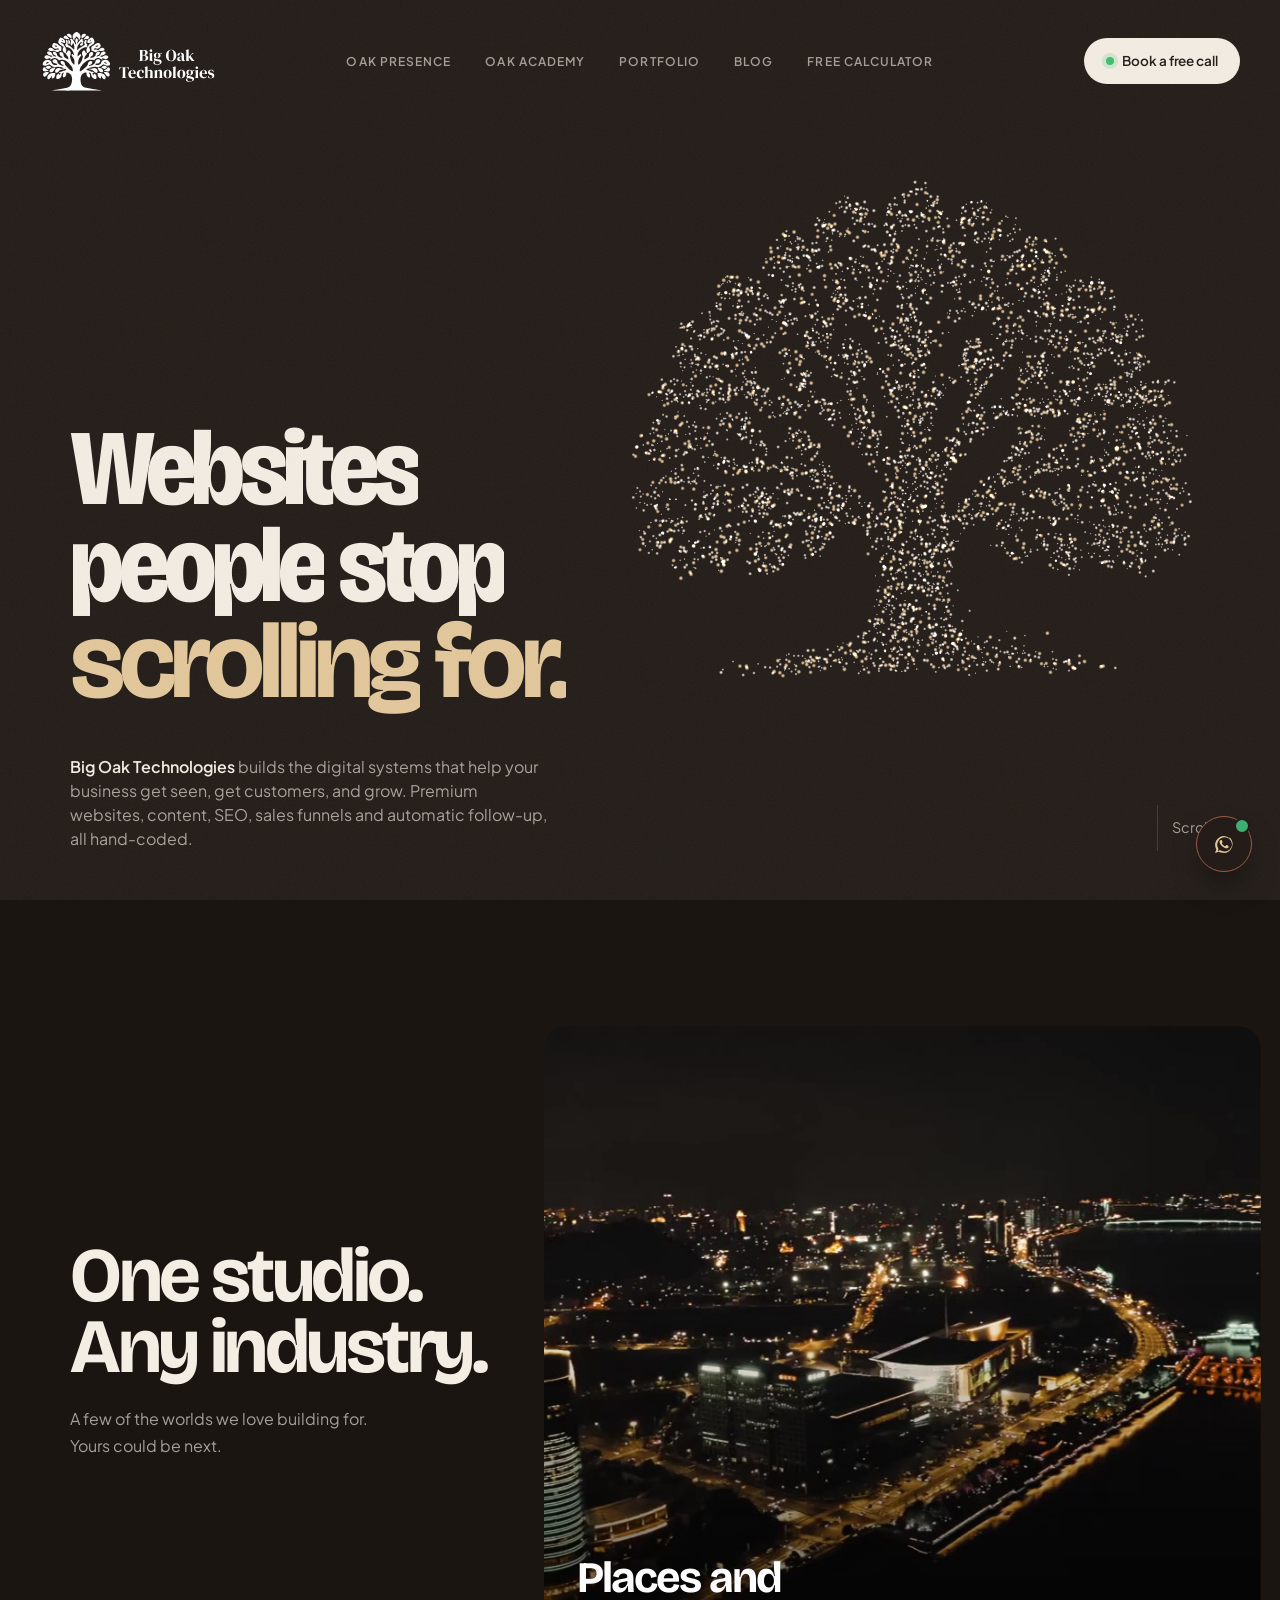
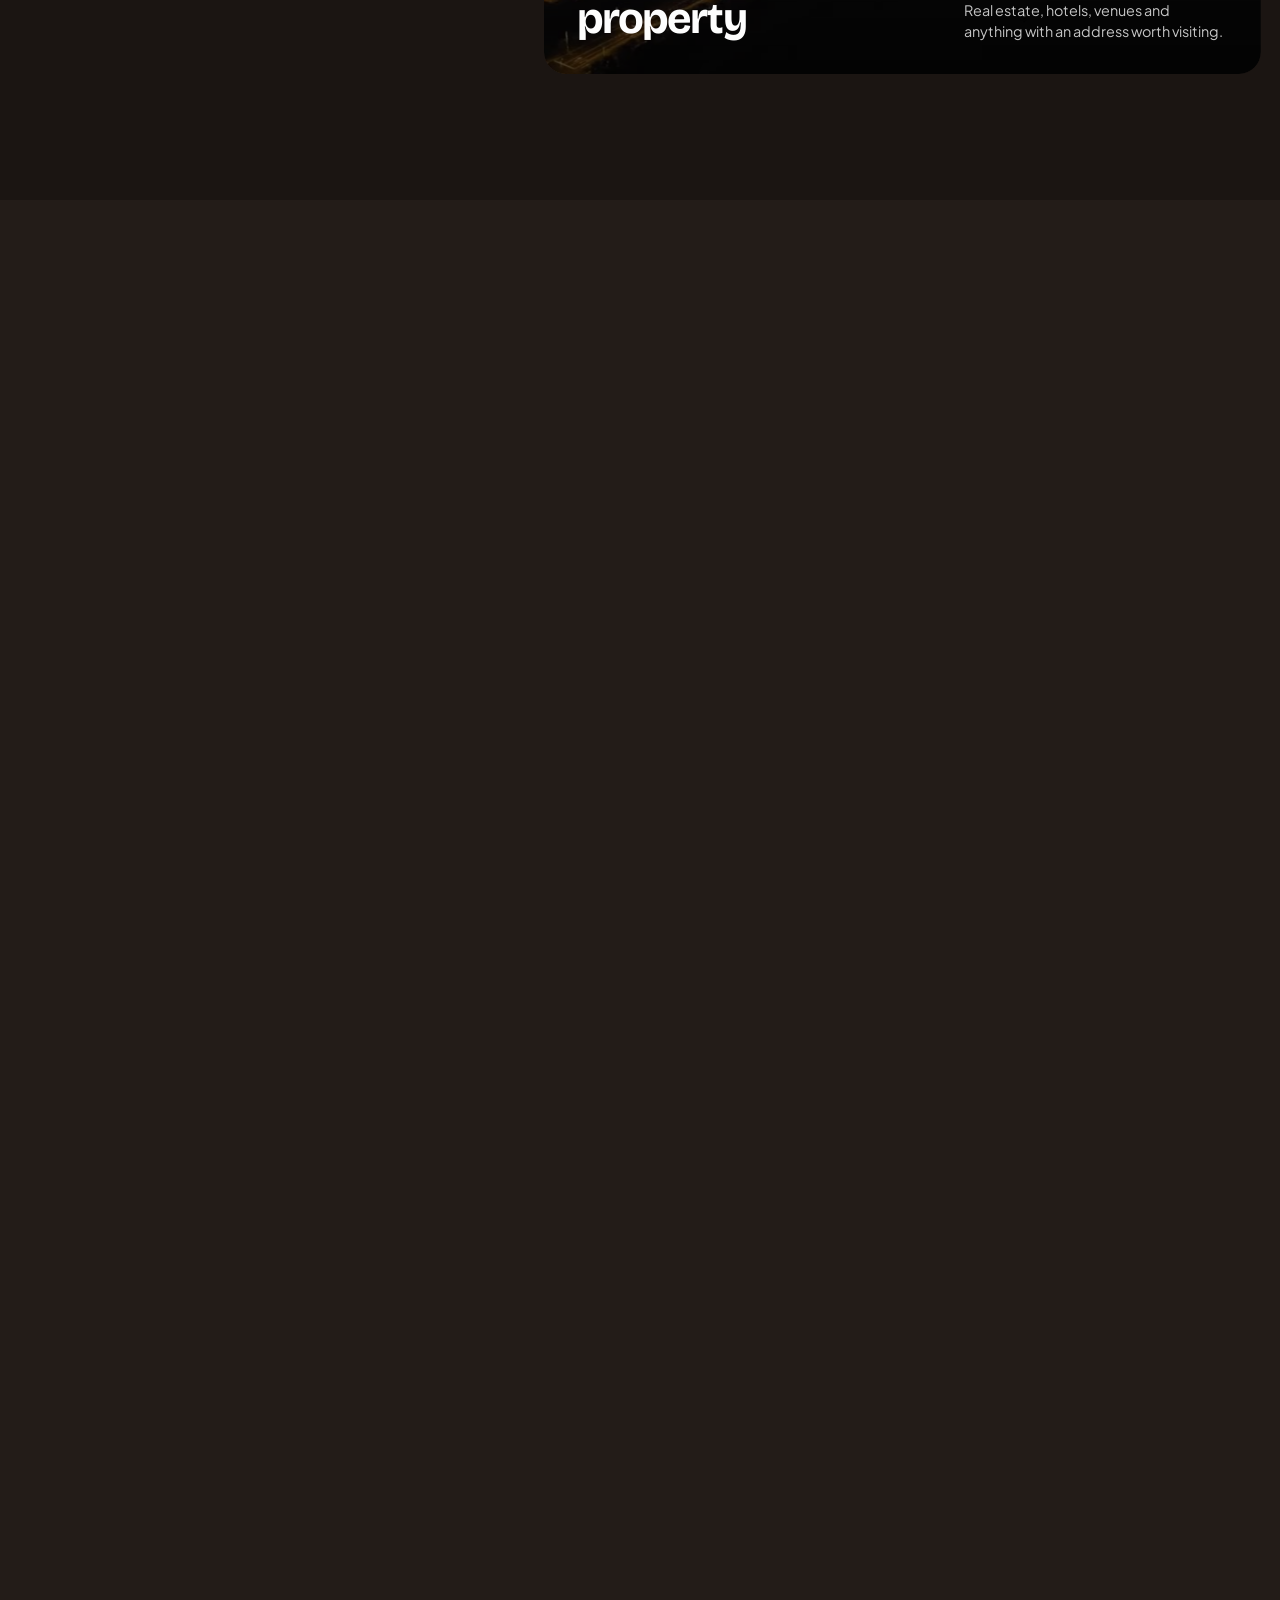
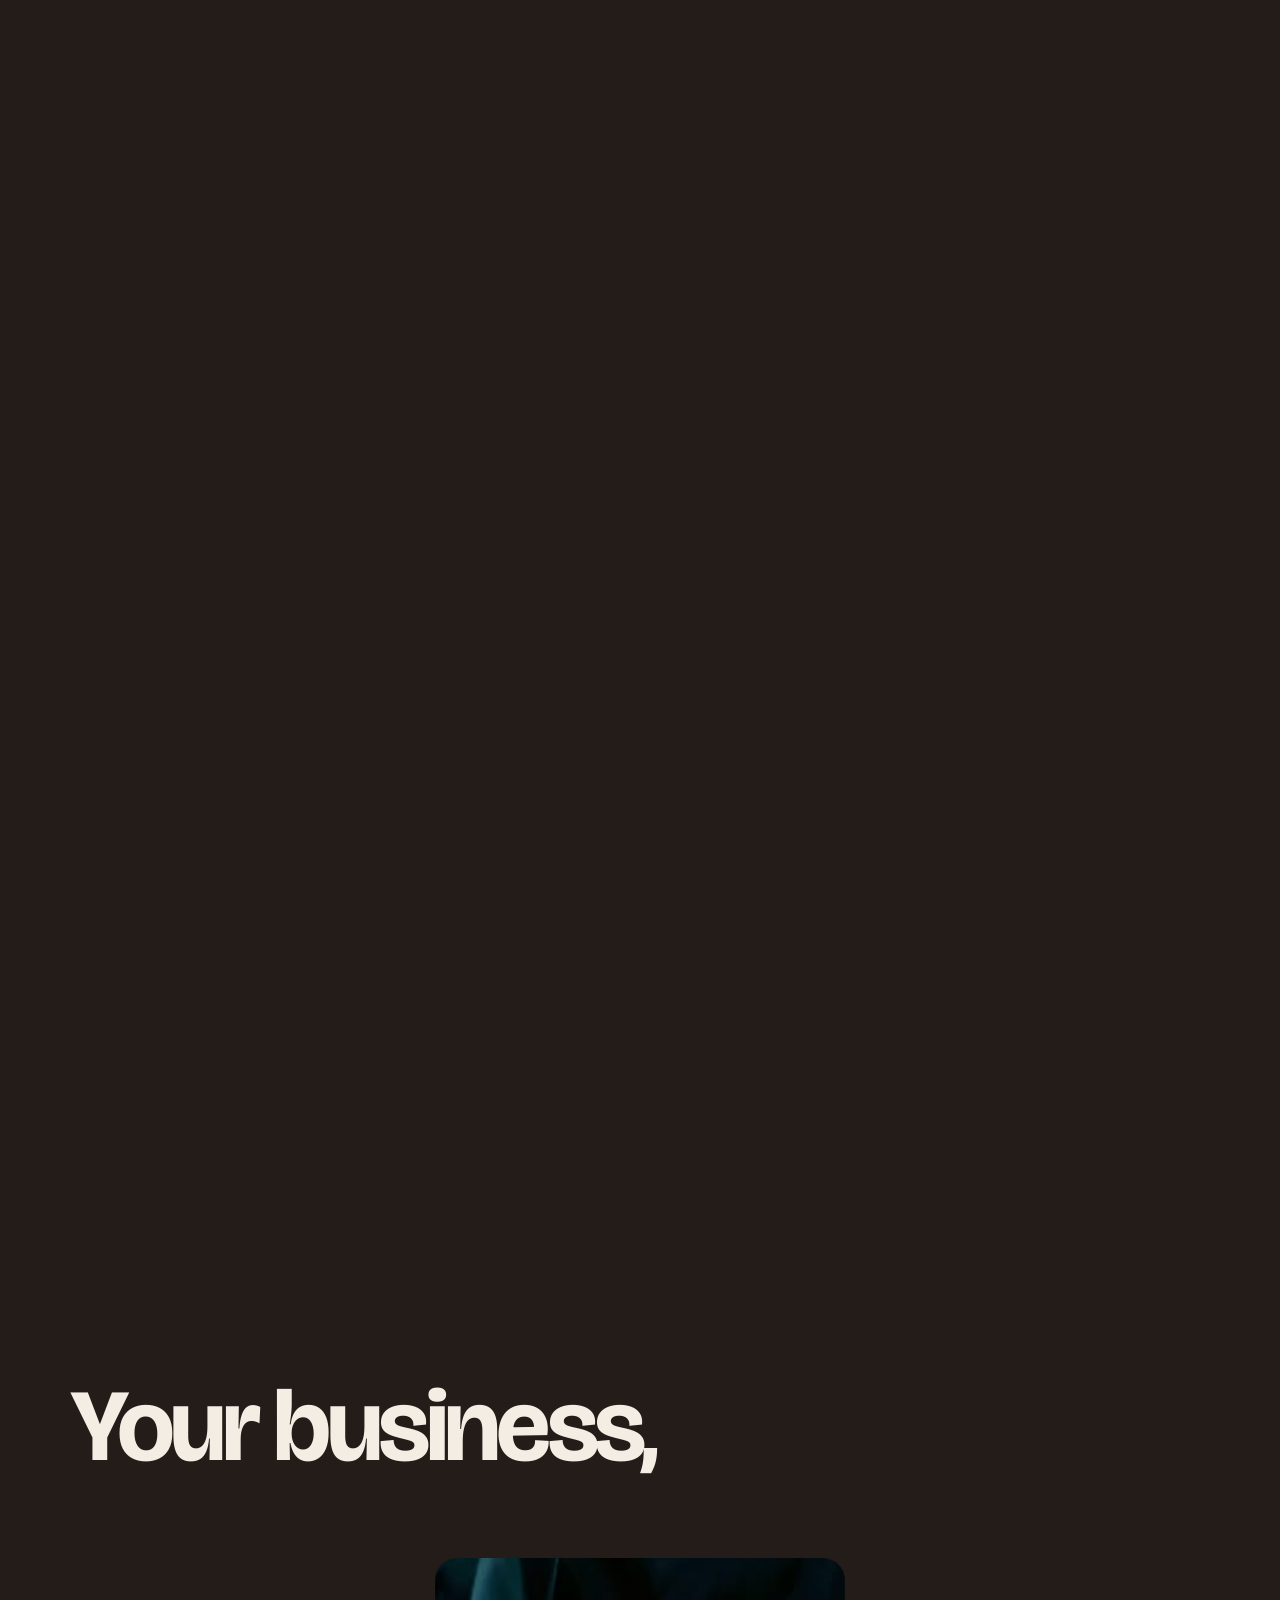
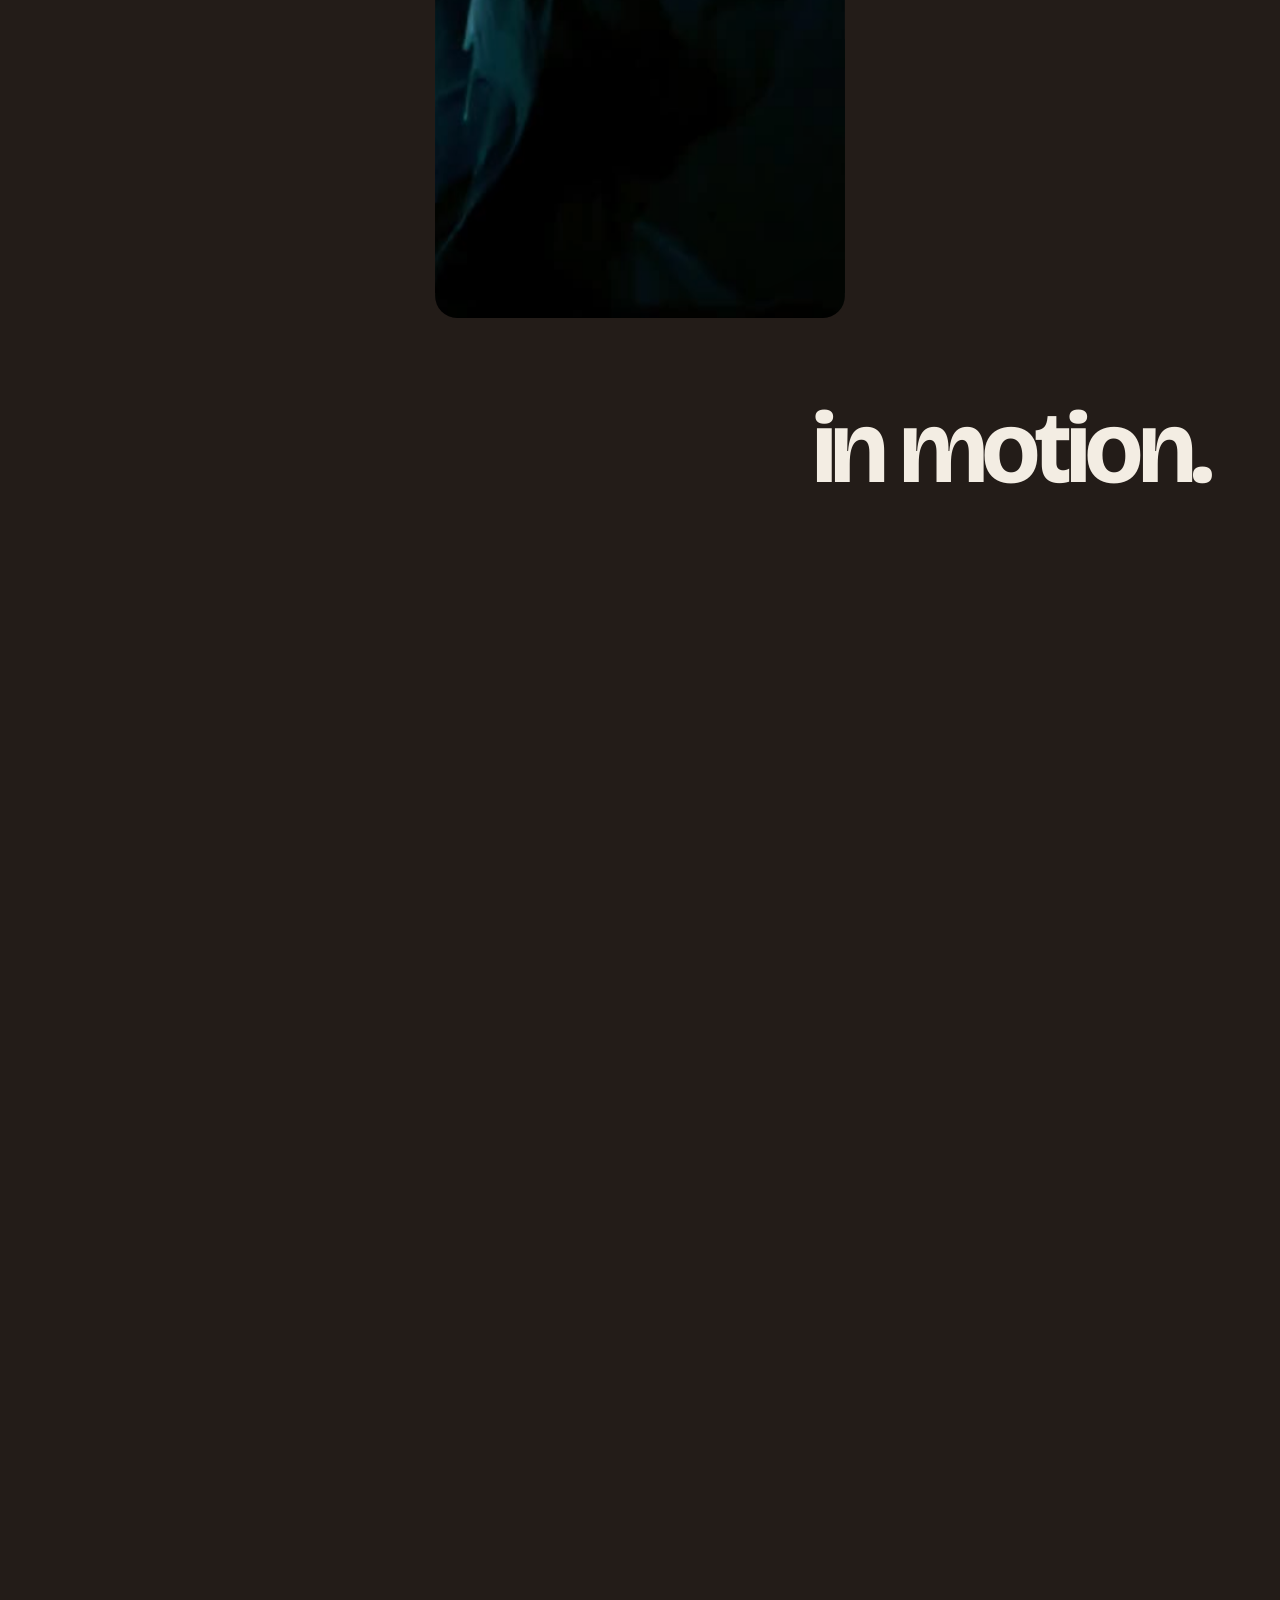
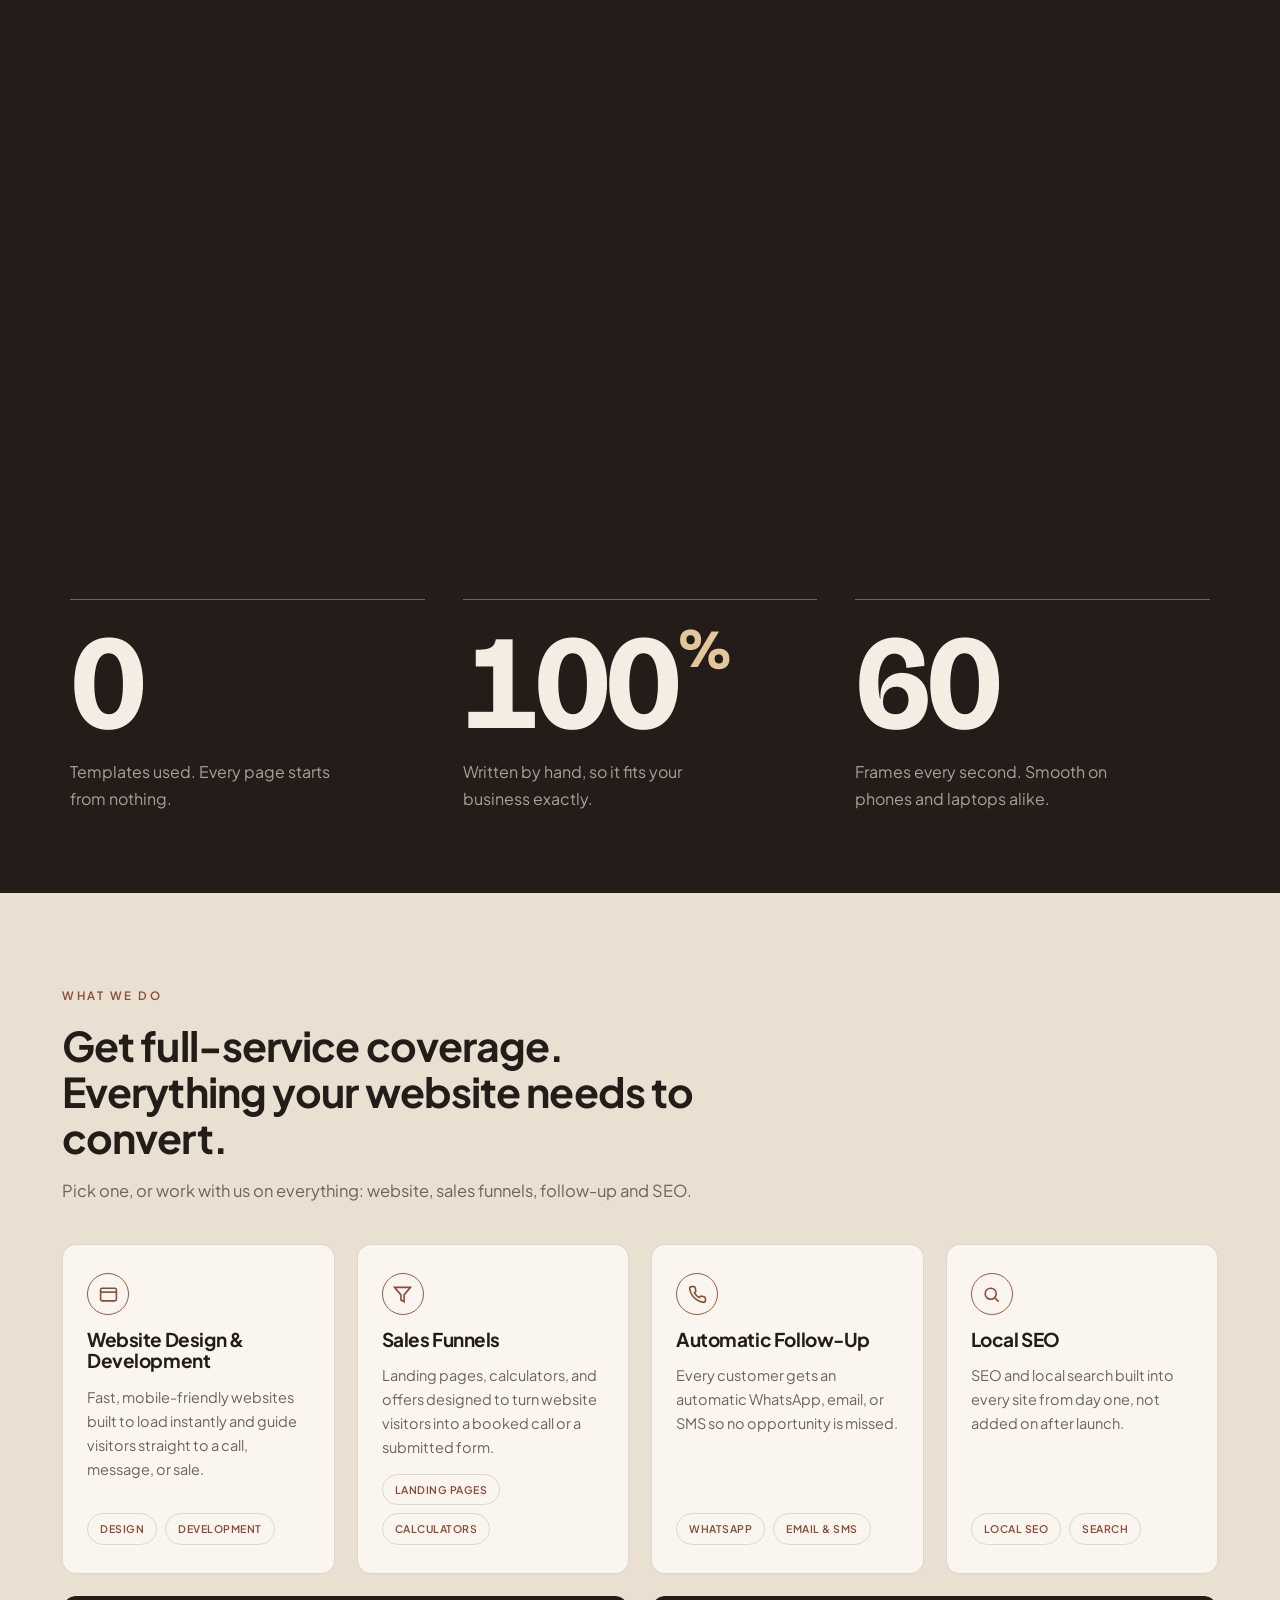
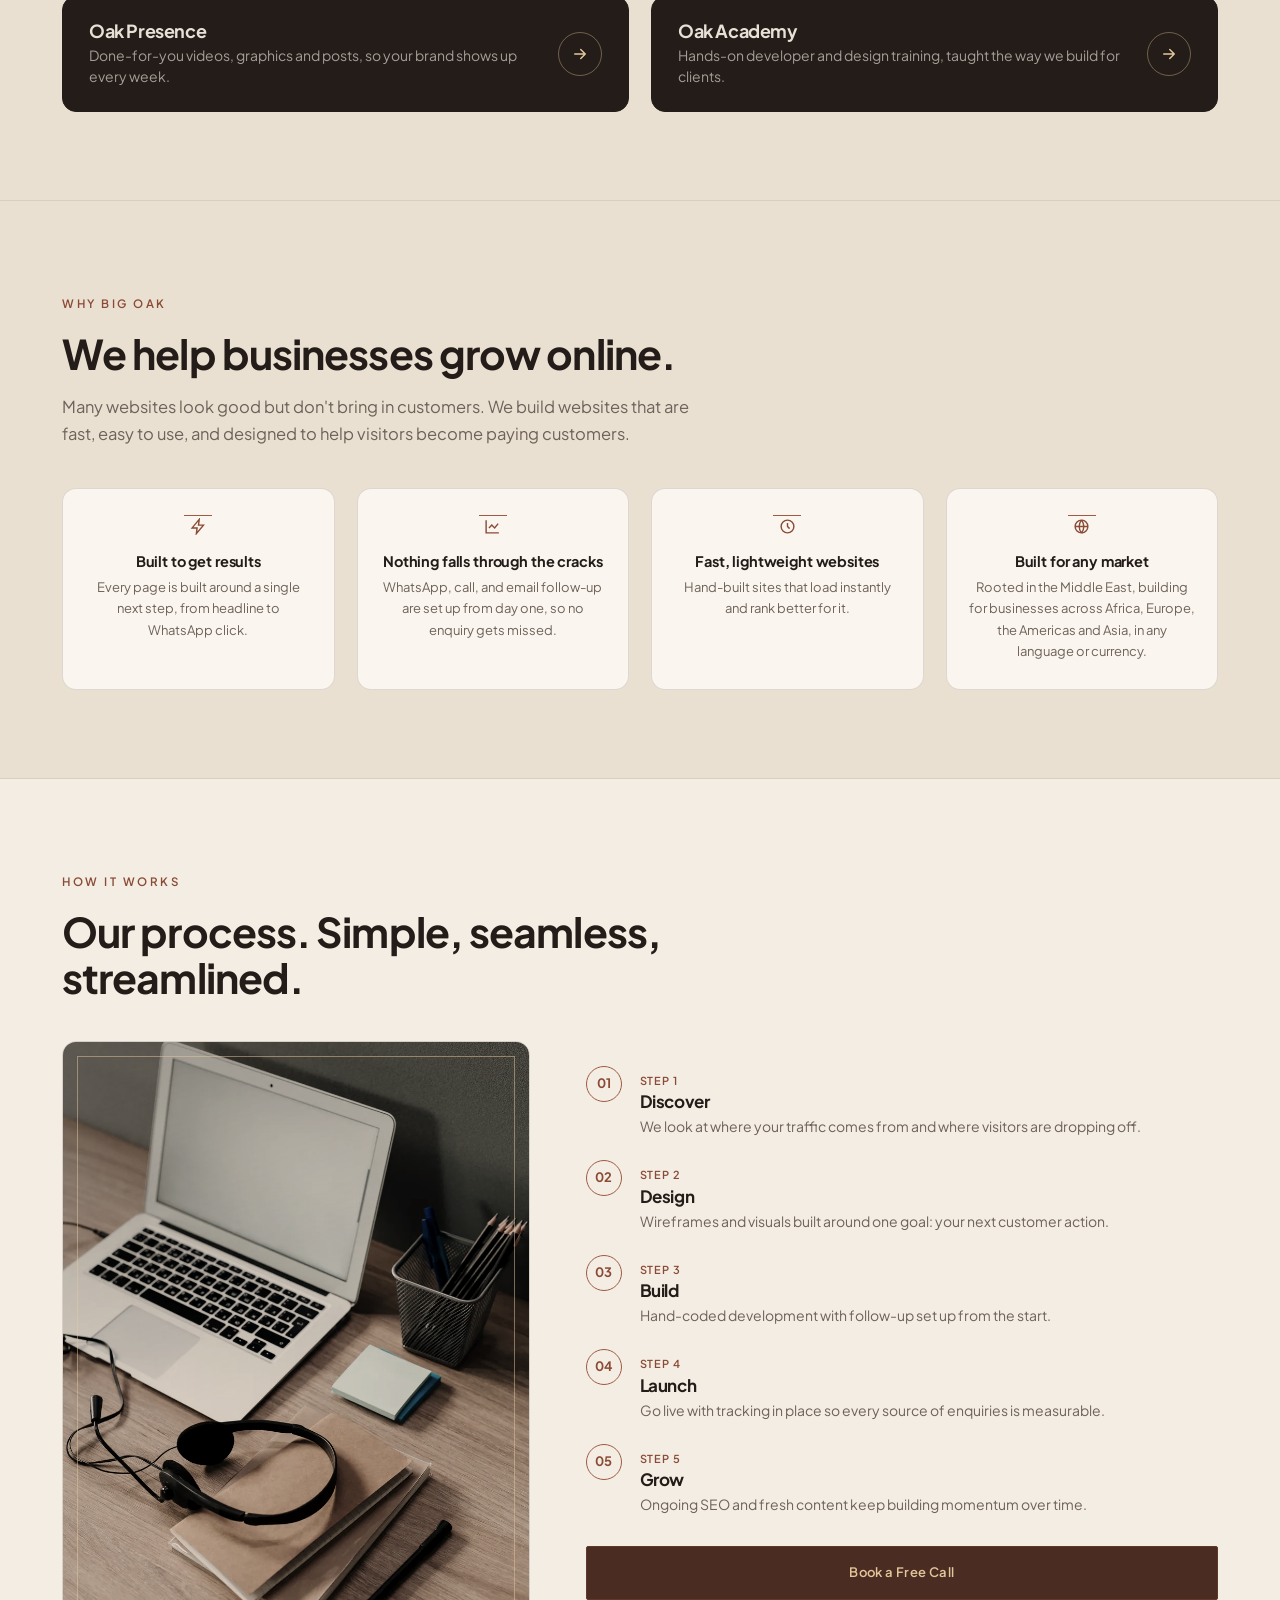
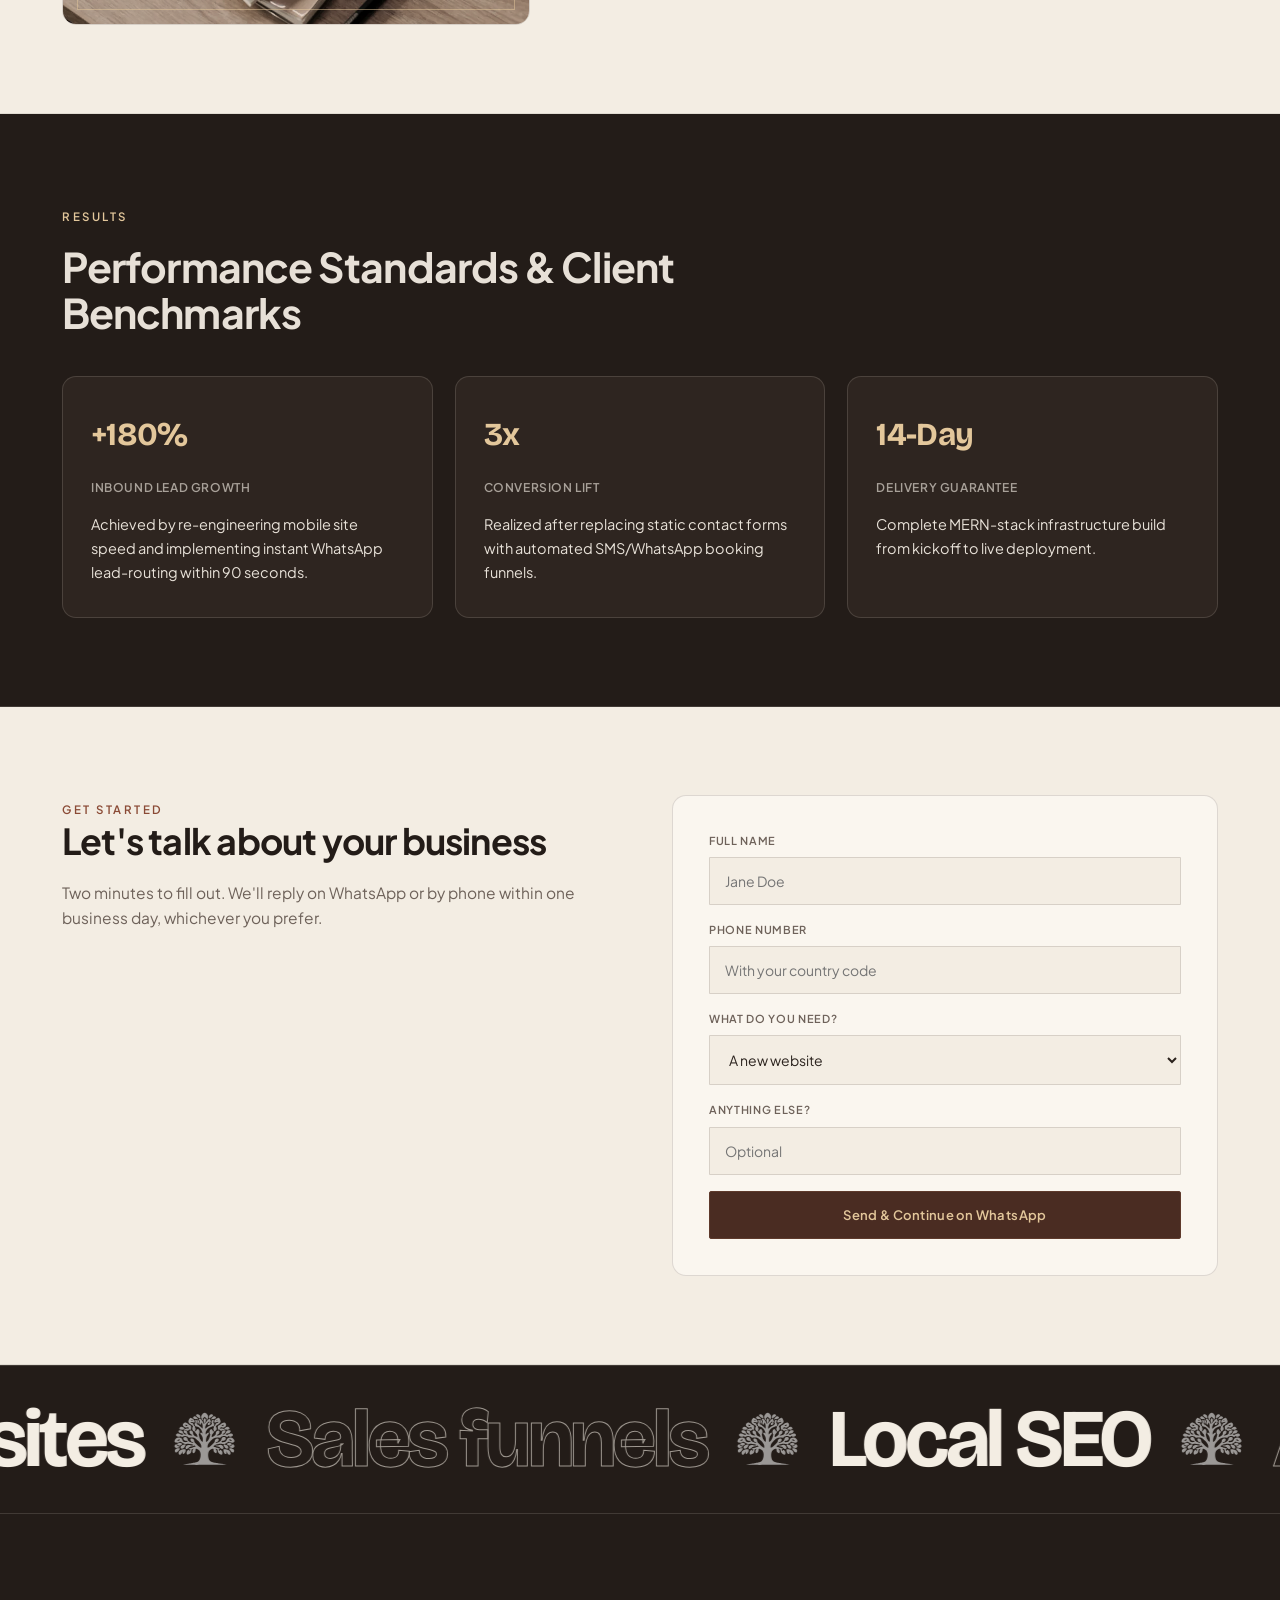
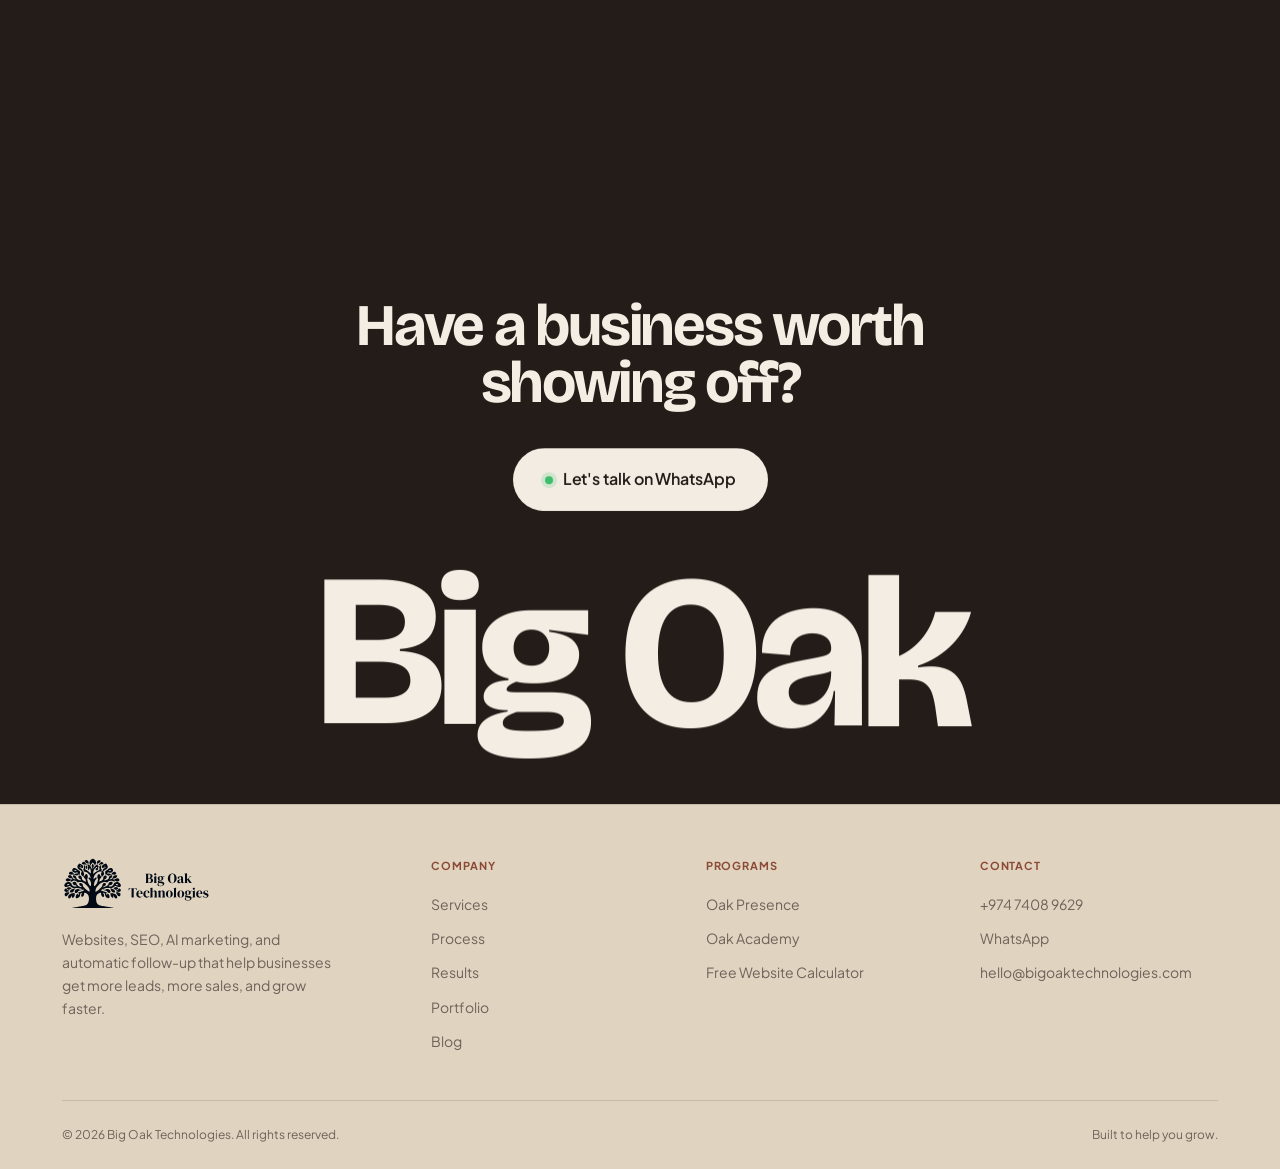
<file: index.html>
<!DOCTYPE html>
<html lang="en">
<head>
<meta charset="UTF-8">
<meta name="viewport" content="width=device-width, initial-scale=1.0">
<title>Big Oak Technologies | Digital Systems That Help Your Business Grow</title>
<meta name="description" content="Big Oak Technologies builds websites, content, SEO, sales funnels, and automatic follow-up systems that help businesses on every continent attract more customers and grow.">
<meta name="robots" content="index, follow">
<link rel="canonical" href="https://www.bigoaktechnologies.com/index.html">

<!-- Open Graph / social preview -->
<meta property="og:type" content="website">
<meta property="og:site_name" content="Big Oak Technologies">
<meta property="og:title" content="Big Oak Technologies | Digital Systems That Help Your Business Grow">
<meta property="og:description" content="Big Oak Technologies builds websites, content, SEO, sales funnels, and automatic follow-up systems that help businesses on every continent attract more customers and grow.">
<meta property="og:url" content="https://www.bigoaktechnologies.com/index.html">
<meta property="og:image" content="https://www.bigoaktechnologies.com/assets/img/share/og-image.jpg">
<meta property="og:image:secure_url" content="https://www.bigoaktechnologies.com/assets/img/share/og-image.jpg">
<meta property="og:image:type" content="image/jpeg">
<meta property="og:image:width" content="1200">
<meta property="og:image:height" content="630">
<meta property="og:image:alt" content="Big Oak Technologies logo">
<meta property="og:locale" content="en_US">

<meta name="twitter:card" content="summary_large_image">
<meta name="twitter:title" content="Big Oak Technologies | Digital Systems That Help Your Business Grow">
<meta name="twitter:description" content="Big Oak Technologies builds websites, content, SEO, sales funnels, and automatic follow-up systems that help businesses on every continent attract more customers and grow.">
<meta name="twitter:image" content="https://www.bigoaktechnologies.com/assets/img/share/og-image.jpg">
<meta name="twitter:image:alt" content="Big Oak Technologies logo">

<link rel="icon" href="favicon.ico" sizes="48x48">
<link rel="icon" type="image/png" sizes="96x96" href="assets/img/icons/icon-96.png">
<link rel="icon" type="image/png" sizes="192x192" href="assets/img/icons/icon-192.png">
<link rel="apple-touch-icon" sizes="180x180" href="assets/img/icons/apple-touch-icon.png">
<link rel="manifest" href="site.webmanifest">
<meta name="theme-color" content="#231C18">
<link rel="preload" href="assets/fonts/plus-jakarta-sans-var.woff2" as="font" type="font/woff2" crossorigin>
<link rel="preload" href="assets/fonts/bricolage-grotesque-var.woff2" as="font" type="font/woff2" crossorigin>
<link rel="stylesheet" href="assets/css/style.css">
<link rel="stylesheet" href="assets/css/reel.css">
<link rel="stylesheet" href="assets/css/home.css">
<script type="application/ld+json">
{
  "@context": "https://schema.org",
  "@type": "Organization",
  "name": "Big Oak Technologies",
  "url": "https://www.bigoaktechnologies.com/",
  "logo": "https://www.bigoaktechnologies.com/assets/img/logo-black-on-white.png",
  "image": "https://www.bigoaktechnologies.com/assets/img/share/og-image.jpg",
  "description": "Big Oak Technologies builds websites, content, SEO, sales funnels, and automatic follow-up systems that help businesses on every continent attract more customers and grow.",
  "areaServed": "Worldwide",
  "telephone": "+974-7408-9629",
  "sameAs": []
}
</script>
<script type="application/ld+json">
{
  "@context": "https://schema.org",
  "@type": "FAQPage",
  "mainEntity": [
    {
      "@type": "Question",
      "name": "What services does Big Oak Technologies offer?",
      "acceptedAnswer": {
        "@type": "Answer",
        "text": "Big Oak Technologies offers website design and development, sales funnels, lead-to-sale follow-up systems, local SEO and social media page management. It also runs Oak Presence, a done-for-you content service, and Oak Academy, a developer training and certification program."
      }
    },
    {
      "@type": "Question",
      "name": "Where does Big Oak Technologies work?",
      "acceptedAnswer": {
        "@type": "Answer",
        "text": "Wherever our clients are. The studio is rooted in the Middle East and works remotely with businesses across Africa, Europe, the Americas and Asia on website design, local SEO, and automated customer follow-up."
      }
    },
    {
      "@type": "Question",
      "name": "How does Big Oak Technologies help businesses get more customers?",
      "acceptedAnswer": {
        "@type": "Answer",
        "text": "Big Oak Technologies combines fast, conversion-focused website design with local SEO and automated WhatsApp, call, and email follow-up so fewer leads are missed."
      }
    },
    {
      "@type": "Question",
      "name": "What is the Revenue Opportunity Calculator?",
      "acceptedAnswer": {
        "@type": "Answer",
        "text": "The Revenue Opportunity Calculator is a free tool from Big Oak Technologies that estimates, in under 60 seconds, how much revenue a business could recover by improving its website, local SEO, and customer follow-up."
      }
    }
  ]
}
</script>
<script type="application/ld+json">
{
  "@context": "https://schema.org",
  "@type": "WebSite",
  "name": "Big Oak Technologies",
  "alternateName": "Big Oak Tech",
  "url": "https://www.bigoaktechnologies.com/",
  "publisher": {
    "@type": "Organization",
    "name": "Big Oak Technologies",
    "url": "https://www.bigoaktechnologies.com/",
    "logo": {
      "@type": "ImageObject",
      "url": "https://www.bigoaktechnologies.com/assets/img/logo-black-on-white.png",
      "width": 1629,
      "height": 724
    }
  }
}
</script>
</head>
<body id="top" class="r-home r-loading">

<canvas id="r-gl" aria-hidden="true"></canvas>
<div class="r-grain" aria-hidden="true"></div>
<div class="r-loader" aria-hidden="true">
  <div class="r-loader-half top"></div><div class="r-loader-half bottom"></div>
  <img class="r-loader-mark" src="assets/img/tree-mark.svg" alt="">
  <div class="r-loader-count">0</div><div class="r-loader-bar"></div>
</div>

<div class="floating-nav" id="floatingNav">
  <a href="#top" class="floating-nav-brand">
    <img src="assets/img/logo-white.svg" alt="Big Oak Technologies">
  </a>
  <div class="floating-nav-links" id="floatingNavLinks">
    <a href="presence.html">Oak Presence</a>
    <a href="academy.html">Oak Academy</a>
    <a href="portfolio.html">Portfolio</a>
    <a href="blog/index.html">Blog</a>
    <a href="calculator.html">Free Website</a>
  </div>
  <a href="https://wa.me/97474089629?text=Hi%20Big%20Oak%20Technologies%2C%20I%27d%20like%20to%20book%20a%20free%20call." target="_blank" rel="noopener" class="btn-call floating-nav-cta"><span class="btn-call-dot"></span>Book a free call</a>
  <button class="floating-nav-toggle" aria-label="Open menu" aria-expanded="false" aria-controls="floatingNavLinks">
    <svg viewBox="0 0 24 24" fill="none" stroke="currentColor" stroke-width="2"><path d="M4 7h16M4 12h16M4 17h16"/></svg>
  </button>
</div>



<main class="home-main">
<div class="reel">

<!-- ===================== HERO ===================== -->
<section class="r-sec r-hero" id="heroSection" data-stop>
  <div class="top-nav">
    <a href="#top" class="top-nav-logo"><img src="assets/img/logo-white.svg" alt="Big Oak Technologies"></a>
    <div class="top-nav-menu">
      <a href="presence.html">Oak Presence</a>
      <a href="academy.html">Oak Academy</a>
      <a href="portfolio.html">Portfolio</a>
      <a href="blog/index.html">Blog</a>
      <a href="calculator.html">Free Calculator</a>
    </div>
    <div class="top-nav-cta">
      <a href="https://wa.me/97474089629?text=Hi%20Big%20Oak%20Technologies%2C%20I%27d%20like%20to%20book%20a%20free%20call." target="_blank" rel="noopener" class="btn-call top-nav-call"><span class="btn-call-dot"></span>Book a free call</a>
      <button class="top-nav-toggle" aria-label="Open menu" aria-expanded="false">
        <svg viewBox="0 0 24 24" fill="none" stroke="currentColor" stroke-width="2"><path d="M4 7h16M4 12h16M4 17h16"/></svg>
      </button>
    </div>
  </div>
  <div class="top-nav-mobile-menu">
    <div class="top-nav-mobile-menu-actions">
      <a href="tel:+97474089629" class="btn btn-line on-ink btn-sm">Call Us</a>
      <a href="https://wa.me/97474089629?text=Hi%20Big%20Oak%20Technologies%2C%20I%27d%20like%20to%20talk%20about%20growing%20my%20leads." target="_blank" rel="noopener" class="btn btn-dark btn-sm">WhatsApp</a>
    </div>
    <a href="presence.html">Oak Presence</a>
    <a href="academy.html">Oak Academy</a>
    <a href="portfolio.html">Portfolio</a>
    <a href="blog/index.html">Blog</a>
    <a href="calculator.html">Free Calculator</a>
  </div>
  <div class="r-slot r-hero-slot" aria-hidden="true"></div>
  <h1 aria-label="Websites people stop scrolling for.">
    <span class="r-mask"><span>Websites</span></span>
    <span class="r-mask"><span>people</span></span>
    <span class="r-mask"><span>stop</span></span>
    <span class="r-mask"><span>scrolling</span></span>
    <span class="r-mask"><span>for.</span></span>
  </h1>
  <div class="r-hero-foot r-hero-reveal">
    <p><strong>Big Oak Technologies</strong> builds the digital systems that help your business get seen, get customers, and grow. Premium websites, content, SEO, sales funnels and automatic follow-up, all hand-coded.</p>
    <div class="r-cue"><i></i>Scroll</div>
  </div>
</section>

<!-- ===================== WORK (horizontal) ===================== -->
<section class="r-sec r-work" data-stop>
  <div class="r-track">
    <div class="r-work-intro"><h2>One studio. Any industry.</h2><p>A few of the worlds we love building for. Yours could be next.</p></div>
    <figure class="r-panel"><video data-src="assets/video/reel/video-2.mp4" poster="assets/video/reel/poster-2.jpg" muted loop playsinline preload="none"></video>
      <figcaption><h3>Places and property</h3><p>Real estate, hotels, venues and anything with an address worth visiting.</p></figcaption></figure>
    <figure class="r-panel"><video data-src="assets/video/reel/video-3.mp4" poster="assets/video/reel/poster-3.jpg" muted loop playsinline preload="none"></video>
      <figcaption><h3>Brands and identity</h3><p>Launches, rebrands and campaigns that need to look unmistakable.</p></figcaption></figure>
    <figure class="r-panel"><video data-src="assets/video/reel/video-4.mp4" poster="assets/video/reel/poster-4.jpg" muted loop playsinline preload="none"></video>
      <figcaption><h3>Products and craft</h3><p>Shops, makers and online stores where every detail sells.</p></figcaption></figure>
    <figure class="r-panel"><video data-src="assets/video/reel/video-5.mp4" poster="assets/video/reel/poster-5.jpg" muted loop playsinline preload="none"></video>
      <figcaption><h3>Travel and lifestyle</h3><p>Tourism, fitness and experiences people want to be part of.</p></figcaption></figure>
    <div class="r-work-end"><p>Every one of them built from a blank page.</p></div>
  </div>
</section>

<!-- ===================== EXPAND ===================== -->
<section class="r-sec r-expand" data-stop>
  <div class="r-expand-words" aria-hidden="true"><span>Your business,</span><span>in motion.</span></div>
  <div class="r-expand-media"><video data-src="assets/video/reel/video-1.mp4" poster="assets/video/reel/poster-1.jpg" muted loop playsinline preload="none"></video></div>
  <div class="r-expand-copy"><h2>Your business, in motion.</h2><p>Design that stops the scroll, on a site that still loads in a blink.</p></div>
</section>

<!-- ===================== STATS ===================== -->
<section class="r-sec r-stats" data-stop>
  <div class="r-stats-grid">
    <div class="r-stat"><span class="r-num" data-count="0"></span><p>Templates used. Every page starts from nothing.</p></div>
    <div class="r-stat"><span class="r-num" data-count="100" data-suffix="%"></span><p>Written by hand, so it fits your business exactly.</p></div>
    <div class="r-stat"><span class="r-num" data-count="60"></span><p>Frames every second. Smooth on phones and laptops alike.</p></div>
  </div>
</section>

</div><!-- /reel -->

<!-- ===================== SERVICES ===================== -->
<section class="services rc-services" id="services" data-reel-end>
  <div class="wrap">
    <div class="section-head reveal">
      <span class="eyebrow">What we do</span>
      <h2>Get full-service coverage.<br>Everything your website needs to convert.</h2>
      <p>Pick one, or work with us on everything: website, sales funnels, follow-up and SEO.</p>
    </div>
    <div class="rc-service-cards">
      <div class="rc-service-card reveal">
        <div class="rc-service-icon"><svg viewBox="0 0 24 24" fill="none" stroke-width="2"><rect x="2" y="4" width="20" height="16" rx="2"/><path d="M2 9h20"/></svg></div>
        <h3>Website Design &amp; Development</h3>
        <p>Fast, mobile-friendly websites built to load instantly and guide visitors straight to a call, message, or sale.</p>
        <div class="rc-tag-row"><span class="rc-tag">Design</span><span class="rc-tag">Development</span></div>
      </div>
      <div class="rc-service-card reveal">
        <div class="rc-service-icon"><svg viewBox="0 0 24 24" fill="none" stroke-width="2"><path d="M22 3H2l8 9.46V19l4 2v-8.54L22 3z"/></svg></div>
        <h3>Sales Funnels</h3>
        <p>Landing pages, calculators, and offers designed to turn website visitors into a booked call or a submitted form.</p>
        <div class="rc-tag-row"><span class="rc-tag">Landing Pages</span><span class="rc-tag">Calculators</span></div>
      </div>
      <div class="rc-service-card reveal">
        <div class="rc-service-icon"><svg viewBox="0 0 24 24" fill="none" stroke-width="2"><path d="M22 16.92v3a2 2 0 0 1-2.18 2 19.79 19.79 0 0 1-8.63-3.07 19.5 19.5 0 0 1-6-6 19.79 19.79 0 0 1-3.07-8.67A2 2 0 0 1 4.11 2h3a2 2 0 0 1 2 1.72c.127.96.361 1.903.7 2.81a2 2 0 0 1-.45 2.11L8.09 9.91a16 16 0 0 0 6 6l1.27-1.27a2 2 0 0 1 2.11-.45c.907.339 1.85.573 2.81.7A2 2 0 0 1 22 16.92z"/></svg></div>
        <h3>Automatic Follow-Up</h3>
        <p>Every customer gets an automatic WhatsApp, email, or SMS so no opportunity is missed.</p>
        <div class="rc-tag-row"><span class="rc-tag">WhatsApp</span><span class="rc-tag">Email &amp; SMS</span></div>
      </div>
      <div class="rc-service-card reveal">
        <div class="rc-service-icon"><svg viewBox="0 0 24 24" fill="none" stroke-width="2"><circle cx="11" cy="11" r="7"/><path d="m21 21-4.35-4.35"/></svg></div>
        <h3>Local SEO</h3>
        <p>SEO and local search built into every site from day one, not added on after launch.</p>
        <div class="rc-tag-row"><span class="rc-tag">Local SEO</span><span class="rc-tag">Search</span></div>
      </div>
    </div>
    <div class="rc-more">
      <a class="rc-more-card reveal" href="presence.html">
        <div><h3>Oak Presence</h3><p>Done-for-you videos, graphics and posts, so your brand shows up every week.</p></div>
        <span class="rc-more-go" aria-hidden="true"><svg viewBox="0 0 24 24" fill="none" stroke="currentColor" stroke-width="2" stroke-linecap="round" stroke-linejoin="round"><path d="M5 12h14M13 6l6 6-6 6"/></svg></span>
      </a>
      <a class="rc-more-card reveal" href="academy.html">
        <div><h3>Oak Academy</h3><p>Hands-on developer and design training, taught the way we build for clients.</p></div>
        <span class="rc-more-go" aria-hidden="true"><svg viewBox="0 0 24 24" fill="none" stroke="currentColor" stroke-width="2" stroke-linecap="round" stroke-linejoin="round"><path d="M5 12h14M13 6l6 6-6 6"/></svg></span>
      </a>
    </div>
  </div>
</section>

<!-- ===================== VALUES ROW ===================== -->
<section class="rc-values">
  <div class="wrap">
    <div class="section-head reveal">
      <span class="eyebrow">Why Big Oak</span>
      <h2>We help businesses grow online.</h2>
      <p>Many websites look good but don't bring in customers. We build websites that are fast, easy to use, and designed to help visitors become paying customers.</p>
    </div>
    <div class="rc-values-grid">
      <div class="rc-value-card reveal">
        <div class="rc-value-icon"><svg viewBox="0 0 24 24" fill="none" stroke-width="2"><path d="M13 2 3 14h7l-1 8 10-12h-7l1-8z"/></svg></div>
        <h4>Built to get results</h4>
        <p>Every page is built around a single next step, from headline to WhatsApp click.</p>
      </div>
      <div class="rc-value-card reveal">
        <div class="rc-value-icon"><svg viewBox="0 0 24 24" fill="none" stroke-width="2"><path d="M3 3v18h18M7 14l4-4 4 4 5-6"/></svg></div>
        <h4>Nothing falls through the cracks</h4>
        <p>WhatsApp, call, and email follow-up are set up from day one, so no enquiry gets missed.</p>
      </div>
      <div class="rc-value-card reveal">
        <div class="rc-value-icon"><svg viewBox="0 0 24 24" fill="none" stroke-width="2"><circle cx="12" cy="12" r="9"/><path d="M12 7v5l3 3"/></svg></div>
        <h4>Fast, lightweight websites</h4>
        <p>Hand-built sites that load instantly and rank better for it.</p>
      </div>
      <div class="rc-value-card reveal">
        <div class="rc-value-icon"><svg viewBox="0 0 24 24" fill="none" stroke-width="2"><circle cx="12" cy="12" r="9"/><path d="M3 12h18M12 3a14 14 0 0 1 0 18M12 3a14 14 0 0 0 0 18"/></svg></div>
        <h4>Built for any market</h4>
        <p>Rooted in the Middle East, building for businesses across Africa, Europe, the Americas and Asia, in any language or currency.</p>
      </div>
    </div>
  </div>
</section>

<!-- ===================== PROCESS ===================== -->
<section class="rc-process" id="process">
  <div class="wrap">
    <div class="section-head reveal">
      <span class="eyebrow">How it works</span>
      <h2>Our process. Simple, seamless, streamlined.</h2>
    </div>
    <div class="rc-process-layout">
      <div class="rc-process-image" aria-hidden="true"><picture><source srcset="assets/img/process-image.webp" type="image/webp"><img src="assets/img/process-image.jpg" alt="" width="900" height="1350" loading="lazy" decoding="async"></picture></div>
      <div class="rc-steps">
        <div class="rc-step reveal">
          <div class="rc-step-dot">01</div>
          <div><span class="rc-step-label">Step 1</span><h4>Discover</h4><p>We look at where your traffic comes from and where visitors are dropping off.</p></div>
        </div>
        <div class="rc-step reveal">
          <div class="rc-step-dot">02</div>
          <div><span class="rc-step-label">Step 2</span><h4>Design</h4><p>Wireframes and visuals built around one goal: your next customer action.</p></div>
        </div>
        <div class="rc-step reveal">
          <div class="rc-step-dot">03</div>
          <div><span class="rc-step-label">Step 3</span><h4>Build</h4><p>Hand-coded development with follow-up set up from the start.</p></div>
        </div>
        <div class="rc-step reveal">
          <div class="rc-step-dot">04</div>
          <div><span class="rc-step-label">Step 4</span><h4>Launch</h4><p>Go live with tracking in place so every source of enquiries is measurable.</p></div>
        </div>
        <div class="rc-step reveal">
          <div class="rc-step-dot">05</div>
          <div><span class="rc-step-label">Step 5</span><h4>Grow</h4><p>Ongoing SEO and fresh content keep building momentum over time.</p></div>
        </div>
        <a href="https://wa.me/97474089629?text=Hi%20Big%20Oak%20Technologies%2C%20I%27d%20like%20to%20schedule%20a%20call." target="_blank" rel="noopener" class="btn btn-primary">Book a Free Call</a>
      </div>
    </div>
  </div>
</section>

<!-- ===================== TESTIMONIALS ===================== -->
<section class="testimonials rc-results" id="results">
  <div class="wrap">
    <div class="section-head reveal">
      <span class="eyebrow on-ink">Results</span>
      <h2>Performance Standards &amp; Client Benchmarks</h2>
    </div>
    <div class="t-grid">
      <div class="t-card reveal">
        <div class="t-metric">+180%</div>
        <div class="t-person">Inbound Lead Growth</div>
        <p class="t-quote">Achieved by re-engineering mobile site speed and implementing instant WhatsApp lead-routing within 90 seconds.</p>
      </div>
      <div class="t-card reveal">
        <div class="t-metric">3x</div>
        <div class="t-person">Conversion Lift</div>
        <p class="t-quote">Realized after replacing static contact forms with automated SMS/WhatsApp booking funnels.</p>
      </div>
      <div class="t-card reveal">
        <div class="t-metric">14-Day</div>
        <div class="t-person">Delivery Guarantee</div>
        <p class="t-quote">Complete MERN-stack infrastructure build from kickoff to live deployment.</p>
      </div>
    </div>
  </div>
</section>

<!-- ===================== FINAL CTA + LEAD FORM ===================== -->
<section class="rc-lead" id="lead-form">
  <div class="wrap">
    <div class="split" style="align-items:start;">
      <div class="reveal">
        <span class="eyebrow">Get started</span>
        <h2>Let's talk about your business</h2>
        <p style="color:var(--muted); font-size:15.5px; margin-bottom:0;">Two minutes to fill out. We'll reply on WhatsApp or by phone within one business day, whichever you prefer.</p>
      </div>
      <form class="lead-form reveal" id="leadForm">
        <label for="name">Full name</label>
        <input type="text" id="name" required placeholder="Jane Doe">
        <label for="phone">Phone number</label>
        <input type="tel" id="phone" required placeholder="With your country code">
        <label for="service">What do you need?</label>
        <select id="service">
          <option>A new website</option>
          <option>A sales funnel</option>
          <option>Automatic follow-up</option>
          <option>SEO</option>
          <option>Oak Presence (AI + social)</option>
          <option>Oak Academy (training/certification)</option>
          <option>Not sure yet</option>
        </select>
        <label for="msg">Anything else?</label>
        <input type="text" id="msg" placeholder="Optional">
        <button type="submit" class="btn btn-primary btn-full">Send &amp; Continue on WhatsApp</button>
        <div class="form-status" id="formStatus">Thanks! Opening WhatsApp with your details...</div>
      </form>
    </div>
  </div>
</section>


<div class="reel">
<!-- ===================== MARQUEE ===================== -->
<section class="r-sec r-marquee" aria-label="What we do">
  <div class="r-mtrack"><div class="r-mgroup">
    <span>Websites</span><img src="assets/img/tree-mark.svg" alt="">
    <span class="r-soft">Sales funnels</span><img src="assets/img/tree-mark.svg" alt="">
    <span>Local SEO</span><img src="assets/img/tree-mark.svg" alt="">
    <span class="r-soft">Automatic follow-up</span><img src="assets/img/tree-mark.svg" alt="">
    <span>Brand content</span><img src="assets/img/tree-mark.svg" alt="">
    <span class="r-soft">Online stores</span><img src="assets/img/tree-mark.svg" alt="">
  </div></div>
</section>

<!-- ===================== FINALE ===================== -->
<section class="r-sec r-cta" data-stop>
  <div class="r-cta-inner">
    <div class="r-slot r-cta-slot" aria-hidden="true"></div>
    <h2>Have a business worth showing off?</h2>
    <a class="r-pill r-magnetic r-cta-btn" href="https://wa.me/97474089629?text=Hi%20Big%20Oak%20Technologies%2C%20I%27d%20like%20to%20book%20a%20free%20call." target="_blank" rel="noopener"><span class="r-dot"></span>Let's talk on WhatsApp</a>
  </div>
  <div class="r-bigword" aria-hidden="true"><span>B</span><span>i</span><span>g</span><span>&nbsp;</span><span>O</span><span>a</span><span>k</span></div>
</section>
</div><!-- /reel -->
</main>

<!-- ===================== FOOTER ===================== -->
<footer class="rc-footer">
  <div class="wrap">
    <div class="footer-grid">
      <div>
        <div class="footer-brand"><img src="assets/img/logo-black.svg" alt="Big Oak Technologies"></div>
        <p style="font-size:14px; max-width:280px;">Websites, SEO, AI marketing, and automatic follow-up that help businesses get more leads, more sales, and grow faster.</p>
      </div>
      <div>
        <h5>Company</h5>
        <ul>
          <li><a href="#services">Services</a></li>
          <li><a href="#process">Process</a></li>
          <li><a href="#results">Results</a></li>
          <li><a href="portfolio.html">Portfolio</a></li>
          <li><a href="blog/index.html">Blog</a></li>
        </ul>
      </div>
      <div>
        <h5>Programs</h5>
        <ul>
          <li><a href="presence.html">Oak Presence</a></li>
          <li><a href="academy.html">Oak Academy</a></li>
          <li><a href="calculator.html">Free Website Calculator</a></li>
        </ul>
      </div>
      <div>
        <h5>Contact</h5>
        <ul>
          <li><a href="tel:+97474089629">+974 7408 9629</a></li>
          <li><a href="https://wa.me/97474089629" target="_blank" rel="noopener">WhatsApp</a></li>
          <li><a href="mailto:hello@bigoaktechnologies.com">hello@bigoaktechnologies.com</a></li>
        </ul>
      </div>
    </div>
    <div class="footer-bottom">
      <span>© 2026 Big Oak Technologies. All rights reserved.</span>
      <span>Built to help you grow.</span>
    </div>
  </div>
</footer>

<!-- ===================== FLOATING WHATSAPP ===================== -->
<a class="float-wa" href="https://wa.me/97474089629?text=Hi%20Big%20Oak%20Technologies%2C%20I%27d%20like%20to%20chat." target="_blank" rel="noopener" aria-label="Chat on WhatsApp">
  <svg viewBox="0 0 24 24"><path d="M17.6 6.32A8.86 8.86 0 0 0 12.05 4a8.94 8.94 0 0 0-7.75 13.4L3 21l3.72-1.24a8.9 8.9 0 0 0 4.31 1.1h.01a8.94 8.94 0 0 0 6.56-15.54zM12.05 19.4a7.4 7.4 0 0 1-3.78-1.04l-.27-.16-2.24.75.75-2.18-.17-.28a7.44 7.44 0 1 1 13.8-3.9 7.43 7.43 0 0 1-8.09 6.81zm4.08-5.56c-.22-.11-1.31-.65-1.51-.72-.2-.07-.35-.11-.5.11-.15.22-.57.72-.7.87-.13.15-.26.16-.48.05a6.1 6.1 0 0 1-1.79-1.1 6.7 6.7 0 0 1-1.24-1.54c-.13-.22 0-.34.1-.45.1-.1.22-.26.33-.39.11-.13.15-.22.22-.37.07-.15.04-.28-.02-.39-.06-.11-.5-1.2-.68-1.65-.18-.43-.36-.37-.5-.38h-.43c-.15 0-.39.06-.6.28-.2.22-.79.77-.79 1.87s.81 2.17.92 2.32c.11.15 1.6 2.44 3.87 3.42a13 13 0 0 0 1.29.48c.54.17 1.03.15 1.42.09.43-.06 1.31-.54 1.5-1.06.18-.52.18-.96.13-1.06-.06-.1-.2-.16-.42-.27z"/></svg>
</a>

<script>
window.REEL = {
  particleColors: ["#F3EDE3", "#E3C79B"],
  introSelector: ".r-hero .top-nav",
  loaderOncePerSession: true,
  demoSecondsPerScreen: 1.6,
  demoPause: 1.4
};
</script>
<script src="assets/js/main.js"></script>
<script src="assets/js/vendor/three.min.js"></script>
<script src="assets/js/vendor/gsap.min.js"></script>
<script src="assets/js/vendor/ScrollTrigger.min.js"></script>
<script src="assets/js/vendor/lenis.min.js"></script>
<script src="assets/js/tree-points.js"></script>
<script src="assets/js/reel.js"></script>
</body>
</html>
</file>
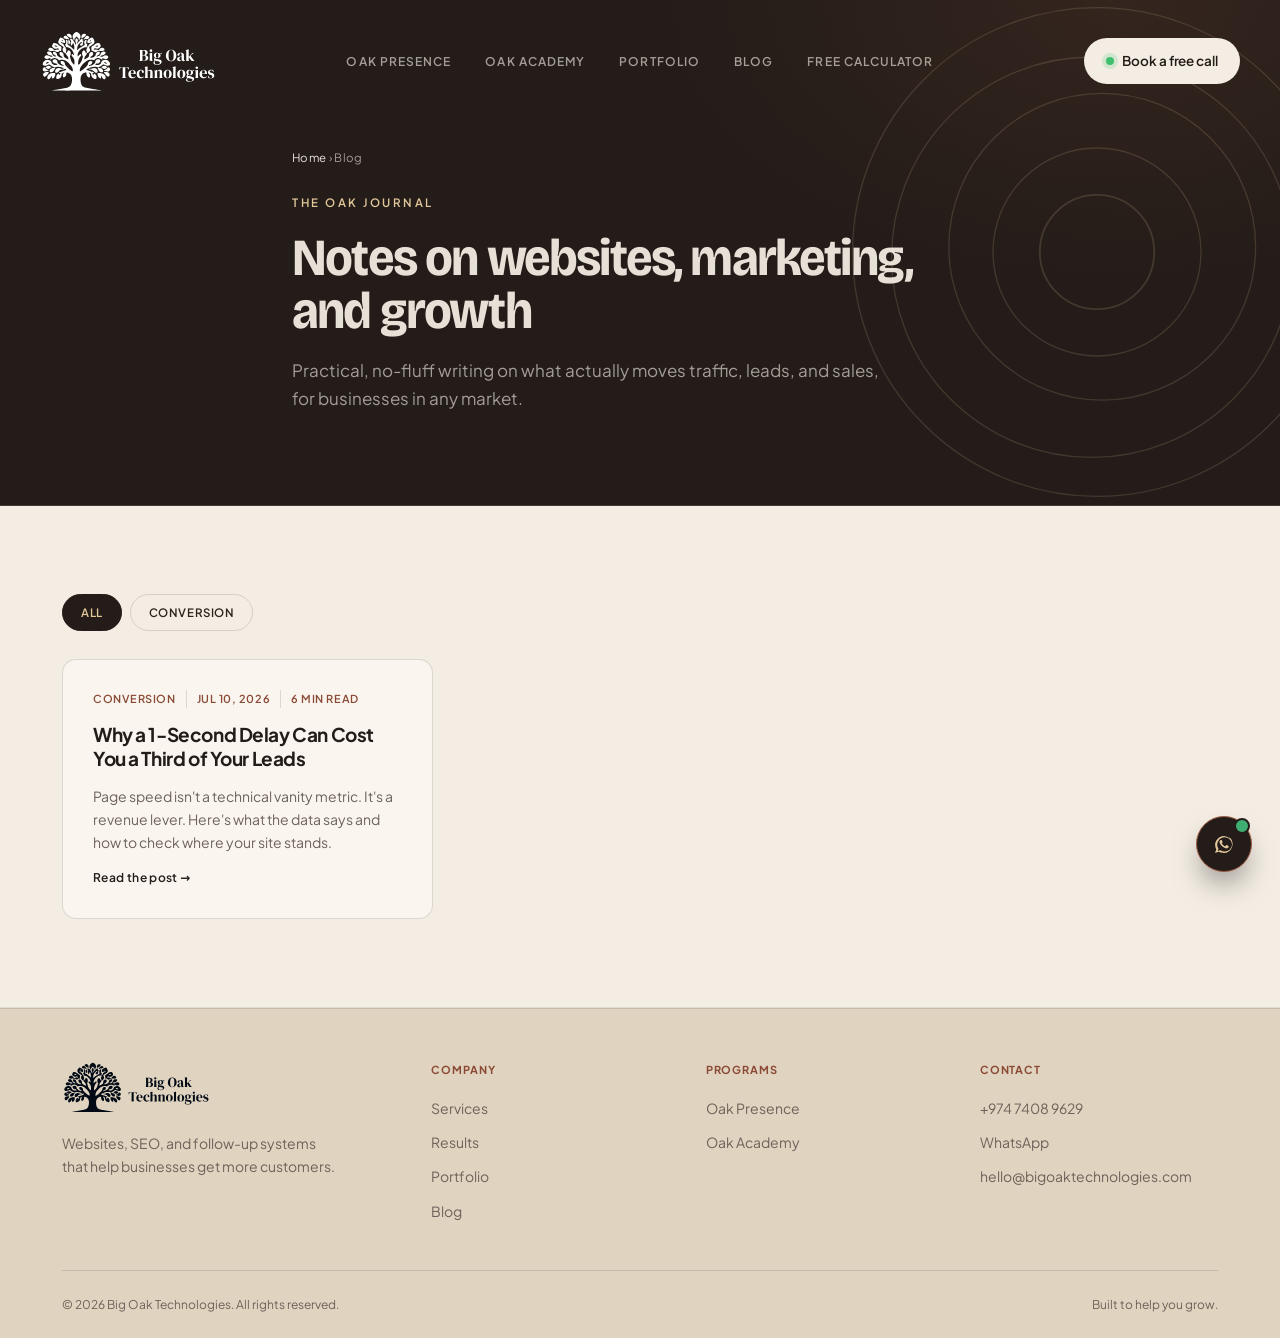
<file: blog/index.html>
<!DOCTYPE html>
<html lang="en">
<head>
<meta charset="UTF-8">
<meta name="viewport" content="width=device-width, initial-scale=1.0">
<title>Blog | Big Oak Technologies</title>
<meta name="description" content="Practical guides on websites, SEO, and follow-up systems that help businesses get more customers.">
<link rel="canonical" href="https://www.bigoaktechnologies.com/blog/index.html">
<meta property="og:type" content="website">
<meta property="og:site_name" content="Big Oak Technologies">
<meta property="og:title" content="Blog | Big Oak Technologies">
<meta property="og:description" content="Practical guides on websites, SEO, and follow-up systems that help businesses get more customers.">
<meta property="og:url" content="https://www.bigoaktechnologies.com/blog/index.html">
<meta property="og:image" content="https://www.bigoaktechnologies.com/assets/img/share/og-image.jpg">
<meta property="og:image:secure_url" content="https://www.bigoaktechnologies.com/assets/img/share/og-image.jpg">
<meta property="og:image:type" content="image/jpeg">
<meta property="og:image:width" content="1200">
<meta property="og:image:height" content="630">
<meta property="og:image:alt" content="Big Oak Technologies logo">
<meta property="og:locale" content="en_US">
<meta name="twitter:card" content="summary_large_image">
<meta name="twitter:title" content="Blog | Big Oak Technologies">
<meta name="twitter:description" content="Practical guides on websites, SEO, and follow-up systems that help businesses get more customers.">
<meta name="twitter:image" content="https://www.bigoaktechnologies.com/assets/img/share/og-image.jpg">
<meta name="twitter:image:alt" content="Big Oak Technologies logo">
<link rel="icon" href="../favicon.ico" sizes="48x48">
<link rel="icon" type="image/png" sizes="96x96" href="../assets/img/icons/icon-96.png">
<link rel="icon" type="image/png" sizes="192x192" href="../assets/img/icons/icon-192.png">
<link rel="apple-touch-icon" sizes="180x180" href="../assets/img/icons/apple-touch-icon.png">
<link rel="manifest" href="../site.webmanifest">
<meta name="theme-color" content="#231C18">
<link rel="preload" href="../assets/fonts/plus-jakarta-sans-var.woff2" as="font" type="font/woff2" crossorigin>
<link rel="preload" href="../assets/fonts/bricolage-grotesque-var.woff2" as="font" type="font/woff2" crossorigin>
<link rel="stylesheet" href="../assets/css/style.css">
</head>
<body>

<div class="floating-nav" id="floatingNav">
  <a href="../index.html" class="floating-nav-brand">
    <img src="../assets/img/logo-white.svg" alt="Big Oak Technologies">
  </a>
  <div class="floating-nav-links" id="floatingNavLinks">
    <a href="../presence.html">Oak Presence</a>
    <a href="../academy.html">Oak Academy</a>
    <a href="../portfolio.html">Portfolio</a>
    <a href="../blog/index.html">Blog</a>
    <a href="../calculator.html">Free Calculator</a>
  </div>
  <a href="https://wa.me/97474089629?text=Hi%20Big%20Oak%20Technologies%2C%20I%27d%20like%20to%20book%20a%20free%20call." target="_blank" rel="noopener" class="btn-call floating-nav-cta"><span class="btn-call-dot"></span>Book a free call</a>
  <button class="floating-nav-toggle" aria-label="Open menu" aria-expanded="false" aria-controls="floatingNavLinks">
    <svg viewBox="0 0 24 24" fill="none" stroke="currentColor" stroke-width="2"><path d="M4 7h16M4 12h16M4 17h16"/></svg>
  </button>
</div>



<section class="interior-hero blog-hero" id="heroSection">
  <svg class="blog-ring-watermark" viewBox="0 0 400 400" xmlns="http://www.w3.org/2000/svg" aria-hidden="true">
    <circle cx="200" cy="200" r="188" fill="none" stroke="#E3C79B" stroke-width="1"/>
    <circle cx="196" cy="204" r="154" fill="none" stroke="#E3C79B" stroke-width="1"/>
    <circle cx="204" cy="196" r="118" fill="none" stroke="#E3C79B" stroke-width="1"/>
    <circle cx="200" cy="200" r="80" fill="none" stroke="#E3C79B" stroke-width="1"/>
    <circle cx="200" cy="200" r="44" fill="none" stroke="#E3C79B" stroke-width="1.4"/>
  </svg>
  <div class="top-nav">
    <a href="../index.html" class="top-nav-logo"><img src="../assets/img/logo-white.svg" alt="Big Oak Technologies"></a>
    <div class="top-nav-menu">
      <a href="../presence.html">Oak Presence</a>
      <a href="../academy.html">Oak Academy</a>
      <a href="../portfolio.html">Portfolio</a>
      <a href="../blog/index.html">Blog</a>
      <a href="../calculator.html">Free Calculator</a>
    </div>
    <div class="top-nav-cta">
      <a href="https://wa.me/97474089629?text=Hi%20Big%20Oak%20Technologies%2C%20I%27d%20like%20to%20book%20a%20free%20call." target="_blank" rel="noopener" class="btn-call top-nav-call"><span class="btn-call-dot"></span>Book a free call</a>
      <button class="top-nav-toggle" aria-label="Open menu" aria-expanded="false">
        <svg viewBox="0 0 24 24" fill="none" stroke="currentColor" stroke-width="2"><path d="M4 7h16M4 12h16M4 17h16"/></svg>
      </button>
    </div>
  </div>
  <div class="top-nav-mobile-menu">
    <div class="top-nav-mobile-menu-actions">
      <a href="tel:+97474089629" class="btn btn-line on-ink btn-sm">Call Us</a>
      <a href="https://wa.me/97474089629?text=Hi%20Big%20Oak%20Technologies%2C%20I%27d%20like%20to%20talk%20about%20growing%20my%20leads." target="_blank" rel="noopener" class="btn btn-dark btn-sm">WhatsApp</a>
    </div>
    <a href="../presence.html">Oak Presence</a>
    <a href="../academy.html">Oak Academy</a>
    <a href="../portfolio.html">Portfolio</a>
    <a href="../blog/index.html">Blog</a>
    <a href="../calculator.html">Free Website</a>
  </div>
  <div class="wrap">
    <div class="breadcrumb"><a href="../index.html">Home</a> &rsaquo; Blog</div>
    <span class="eyebrow on-ink">The Oak Journal</span>
    <h1>Notes on websites, marketing, and growth</h1>
    <p class="lede">Practical, no-fluff writing on what actually moves traffic, leads, and sales, for businesses in any market.</p>
  </div>
</section>

<section>
  <div class="wrap">
    <div class="blog-filter" id="blogFilter"></div>
    <div class="blog-grid" id="blogGrid"></div>
    <div class="blog-empty" id="blogEmpty" style="display:none;">No posts in this category yet.</div>
  </div>
</section>

<footer class="rc-footer">
  <div class="wrap">
    <div class="footer-grid">
      <div>
        <div class="footer-brand"><img src="../assets/img/logo-black.svg" alt="Big Oak Technologies"></div>
        <p style="font-size:14px; max-width:280px;">Websites, SEO, and follow-up systems that help businesses get more customers.</p>
      </div>
      <div>
        <h5>Company</h5>
        <ul>
          <li><a href="../index.html#services">Services</a></li>
          <li><a href="../index.html#results">Results</a></li>
          <li><a href="../portfolio.html">Portfolio</a></li>
          <li><a href="index.html">Blog</a></li>
        </ul>
      </div>
      <div>
        <h5>Programs</h5>
        <ul>
          <li><a href="../presence.html">Oak Presence</a></li>
          <li><a href="../academy.html">Oak Academy</a></li>
        </ul>
      </div>
      <div>
        <h5>Contact</h5>
        <ul>
          <li><a href="tel:+97474089629">+974 7408 9629</a></li>
          <li><a href="https://wa.me/97474089629" target="_blank" rel="noopener">WhatsApp</a></li>
          <li><a href="mailto:hello@bigoaktechnologies.com">hello@bigoaktechnologies.com</a></li>
        </ul>
      </div>
    </div>
    <div class="footer-bottom">
      <span>© 2026 Big Oak Technologies. All rights reserved.</span>
      <span>Built to help you grow.</span>
    </div>
  </div>
</footer>

<a class="float-wa" href="https://wa.me/97474089629" target="_blank" rel="noopener" aria-label="Chat on WhatsApp">
  <svg viewBox="0 0 24 24"><path d="M17.6 6.32A8.86 8.86 0 0 0 12.05 4a8.94 8.94 0 0 0-7.75 13.4L3 21l3.72-1.24a8.9 8.9 0 0 0 4.31 1.1h.01a8.94 8.94 0 0 0 6.56-15.54zM12.05 19.4a7.4 7.4 0 0 1-3.78-1.04l-.27-.16-2.24.75.75-2.18-.17-.28a7.44 7.44 0 1 1 13.8-3.9 7.43 7.43 0 0 1-8.09 6.81zm4.08-5.56c-.22-.11-1.31-.65-1.51-.72-.2-.07-.35-.11-.5.11-.15.22-.57.72-.7.87-.13.15-.26.16-.48.05a6.1 6.1 0 0 1-1.79-1.1 6.7 6.7 0 0 1-1.24-1.54c-.13-.22 0-.34.1-.45.1-.1.22-.26.33-.39.11-.13.15-.22.22-.37.07-.15.04-.28-.02-.39-.06-.11-.5-1.2-.68-1.65-.18-.43-.36-.37-.5-.38h-.43c-.15 0-.39.06-.6.28-.2.22-.79.77-.79 1.87s.81 2.17.92 2.32c.11.15 1.6 2.44 3.87 3.42a13 13 0 0 0 1.29.48c.54.17 1.03.15 1.42.09.43-.06 1.31-.54 1.5-1.06.18-.52.18-.96.13-1.06-.06-.1-.2-.16-.42-.27z"/></svg>
</a>

<script src="posts-data.js"></script>
<script src="../assets/js/main.js"></script>
<script>
  (function () {
    var grid = document.getElementById('blogGrid');
    var filterBar = document.getElementById('blogFilter');
    var emptyEl = document.getElementById('blogEmpty');
    var posts = (typeof POSTS !== 'undefined') ? POSTS.slice() : [];

    posts.sort(function (a, b) { return new Date(b.date) - new Date(a.date); });

    var categories = ['All'];
    posts.forEach(function (p) {
      if (categories.indexOf(p.category) === -1) categories.push(p.category);
    });

    function formatDate(d) {
      var date = new Date(d + 'T00:00:00');
      return date.toLocaleDateString('en-US', { month: 'short', day: 'numeric', year: 'numeric' });
    }

    function render(activeCategory) {
      grid.innerHTML = '';
      var visible = posts.filter(function (p) {
        return activeCategory === 'All' || p.category === activeCategory;
      });

      if (!visible.length) {
        emptyEl.style.display = 'block';
        return;
      }
      emptyEl.style.display = 'none';

      visible.forEach(function (p) {
        var card = document.createElement('a');
        card.href = 'posts/' + p.slug + '.html';
        card.className = 'blog-card reveal in';
        card.innerHTML =
          '<div class="blog-meta"><span>' + p.category + '</span><span>' + formatDate(p.date) + '</span><span>' + p.readMins + ' min read</span></div>' +
          '<h3>' + p.title + '</h3>' +
          '<p>' + p.excerpt + '</p>' +
          '<span class="read-more">Read the post &rarr;</span>';
        grid.appendChild(card);
      });
    }

    categories.forEach(function (cat, i) {
      var btn = document.createElement('button');
      btn.textContent = cat;
      if (i === 0) btn.className = 'active';
      btn.addEventListener('click', function () {
        filterBar.querySelectorAll('button').forEach(function (b) { b.classList.remove('active'); });
        btn.classList.add('active');
        render(cat);
      });
      filterBar.appendChild(btn);
    });

    render('All');
  })();
</script>
</body>
</html>
</file>
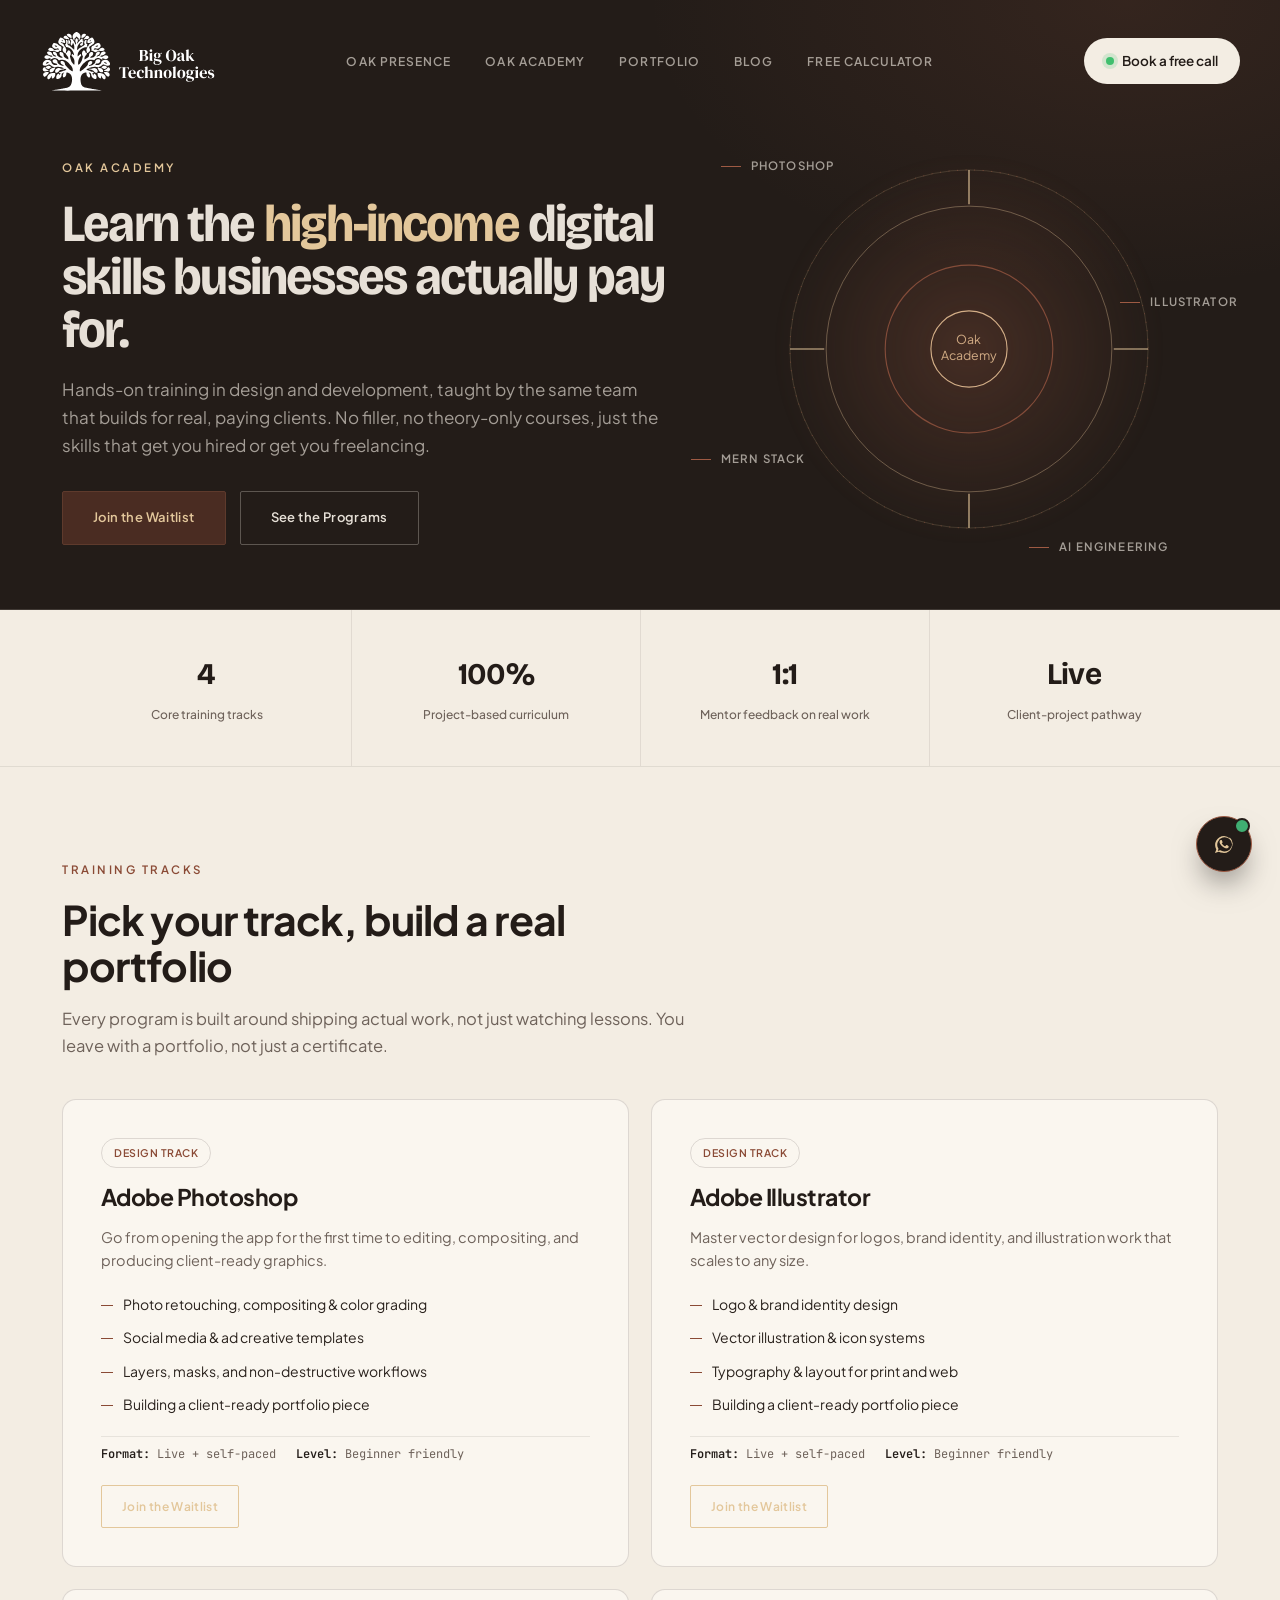
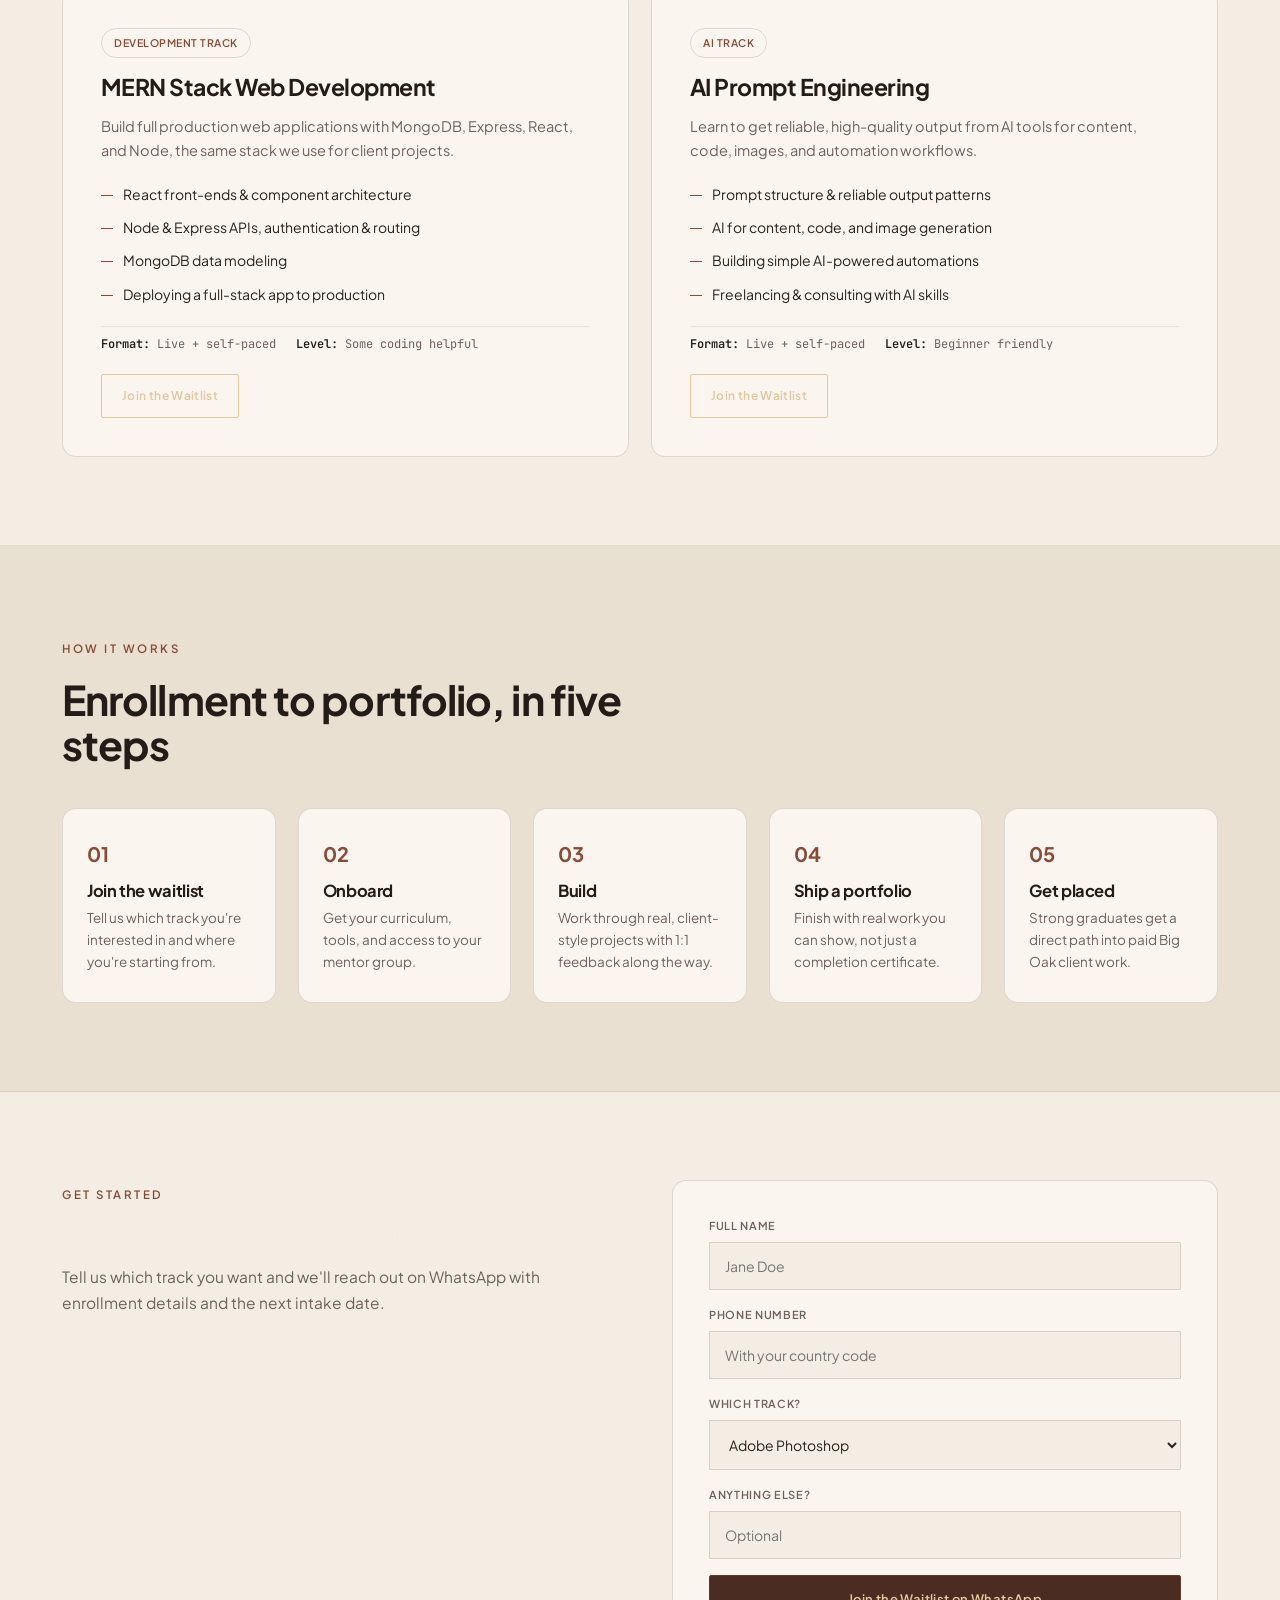
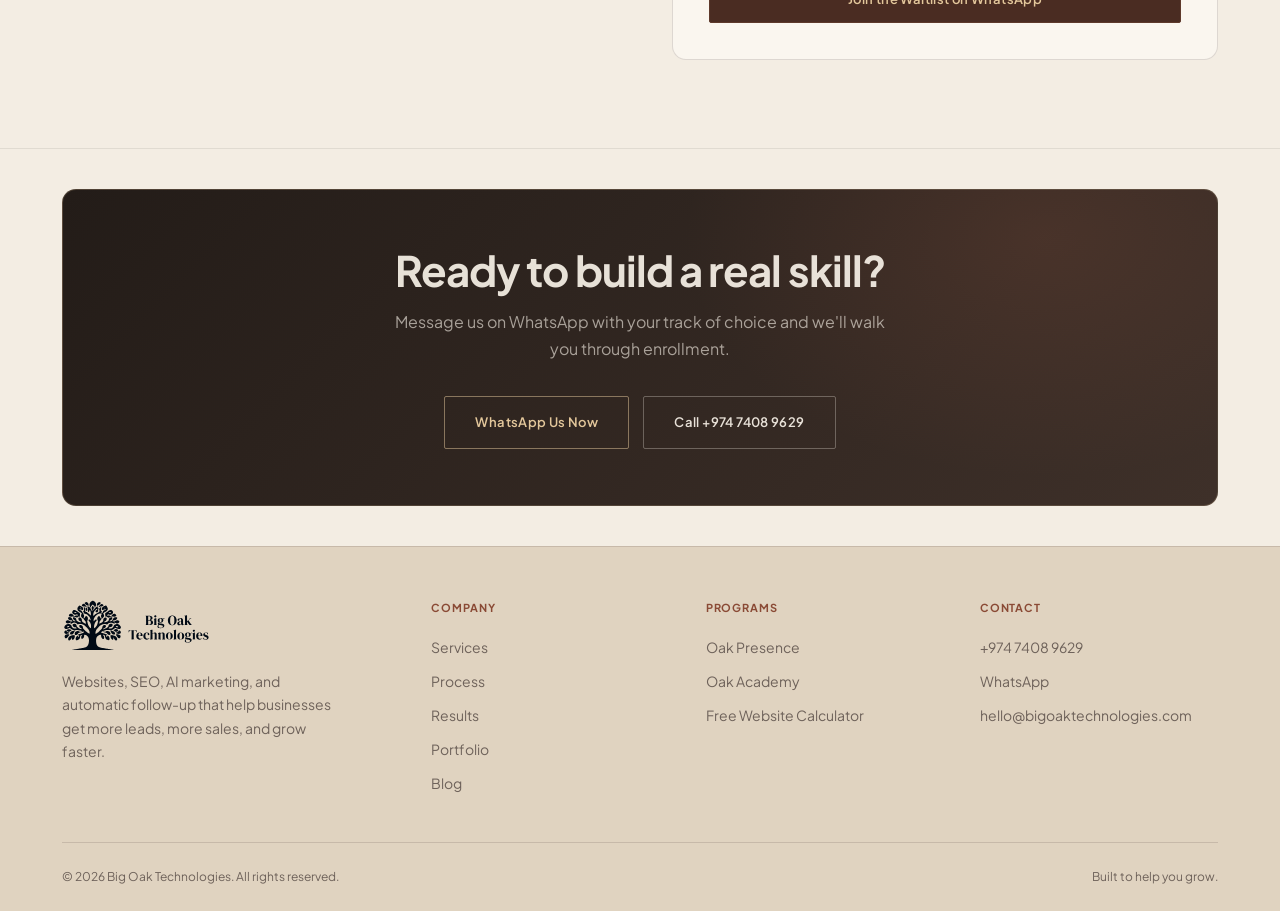
<file: academy.html>
<!DOCTYPE html>
<html lang="en">
<head>
<meta charset="UTF-8">
<meta name="viewport" content="width=device-width, initial-scale=1.0">
<title>Oak Academy | Learn High-Income Digital Skills</title>
<meta name="description" content="Oak Academy trains you in Adobe Photoshop, Adobe Illustrator, MERN stack web development, and AI Prompt Engineering, taught the same way we build for real clients.">
<meta name="robots" content="index, follow">
<link rel="canonical" href="https://www.bigoaktechnologies.com/academy.html">

<!-- Open Graph / social preview -->
<meta property="og:type" content="website">
<meta property="og:site_name" content="Big Oak Technologies">
<meta property="og:title" content="Oak Academy | Learn High-Income Digital Skills">
<meta property="og:description" content="Oak Academy trains you in Adobe Photoshop, Adobe Illustrator, MERN stack web development, and AI Prompt Engineering, taught the same way we build for real clients.">
<meta property="og:url" content="https://www.bigoaktechnologies.com/academy.html">
<meta property="og:image" content="https://www.bigoaktechnologies.com/assets/img/share/og-image.jpg">
<meta property="og:image:secure_url" content="https://www.bigoaktechnologies.com/assets/img/share/og-image.jpg">
<meta property="og:image:type" content="image/jpeg">
<meta property="og:image:width" content="1200">
<meta property="og:image:height" content="630">
<meta property="og:image:alt" content="Big Oak Technologies logo">
<meta property="og:locale" content="en_US">

<meta name="twitter:card" content="summary_large_image">
<meta name="twitter:title" content="Oak Academy | Learn High-Income Digital Skills">
<meta name="twitter:description" content="Oak Academy trains you in Adobe Photoshop, Adobe Illustrator, MERN stack web development, and AI Prompt Engineering, taught the same way we build for real clients.">
<meta name="twitter:image" content="https://www.bigoaktechnologies.com/assets/img/share/og-image.jpg">
<meta name="twitter:image:alt" content="Big Oak Technologies logo">

<link rel="icon" href="favicon.ico" sizes="48x48">
<link rel="icon" type="image/png" sizes="96x96" href="assets/img/icons/icon-96.png">
<link rel="icon" type="image/png" sizes="192x192" href="assets/img/icons/icon-192.png">
<link rel="apple-touch-icon" sizes="180x180" href="assets/img/icons/apple-touch-icon.png">
<link rel="manifest" href="site.webmanifest">
<meta name="theme-color" content="#231C18">
<link rel="preload" href="assets/fonts/plus-jakarta-sans-var.woff2" as="font" type="font/woff2" crossorigin>
<link rel="preload" href="assets/fonts/bricolage-grotesque-var.woff2" as="font" type="font/woff2" crossorigin>
<link rel="stylesheet" href="assets/css/style.css">
</head>
<body>

<div class="floating-nav" id="floatingNav">
  <a href="index.html" class="floating-nav-brand">
    <img src="assets/img/logo-white.svg" alt="Big Oak Technologies">
  </a>
  <div class="floating-nav-links" id="floatingNavLinks">
    <a href="presence.html">Oak Presence</a>
    <a href="academy.html">Oak Academy</a>
    <a href="portfolio.html">Portfolio</a>
    <a href="blog/index.html">Blog</a>
    <a href="calculator.html">Free Calculator</a>
  </div>
  <a href="https://wa.me/97474089629?text=Hi%20Big%20Oak%20Technologies%2C%20I%27d%20like%20to%20book%20a%20free%20call." target="_blank" rel="noopener" class="btn-call floating-nav-cta"><span class="btn-call-dot"></span>Book a free call</a>
  <button class="floating-nav-toggle" aria-label="Open menu" aria-expanded="false" aria-controls="floatingNavLinks">
    <svg viewBox="0 0 24 24" fill="none" stroke="currentColor" stroke-width="2"><path d="M4 7h16M4 12h16M4 17h16"/></svg>
  </button>
</div>


<!-- ===================== HERO ===================== -->
<section class="interior-hero academy-hero" id="heroSection">
  <div class="top-nav">
    <a href="index.html" class="top-nav-logo"><img src="assets/img/logo-white.svg" alt="Big Oak Technologies"></a>
    <div class="top-nav-menu">
      <a href="presence.html">Oak Presence</a>
      <a href="academy.html">Oak Academy</a>
      <a href="portfolio.html">Portfolio</a>
      <a href="blog/index.html">Blog</a>
      <a href="calculator.html">Free Calculator</a>
    </div>
    <div class="top-nav-cta">
      <a href="https://wa.me/97474089629?text=Hi%20Big%20Oak%20Technologies%2C%20I%27d%20like%20to%20book%20a%20free%20call." target="_blank" rel="noopener" class="btn-call top-nav-call"><span class="btn-call-dot"></span>Book a free call</a>
      <button class="top-nav-toggle" aria-label="Open menu" aria-expanded="false">
        <svg viewBox="0 0 24 24" fill="none" stroke="currentColor" stroke-width="2"><path d="M4 7h16M4 12h16M4 17h16"/></svg>
      </button>
    </div>
  </div>
  <div class="top-nav-mobile-menu">
    <div class="top-nav-mobile-menu-actions">
      <a href="tel:+97474089629" class="btn btn-line on-ink btn-sm">Call Us</a>
      <a href="https://wa.me/97474089629?text=Hi%20Big%20Oak%20Technologies%2C%20I%27d%20like%20to%20talk%20about%20growing%20my%20leads." target="_blank" rel="noopener" class="btn btn-dark btn-sm">WhatsApp</a>
    </div>
    <a href="presence.html">Oak Presence</a>
    <a href="academy.html">Oak Academy</a>
    <a href="portfolio.html">Portfolio</a>
    <a href="blog/index.html">Blog</a>
    <a href="calculator.html">Free Website</a>
  </div>
  <div class="wrap hero-wrap">
    <div>
      <span class="eyebrow on-ink">Oak Academy</span>
      <h1>Learn the <em>high-income</em> digital skills businesses actually pay for.</h1>
      <p class="lede">Hands-on training in design and development, taught by the same team that builds for real, paying clients. No filler, no theory-only courses, just the skills that get you hired or get you freelancing.</p>
      <div class="hero-cta-row">
        <a href="#enroll" class="btn btn-primary">Join the Waitlist</a>
        <a href="#programs" class="btn btn-line on-ink">See the Programs</a>
      </div>
    </div>
    <div class="wheel-wrap">
      <div class="oak-ring-wrap">
        <div class="oak-ring-glow"></div>
        <svg viewBox="0 0 420 420" xmlns="http://www.w3.org/2000/svg" role="img" aria-label="The four Oak Academy training tracks arranged around a ring">
          <circle cx="210" cy="210" r="188" fill="none" stroke="rgba(227,199,155,0.18)" stroke-width="1"/>
          <g class="oak-ring-slow">
            <circle cx="210" cy="210" r="188" fill="none" stroke="#9E5A43" stroke-width="1" stroke-dasharray="1 8" opacity="0.6"/>
          </g>
          <circle cx="210" cy="210" r="150" fill="none" stroke="rgba(227,199,155,0.4)" stroke-width="1"/>
          <line x1="210" y1="22" x2="210" y2="58" stroke="#E3C79B" stroke-width="1.2"/>
          <line x1="398" y1="210" x2="362" y2="210" stroke="#E3C79B" stroke-width="1.2"/>
          <line x1="210" y1="398" x2="210" y2="362" stroke="#E3C79B" stroke-width="1.2"/>
          <line x1="22" y1="210" x2="58" y2="210" stroke="#E3C79B" stroke-width="1.2"/>
          <circle cx="210" cy="210" r="88" fill="none" stroke="#9E5A43" stroke-width="1.2" opacity="0.75"/>
          <circle cx="210" cy="210" r="40" fill="#231C18" stroke="#E3C79B" stroke-width="1.2"/>
          <text x="210" y="205" text-anchor="middle" fill="#E3C79B" font-family="Plus Jakarta Sans, sans-serif" font-size="13">Oak</text>
          <text x="210" y="222" text-anchor="middle" fill="#E3C79B" font-family="Plus Jakarta Sans, sans-serif" font-size="13">Academy</text>
        </svg>
      </div>
      <div class="ring-chip rc1">Photoshop</div>
      <div class="ring-chip rc2">Illustrator</div>
      <div class="ring-chip rc3">MERN Stack</div>
      <div class="ring-chip rc4">AI Engineering</div>
    </div>
  </div>
</section>

<!-- ===================== PROOF BAR ===================== -->
<div class="proof-bar">
  <div class="wrap">
    <div class="proof-grid">
      <div class="proof-stat"><b>4</b><span>Core training tracks</span></div>
      <div class="proof-stat"><b>100%</b><span>Project-based curriculum</span></div>
      <div class="proof-stat"><b>1:1</b><span>Mentor feedback on real work</span></div>
      <div class="proof-stat"><b>Live</b><span>Client-project pathway</span></div>
    </div>
  </div>
</div>

<!-- ===================== PROGRAMS ===================== -->
<section id="programs">
  <div class="wrap">
    <div class="section-head reveal">
      <span class="eyebrow">Training tracks</span>
      <h2>Pick your track, build a real portfolio</h2>
      <p>Every program is built around shipping actual work, not just watching lessons. You leave with a portfolio, not just a certificate.</p>
    </div>

    <div class="programs-grid">
      <div class="program-card reveal">
        <span class="tag">Design Track</span>
        <h3>Adobe Photoshop</h3>
        <p class="desc">Go from opening the app for the first time to editing, compositing, and producing client-ready graphics.</p>
        <ul class="program-curriculum">
          <li>Photo retouching, compositing &amp; color grading</li>
          <li>Social media &amp; ad creative templates</li>
          <li>Layers, masks, and non-destructive workflows</li>
          <li>Building a client-ready portfolio piece</li>
        </ul>
        <div class="program-meta"><span><b>Format:</b> Live + self-paced</span><span><b>Level:</b> Beginner friendly</span></div>
        <a href="#enroll" class="btn btn-line btn-sm">Join the Waitlist</a>
      </div>

      <div class="program-card reveal">
        <span class="tag">Design Track</span>
        <h3>Adobe Illustrator</h3>
        <p class="desc">Master vector design for logos, brand identity, and illustration work that scales to any size.</p>
        <ul class="program-curriculum">
          <li>Logo &amp; brand identity design</li>
          <li>Vector illustration &amp; icon systems</li>
          <li>Typography &amp; layout for print and web</li>
          <li>Building a client-ready portfolio piece</li>
        </ul>
        <div class="program-meta"><span><b>Format:</b> Live + self-paced</span><span><b>Level:</b> Beginner friendly</span></div>
        <a href="#enroll" class="btn btn-line btn-sm">Join the Waitlist</a>
      </div>

      <div class="program-card reveal">
        <span class="tag">Development Track</span>
        <h3>MERN Stack Web Development</h3>
        <p class="desc">Build full production web applications with MongoDB, Express, React, and Node, the same stack we use for client projects.</p>
        <ul class="program-curriculum">
          <li>React front-ends &amp; component architecture</li>
          <li>Node &amp; Express APIs, authentication &amp; routing</li>
          <li>MongoDB data modeling</li>
          <li>Deploying a full-stack app to production</li>
        </ul>
        <div class="program-meta"><span><b>Format:</b> Live + self-paced</span><span><b>Level:</b> Some coding helpful</span></div>
        <a href="#enroll" class="btn btn-line btn-sm">Join the Waitlist</a>
      </div>

      <div class="program-card reveal">
        <span class="tag">AI Track</span>
        <h3>AI Prompt Engineering</h3>
        <p class="desc">Learn to get reliable, high-quality output from AI tools for content, code, images, and automation workflows.</p>
        <ul class="program-curriculum">
          <li>Prompt structure &amp; reliable output patterns</li>
          <li>AI for content, code, and image generation</li>
          <li>Building simple AI-powered automations</li>
          <li>Freelancing &amp; consulting with AI skills</li>
        </ul>
        <div class="program-meta"><span><b>Format:</b> Live + self-paced</span><span><b>Level:</b> Beginner friendly</span></div>
        <a href="#enroll" class="btn btn-line btn-sm">Join the Waitlist</a>
      </div>
    </div>
  </div>
</section>

<!-- ===================== HOW IT WORKS ===================== -->
<section class="services" id="how-it-works">
  <div class="wrap">
    <div class="section-head reveal">
      <span class="eyebrow">How it works</span>
      <h2>Enrollment to portfolio, in five steps</h2>
    </div>
    <div class="process-grid">
      <div class="process-step reveal"><span class="num">01</span><h4>Join the waitlist</h4><p>Tell us which track you're interested in and where you're starting from.</p></div>
      <div class="process-step reveal"><span class="num">02</span><h4>Onboard</h4><p>Get your curriculum, tools, and access to your mentor group.</p></div>
      <div class="process-step reveal"><span class="num">03</span><h4>Build</h4><p>Work through real, client-style projects with 1:1 feedback along the way.</p></div>
      <div class="process-step reveal"><span class="num">04</span><h4>Ship a portfolio</h4><p>Finish with real work you can show, not just a completion certificate.</p></div>
      <div class="process-step reveal"><span class="num">05</span><h4>Get placed</h4><p>Strong graduates get a direct path into paid Big Oak client work.</p></div>
    </div>
  </div>
</section>

<!-- ===================== ENROLL / WAITLIST ===================== -->
<section id="enroll">
  <div class="wrap">
    <div class="split" style="align-items:start;">
      <div class="reveal">
        <span class="eyebrow">Get started</span>
        <h2>Join the Oak Academy waitlist</h2>
        <p style="color:var(--muted); font-size:15.5px; margin-bottom:0;">Tell us which track you want and we'll reach out on WhatsApp with enrollment details and the next intake date.</p>
      </div>
      <form class="lead-form reveal" id="leadForm">
        <label for="name">Full name</label>
        <input type="text" id="name" required placeholder="Jane Doe">
        <label for="phone">Phone number</label>
        <input type="tel" id="phone" required placeholder="With your country code">
        <label for="service">Which track?</label>
        <select id="service">
          <option>Adobe Photoshop</option>
          <option>Adobe Illustrator</option>
          <option>MERN Stack Web Development</option>
          <option>AI Prompt Engineering</option>
          <option>Not sure yet</option>
        </select>
        <label for="msg">Anything else?</label>
        <input type="text" id="msg" placeholder="Optional">
        <button type="submit" class="btn btn-primary btn-full">Join the Waitlist on WhatsApp</button>
        <div class="form-status" id="formStatus">Thanks! Opening WhatsApp with your details...</div>
      </form>
    </div>
  </div>
</section>

<div class="wrap" style="padding-top:40px; padding-bottom:40px;">
  <div class="final-cta reveal">
    <h2>Ready to build a real skill?</h2>
    <p>Message us on WhatsApp with your track of choice and we'll walk you through enrollment.</p>
    <div class="btn-row">
      <a href="https://wa.me/97474089629?text=Hi%20Big%20Oak%20Technologies%2C%20I%27d%20like%20to%20join%20the%20Oak%20Academy%20waitlist." target="_blank" rel="noopener" class="btn btn-dark">WhatsApp Us Now</a>
      <a href="tel:+97474089629" class="btn btn-line">Call +974 7408 9629</a>
    </div>
  </div>
</div>

<!-- ===================== FOOTER ===================== -->
<footer>
  <div class="wrap">
    <div class="footer-grid">
      <div>
        <div class="footer-brand"><img src="assets/img/logo-black.svg" alt="Big Oak Technologies"></div>
        <p style="font-size:14px; max-width:280px;">Websites, SEO, AI marketing, and automatic follow-up that help businesses get more leads, more sales, and grow faster.</p>
      </div>
      <div>
        <h5>Company</h5>
        <ul>
          <li><a href="index.html#services">Services</a></li>
          <li><a href="index.html#process">Process</a></li>
          <li><a href="index.html#results">Results</a></li>
          <li><a href="portfolio.html">Portfolio</a></li>
          <li><a href="blog/index.html">Blog</a></li>
        </ul>
      </div>
      <div>
        <h5>Programs</h5>
        <ul>
          <li><a href="presence.html">Oak Presence</a></li>
          <li><a href="academy.html">Oak Academy</a></li>
          <li><a href="calculator.html">Free Website Calculator</a></li>
        </ul>
      </div>
      <div>
        <h5>Contact</h5>
        <ul>
          <li><a href="tel:+97474089629">+974 7408 9629</a></li>
          <li><a href="https://wa.me/97474089629" target="_blank" rel="noopener">WhatsApp</a></li>
          <li><a href="mailto:hello@bigoaktechnologies.com">hello@bigoaktechnologies.com</a></li>
        </ul>
      </div>
    </div>
    <div class="footer-bottom">
      <span>© 2026 Big Oak Technologies. All rights reserved.</span>
      <span>Built to help you grow.</span>
    </div>
  </div>
</footer>

<a class="float-wa" href="https://wa.me/97474089629?text=Hi%20Big%20Oak%20Technologies%2C%20I%27d%20like%20to%20chat." target="_blank" rel="noopener" aria-label="Chat on WhatsApp">
  <svg viewBox="0 0 24 24"><path d="M17.6 6.32A8.86 8.86 0 0 0 12.05 4a8.94 8.94 0 0 0-7.75 13.4L3 21l3.72-1.24a8.9 8.9 0 0 0 4.31 1.1h.01a8.94 8.94 0 0 0 6.56-15.54zM12.05 19.4a7.4 7.4 0 0 1-3.78-1.04l-.27-.16-2.24.75.75-2.18-.17-.28a7.44 7.44 0 1 1 13.8-3.9 7.43 7.43 0 0 1-8.09 6.81zm4.08-5.56c-.22-.11-1.31-.65-1.51-.72-.2-.07-.35-.11-.5.11-.15.22-.57.72-.7.87-.13.15-.26.16-.48.05a6.1 6.1 0 0 1-1.79-1.1 6.7 6.7 0 0 1-1.24-1.54c-.13-.22 0-.34.1-.45.1-.1.22-.26.33-.39.11-.13.15-.22.22-.37.07-.15.04-.28-.02-.39-.06-.11-.5-1.2-.68-1.65-.18-.43-.36-.37-.5-.38h-.43c-.15 0-.39.06-.6.28-.2.22-.79.77-.79 1.87s.81 2.17.92 2.32c.11.15 1.6 2.44 3.87 3.42a13 13 0 0 0 1.29.48c.54.17 1.03.15 1.42.09.43-.06 1.31-.54 1.5-1.06.18-.52.18-.96.13-1.06-.06-.1-.2-.16-.42-.27z"/></svg>
</a>

<script src="assets/js/main.js"></script>
</body>
</html>
</file>
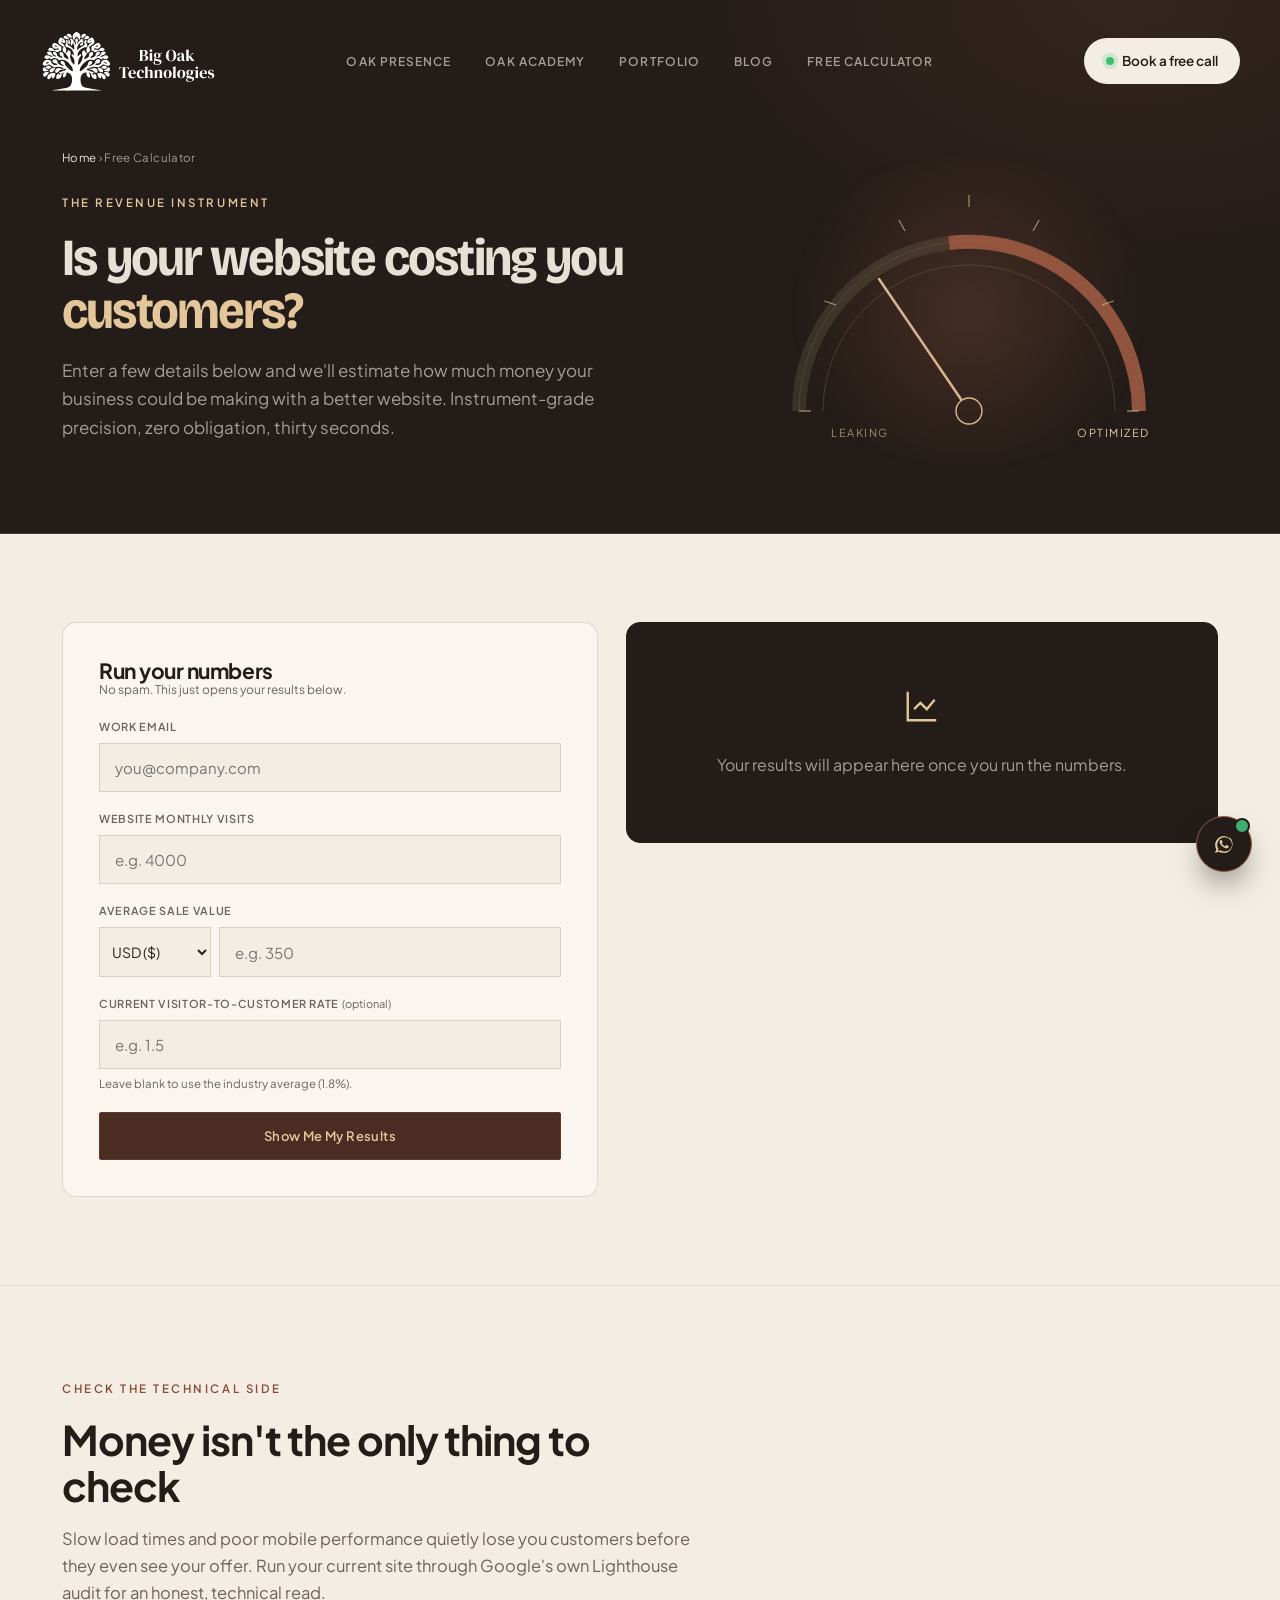
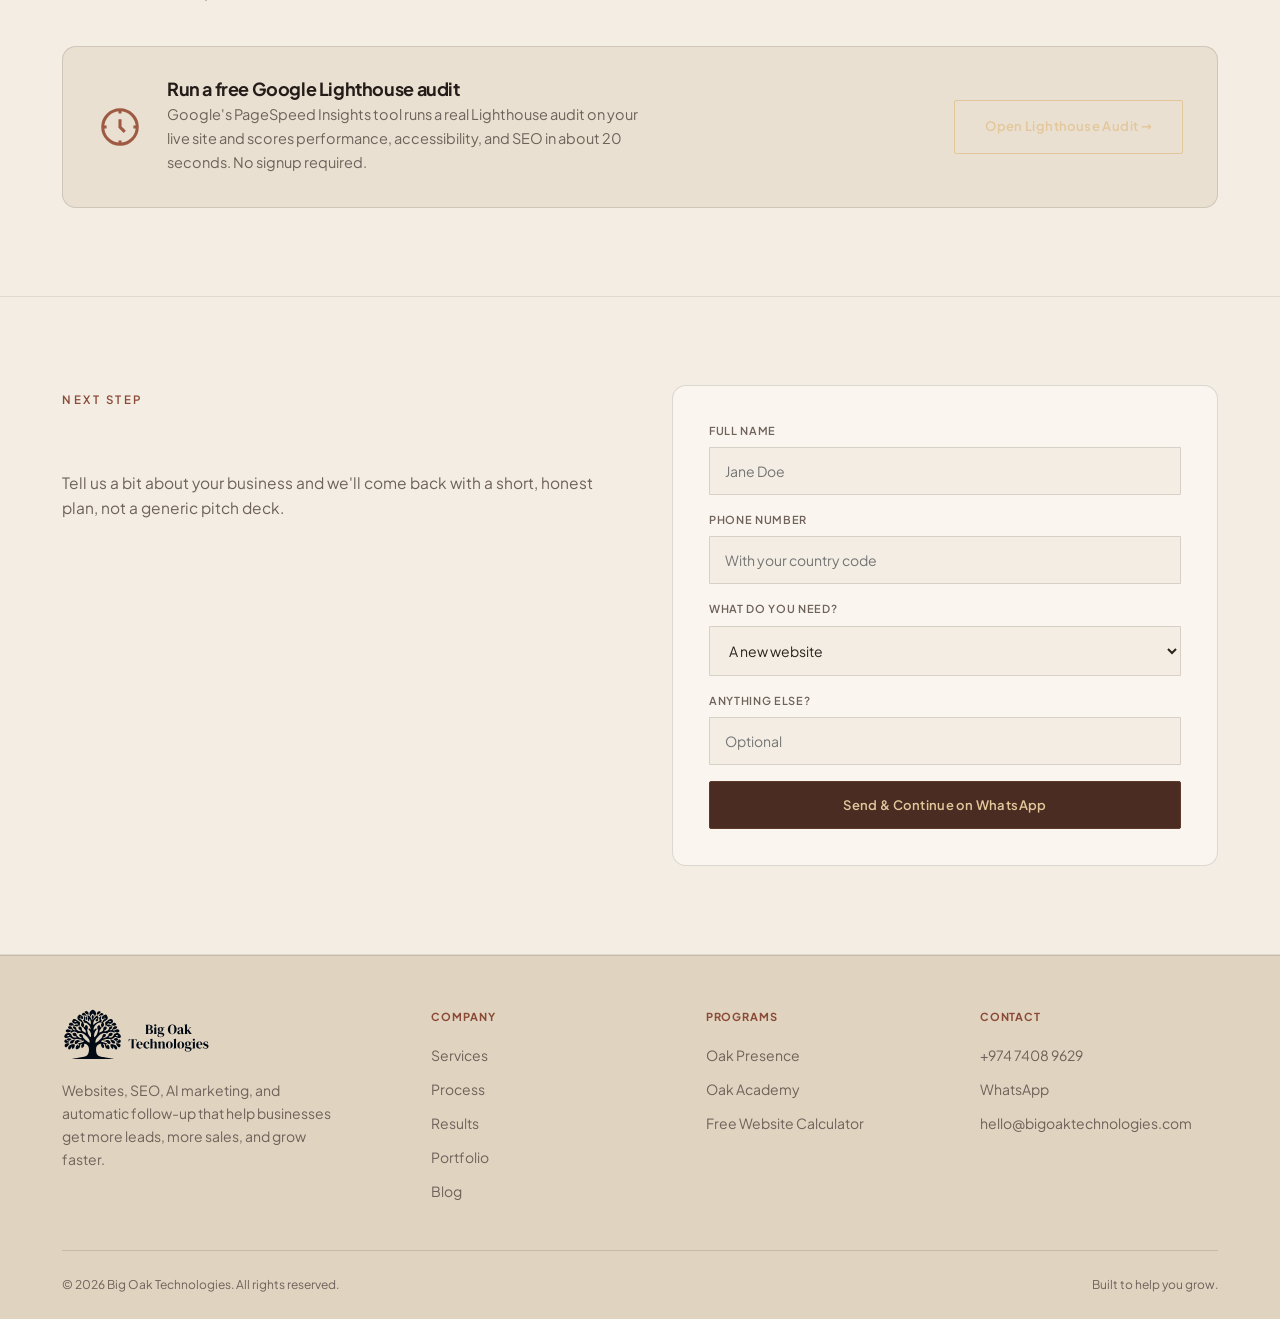
<file: calculator.html>
<!DOCTYPE html>
<html lang="en">
<head>
<meta charset="UTF-8">
<meta name="viewport" content="width=device-width, initial-scale=1.0">
<title>Free Website Calculator | Big Oak Technologies</title>
<meta name="description" content="See how much money your website could be making with a better design. Free, instant, no obligation.">
<meta name="robots" content="index, follow">
<link rel="canonical" href="https://www.bigoaktechnologies.com/calculator.html">

<!-- Open Graph / social preview -->
<meta property="og:type" content="website">
<meta property="og:site_name" content="Big Oak Technologies">
<meta property="og:title" content="Free Website Calculator | Big Oak Technologies">
<meta property="og:description" content="See how much money your website could be making with a better design. Free, instant, no obligation.">
<meta property="og:url" content="https://www.bigoaktechnologies.com/calculator.html">
<meta property="og:image" content="https://www.bigoaktechnologies.com/assets/img/share/og-image.jpg">
<meta property="og:image:secure_url" content="https://www.bigoaktechnologies.com/assets/img/share/og-image.jpg">
<meta property="og:image:type" content="image/jpeg">
<meta property="og:image:width" content="1200">
<meta property="og:image:height" content="630">
<meta property="og:image:alt" content="Big Oak Technologies logo">
<meta property="og:locale" content="en_US">

<meta name="twitter:card" content="summary_large_image">
<meta name="twitter:title" content="Free Website Calculator | Big Oak Technologies">
<meta name="twitter:description" content="See how much money your website could be making with a better design. Free, instant, no obligation.">
<meta name="twitter:image" content="https://www.bigoaktechnologies.com/assets/img/share/og-image.jpg">
<meta name="twitter:image:alt" content="Big Oak Technologies logo">

<link rel="icon" href="favicon.ico" sizes="48x48">
<link rel="icon" type="image/png" sizes="96x96" href="assets/img/icons/icon-96.png">
<link rel="icon" type="image/png" sizes="192x192" href="assets/img/icons/icon-192.png">
<link rel="apple-touch-icon" sizes="180x180" href="assets/img/icons/apple-touch-icon.png">
<link rel="manifest" href="site.webmanifest">
<meta name="theme-color" content="#231C18">
<link rel="preload" href="assets/fonts/plus-jakarta-sans-var.woff2" as="font" type="font/woff2" crossorigin>
<link rel="preload" href="assets/fonts/bricolage-grotesque-var.woff2" as="font" type="font/woff2" crossorigin>
<link rel="stylesheet" href="assets/css/style.css">
</head>
<body>

<div class="floating-nav" id="floatingNav">
  <a href="index.html" class="floating-nav-brand">
    <img src="assets/img/logo-white.svg" alt="Big Oak Technologies">
  </a>
  <div class="floating-nav-links" id="floatingNavLinks">
    <a href="presence.html">Oak Presence</a>
    <a href="academy.html">Oak Academy</a>
    <a href="portfolio.html">Portfolio</a>
    <a href="blog/index.html">Blog</a>
    <a href="calculator.html">Free Website</a>
  </div>
  <a href="https://wa.me/97474089629?text=Hi%20Big%20Oak%20Technologies%2C%20I%27d%20like%20to%20book%20a%20free%20call." target="_blank" rel="noopener" class="btn-call floating-nav-cta"><span class="btn-call-dot"></span>Book a free call</a>
  <button class="floating-nav-toggle" aria-label="Open menu" aria-expanded="false" aria-controls="floatingNavLinks">
    <svg viewBox="0 0 24 24" fill="none" stroke="currentColor" stroke-width="2"><path d="M4 7h16M4 12h16M4 17h16"/></svg>
  </button>
</div>


<!-- ===================== HERO ===================== -->
<section class="interior-hero calc-hero" id="heroSection">
  <div class="top-nav">
    <a href="index.html" class="top-nav-logo"><img src="assets/img/logo-white.svg" alt="Big Oak Technologies"></a>
    <div class="top-nav-menu">
      <a href="presence.html">Oak Presence</a>
      <a href="academy.html">Oak Academy</a>
      <a href="portfolio.html">Portfolio</a>
      <a href="blog/index.html">Blog</a>
      <a href="calculator.html">Free Calculator</a>
    </div>
    <div class="top-nav-cta">
      <a href="https://wa.me/97474089629?text=Hi%20Big%20Oak%20Technologies%2C%20I%27d%20like%20to%20book%20a%20free%20call." target="_blank" rel="noopener" class="btn-call top-nav-call"><span class="btn-call-dot"></span>Book a free call</a>
      <button class="top-nav-toggle" aria-label="Open menu" aria-expanded="false">
        <svg viewBox="0 0 24 24" fill="none" stroke="currentColor" stroke-width="2"><path d="M4 7h16M4 12h16M4 17h16"/></svg>
      </button>
    </div>
  </div>
  <div class="top-nav-mobile-menu">
    <div class="top-nav-mobile-menu-actions">
      <a href="tel:+97474089629" class="btn btn-line on-ink btn-sm">Call Us</a>
      <a href="https://wa.me/97474089629?text=Hi%20Big%20Oak%20Technologies%2C%20I%27d%20like%20to%20talk%20about%20growing%20my%20leads." target="_blank" rel="noopener" class="btn btn-dark btn-sm">WhatsApp</a>
    </div>
    <a href="presence.html">Oak Presence</a>
    <a href="academy.html">Oak Academy</a>
    <a href="portfolio.html">Portfolio</a>
    <a href="blog/index.html">Blog</a>
    <a href="calculator.html">Free Calculator</a>
  </div>
  <div class="wrap hero-wrap">
    <div>
      <div class="breadcrumb"><a href="index.html">Home</a> &rsaquo; Free Calculator</div>
      <span class="eyebrow on-ink">The Revenue Instrument</span>
      <h1>Is your website costing you <em>customers?</em></h1>
      <p class="lede">Enter a few details below and we'll estimate how much money your business could be making with a better website. Instrument-grade precision, zero obligation, thirty seconds.</p>
    </div>
    <div class="dial-wrap">
      <div class="oak-ring-wrap">
        <div class="oak-ring-glow"></div>
        <svg viewBox="0 0 420 300" xmlns="http://www.w3.org/2000/svg" role="img" aria-label="An instrument dial illustrating revenue moving from leaking to optimized">
          <path d="M40 250 A170 170 0 0 1 380 250" fill="none" stroke="rgba(227,199,155,0.25)" stroke-width="1"/>
          <path d="M64 250 A146 146 0 0 1 356 250" fill="none" stroke="rgba(227,199,155,0.18)" stroke-width="1"/>
          <path d="M40 250 A170 170 0 0 1 190 82" fill="none" stroke="#4A4436" stroke-width="14" opacity="0.55"/>
          <path d="M190 82 A170 170 0 0 1 380 250" fill="none" stroke="#9E5A43" stroke-width="14" opacity="0.9"/>
          <g stroke="#E3C79B" stroke-width="1.2" opacity="0.7">
            <line x1="40" y1="250" x2="52" y2="250"/>
            <line x1="65.5" y1="140" x2="77" y2="144"/>
            <line x1="140" y1="59" x2="146" y2="70"/>
            <line x1="210" y1="34" x2="210" y2="46"/>
            <line x1="280" y1="59" x2="274" y2="70"/>
            <line x1="354.5" y1="140" x2="343" y2="144"/>
            <line x1="380" y1="250" x2="368" y2="250"/>
          </g>
          <line x1="210" y1="250" x2="120" y2="118" stroke="#E3C79B" stroke-width="2.5" stroke-linecap="round"/>
          <circle cx="210" cy="250" r="13" fill="#231C18" stroke="#E3C79B" stroke-width="1.4"/>
          <text x="72" y="276" fill="rgba(227,199,155,0.65)" font-family="Plus Jakarta Sans, sans-serif" font-size="11" letter-spacing="1.5">LEAKING</text>
          <text x="318" y="276" fill="#E3C79B" font-family="Plus Jakarta Sans, sans-serif" font-size="11" letter-spacing="1.5">OPTIMIZED</text>
        </svg>
      </div>
    </div>
  </div>
</section>

<!-- ===================== CALCULATOR ===================== -->
<section>
  <div class="wrap">
    <div class="calc-grid">

      <div class="calc-panel reveal">
        <h3>Run your numbers</h3>
        <p class="hint">No spam. This just opens your results below.</p>
        <form id="calcForm">
          <div class="field-row">
            <label for="calcEmail">Work email</label>
            <input type="email" id="calcEmail" required placeholder="you@company.com">
          </div>
          <div class="field-row">
            <label for="calcVisits">Website monthly visits</label>
            <input type="number" id="calcVisits" min="1" required placeholder="e.g. 4000">
          </div>
          <div class="field-row">
            <label for="calcSale">Average sale value</label>
            <div class="currency-input">
              <select id="calcCurrency" aria-label="Currency">
                <option value="USD">USD ($)</option>
                <option value="GBP">GBP (£)</option>
                <option value="EUR">EUR (€)</option>
                <option value="NGN">NGN (₦)</option>
                <option value="QAR">QAR (QR)</option>
                <option value="AED">AED</option>
                <option value="SAR">SAR</option>
                <option value="INR">INR (₹)</option>
                <option value="CAD">CAD (C$)</option>
                <option value="AUD">AUD (A$)</option>
                <option value="KES">KES (KSh)</option>
                <option value="ZAR">ZAR (R)</option>
              </select>
              <input type="number" id="calcSale" min="1" required placeholder="e.g. 350">
            </div>
          </div>
          <div class="field-row">
            <label for="calcRate">Current visitor-to-customer rate <span class="optional">(optional)</span></label>
            <input type="number" id="calcRate" min="0" max="100" step="0.1" placeholder="e.g. 1.5">
            <div class="field-note" id="calcRateHint">Leave blank to use the industry average (1.8%).</div>
          </div>
          <button type="submit" class="btn btn-primary btn-full">Show Me My Results</button>
          <div id="calcStatus"></div>
        </form>
      </div>

      <div class="results-panel reveal">
        <div class="results-empty" id="calcEmpty">
          <svg viewBox="0 0 24 24" fill="none" stroke-width="1.5"><path d="M3 3v18h18M7 14l4-4 4 4 5-6"/></svg>
          <p>Your results will appear here once you run the numbers.</p>
        </div>
        <div class="results-body" id="calcResults">
          <div class="result-row"><span class="rlabel">What you're likely making now (monthly)</span><span class="rvalue" id="rCurrentRevenue">$ 0</span></div>
          <div class="result-row"><span class="rlabel">What you could be making (monthly)</span><span class="rvalue" id="rPotentialRevenue">$ 0</span></div>
          <div class="result-row"><span class="rlabel">Current rate used</span><span class="rvalue" id="rCurrentRate" style="font-size:16px;">-</span></div>
          <div class="result-row"><span class="rlabel">Target rate (with a better website)</span><span class="rvalue" id="rTargetRate" style="font-size:16px;">-</span></div>
          <div class="result-row"><span class="rlabel">Extra money you could gain / month</span><span class="rvalue" id="rMonthlyGap">$ 0</span></div>
          <div class="result-row hero-row"><span class="rlabel">Extra money you could gain / year</span><span class="rvalue" id="rAnnualGap">$ 0</span></div>
          <div class="result-source" id="rSourceNote"></div>
          <div class="results-cta">
            <a href="#lead-form-calc" class="btn btn-primary">Book a Free Call</a>
            <a href="https://wa.me/97474089629" id="calcWaBtn" target="_blank" rel="noopener" class="btn btn-line on-ink" style="display:none;">Send Me These Numbers on WhatsApp</a>
          </div>
        </div>
      </div>

    </div>
  </div>
</section>

<!-- ===================== GOOGLE LIGHTHOUSE ===================== -->
<section>
  <div class="wrap">
    <div class="section-head reveal">
      <span class="eyebrow">Check the technical side</span>
      <h2>Money isn't the only thing to check</h2>
      <p>Slow load times and poor mobile performance quietly lose you customers before they even see your offer. Run your current site through Google's own Lighthouse audit for an honest, technical read.</p>
    </div>
    <div class="lh-box reveal">
      <div class="lh-icon">
        <svg viewBox="0 0 24 24" fill="none" stroke="var(--accent)" stroke-width="1.6"><circle cx="12" cy="12" r="9"/><path d="M12 8v4l2.5 2.5"/><path d="M12 3v2M21 12h-2M12 19v2M5 12H3"/></svg>
      </div>
      <div style="flex:1; min-width:200px;">
        <h3>Run a free Google Lighthouse audit</h3>
        <p>Google's PageSpeed Insights tool runs a real Lighthouse audit on your live site and scores performance, accessibility, and SEO in about 20 seconds. No signup required.</p>
      </div>
      <a href="https://pagespeed.web.dev/" target="_blank" rel="noopener" class="btn btn-line">Open Lighthouse Audit →</a>
    </div>
  </div>
</section>

<!-- ===================== LEAD FORM ===================== -->
<section id="lead-form-calc">
  <div class="wrap">
    <div class="split" style="align-items:start;">
      <div class="reveal">
        <span class="eyebrow">Next step</span>
        <h2>Let's talk about your business</h2>
        <p style="color:var(--muted); font-size:15.5px; margin-bottom:0;">Tell us a bit about your business and we'll come back with a short, honest plan, not a generic pitch deck.</p>
      </div>
      <form class="lead-form reveal" id="leadForm">
        <label for="name">Full name</label>
        <input type="text" id="name" required placeholder="Jane Doe">
        <label for="phone">Phone number</label>
        <input type="tel" id="phone" required placeholder="With your country code">
        <label for="service">What do you need?</label>
        <select id="service">
          <option>A new website</option>
          <option>A sales funnel</option>
          <option>Automatic follow-up</option>
          <option>SEO</option>
          <option>Oak Presence (AI + social)</option>
          <option>Oak Academy (training/certification)</option>
          <option>Not sure yet</option>
        </select>
        <label for="msg">Anything else?</label>
        <input type="text" id="msg" placeholder="Optional">
        <button type="submit" class="btn btn-primary btn-full">Send &amp; Continue on WhatsApp</button>
        <div class="form-status" id="formStatus">Thanks! Opening WhatsApp with your details...</div>
      </form>
    </div>
  </div>
</section>

<!-- ===================== FOOTER ===================== -->
<footer>
  <div class="wrap">
    <div class="footer-grid">
      <div>
        <div class="footer-brand"><img src="assets/img/logo-black.svg" alt="Big Oak Technologies"></div>
        <p style="font-size:14px; max-width:280px;">Websites, SEO, AI marketing, and automatic follow-up that help businesses get more leads, more sales, and grow faster.</p>
      </div>
      <div>
        <h5>Company</h5>
        <ul>
          <li><a href="index.html#services">Services</a></li>
          <li><a href="index.html#process">Process</a></li>
          <li><a href="index.html#results">Results</a></li>
          <li><a href="portfolio.html">Portfolio</a></li>
          <li><a href="blog/index.html">Blog</a></li>
        </ul>
      </div>
      <div>
        <h5>Programs</h5>
        <ul>
          <li><a href="presence.html">Oak Presence</a></li>
          <li><a href="academy.html">Oak Academy</a></li>
          <li><a href="calculator.html">Free Website Calculator</a></li>
        </ul>
      </div>
      <div>
        <h5>Contact</h5>
        <ul>
          <li><a href="tel:+97474089629">+974 7408 9629</a></li>
          <li><a href="https://wa.me/97474089629" target="_blank" rel="noopener">WhatsApp</a></li>
          <li><a href="mailto:hello@bigoaktechnologies.com">hello@bigoaktechnologies.com</a></li>
        </ul>
      </div>
    </div>
    <div class="footer-bottom">
      <span>© 2026 Big Oak Technologies. All rights reserved.</span>
      <span>Built to help you grow.</span>
    </div>
  </div>
</footer>

<a class="float-wa" href="https://wa.me/97474089629?text=Hi%20Big%20Oak%20Technologies%2C%20I%27d%20like%20to%20chat." target="_blank" rel="noopener" aria-label="Chat on WhatsApp">
  <svg viewBox="0 0 24 24"><path d="M17.6 6.32A8.86 8.86 0 0 0 12.05 4a8.94 8.94 0 0 0-7.75 13.4L3 21l3.72-1.24a8.9 8.9 0 0 0 4.31 1.1h.01a8.94 8.94 0 0 0 6.56-15.54zM12.05 19.4a7.4 7.4 0 0 1-3.78-1.04l-.27-.16-2.24.75.75-2.18-.17-.28a7.44 7.44 0 1 1 13.8-3.9 7.43 7.43 0 0 1-8.09 6.81zm4.08-5.56c-.22-.11-1.31-.65-1.51-.72-.2-.07-.35-.11-.5.11-.15.22-.57.72-.7.87-.13.15-.26.16-.48.05a6.1 6.1 0 0 1-1.79-1.1 6.7 6.7 0 0 1-1.24-1.54c-.13-.22 0-.34.1-.45.1-.1.22-.26.33-.39.11-.13.15-.22.22-.37.07-.15.04-.28-.02-.39-.06-.11-.5-1.2-.68-1.65-.18-.43-.36-.37-.5-.38h-.43c-.15 0-.39.06-.6.28-.2.22-.79.77-.79 1.87s.81 2.17.92 2.32c.11.15 1.6 2.44 3.87 3.42a13 13 0 0 0 1.29.48c.54.17 1.03.15 1.42.09.43-.06 1.31-.54 1.5-1.06.18-.52.18-.96.13-1.06-.06-.1-.2-.16-.42-.27z"/></svg>
</a>

<script src="assets/js/main.js"></script>
<script src="assets/js/calculator.js"></script>
</body>
</html>
</file>
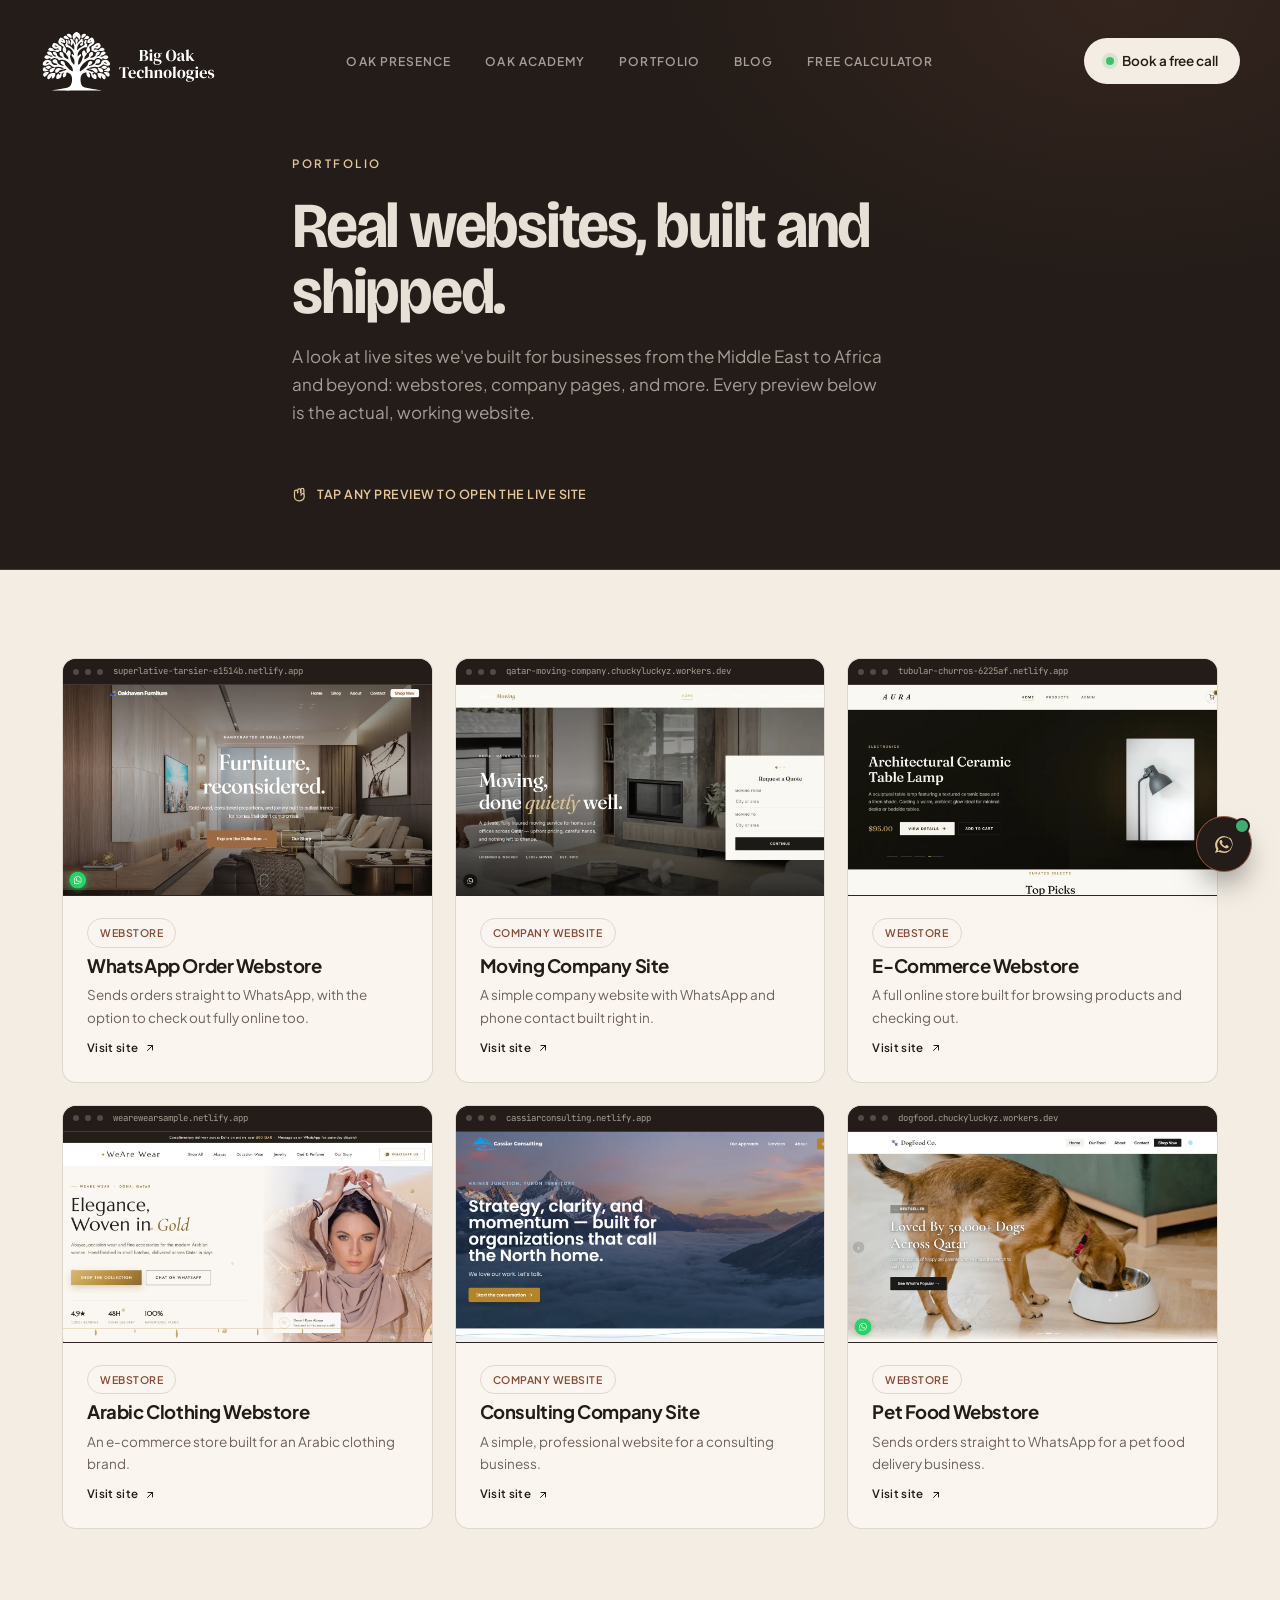
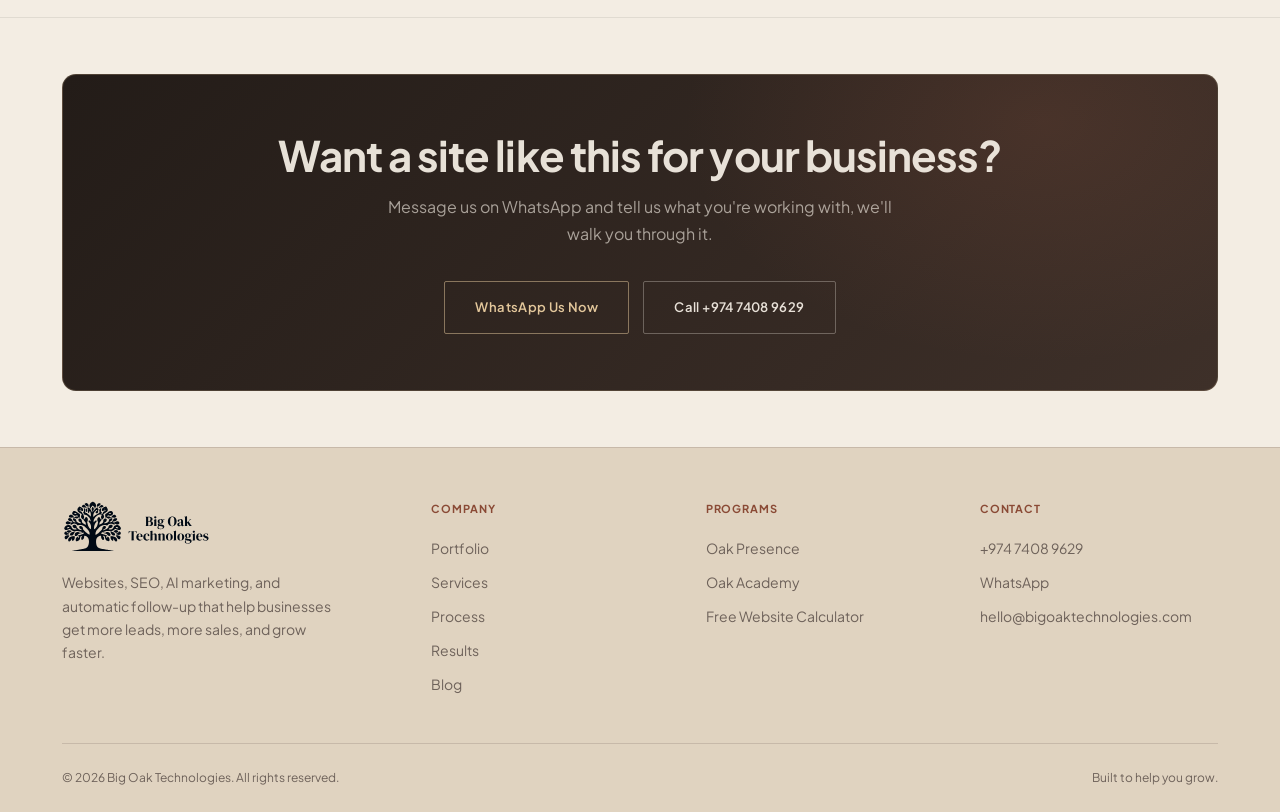
<file: portfolio.html>
<!DOCTYPE html>
<html lang="en">
<head>
<meta charset="UTF-8">
<meta name="viewport" content="width=device-width, initial-scale=1.0">
<title>Portfolio | Websites We've Built | Big Oak Technologies</title>
<meta name="description" content="See real websites Big Oak Technologies has built for businesses around the world, from WhatsApp-ready webstores to company sites. Tap any preview to open the live site.">
<meta name="robots" content="index, follow">
<link rel="canonical" href="https://www.bigoaktechnologies.com/portfolio.html">

<!-- Open Graph / social preview -->
<meta property="og:type" content="website">
<meta property="og:site_name" content="Big Oak Technologies">
<meta property="og:title" content="Portfolio | Websites We've Built | Big Oak Technologies">
<meta property="og:description" content="See real websites Big Oak Technologies has built for businesses around the world, from WhatsApp-ready webstores to company sites. Tap any preview to open the live site.">
<meta property="og:url" content="https://www.bigoaktechnologies.com/portfolio.html">
<meta property="og:image" content="https://www.bigoaktechnologies.com/assets/img/share/og-image.jpg">
<meta property="og:image:secure_url" content="https://www.bigoaktechnologies.com/assets/img/share/og-image.jpg">
<meta property="og:image:type" content="image/jpeg">
<meta property="og:image:width" content="1200">
<meta property="og:image:height" content="630">
<meta property="og:image:alt" content="Big Oak Technologies logo">
<meta property="og:locale" content="en_US">

<meta name="twitter:card" content="summary_large_image">
<meta name="twitter:title" content="Portfolio | Websites We've Built | Big Oak Technologies">
<meta name="twitter:description" content="See real websites Big Oak Technologies has built for businesses around the world, from WhatsApp-ready webstores to company sites. Tap any preview to open the live site.">
<meta name="twitter:image" content="https://www.bigoaktechnologies.com/assets/img/share/og-image.jpg">
<meta name="twitter:image:alt" content="Big Oak Technologies logo">

<link rel="icon" href="favicon.ico" sizes="48x48">
<link rel="icon" type="image/png" sizes="96x96" href="assets/img/icons/icon-96.png">
<link rel="icon" type="image/png" sizes="192x192" href="assets/img/icons/icon-192.png">
<link rel="apple-touch-icon" sizes="180x180" href="assets/img/icons/apple-touch-icon.png">
<link rel="manifest" href="site.webmanifest">
<meta name="theme-color" content="#231C18">
<link rel="preload" href="assets/fonts/plus-jakarta-sans-var.woff2" as="font" type="font/woff2" crossorigin>
<link rel="preload" href="assets/fonts/bricolage-grotesque-var.woff2" as="font" type="font/woff2" crossorigin>
<link rel="stylesheet" href="assets/css/style.css">
</head>
<body>

<div class="floating-nav" id="floatingNav">
  <a href="index.html" class="floating-nav-brand">
    <img src="assets/img/logo-white.svg" alt="Big Oak Technologies">
  </a>
  <div class="floating-nav-links" id="floatingNavLinks">
    <a href="presence.html">Oak Presence</a>
    <a href="academy.html">Oak Academy</a>
    <a href="portfolio.html">Portfolio</a>
    <a href="blog/index.html">Blog</a>
    <a href="calculator.html">Free Calculator</a>
  </div>
  <a href="https://wa.me/97474089629?text=Hi%20Big%20Oak%20Technologies%2C%20I%27d%20like%20to%20book%20a%20free%20call." target="_blank" rel="noopener" class="btn-call floating-nav-cta"><span class="btn-call-dot"></span>Book a free call</a>
  <button class="floating-nav-toggle" aria-label="Open menu" aria-expanded="false" aria-controls="floatingNavLinks">
    <svg viewBox="0 0 24 24" fill="none" stroke="currentColor" stroke-width="2"><path d="M4 7h16M4 12h16M4 17h16"/></svg>
  </button>
</div>


<!-- ===================== HERO ===================== -->
<section class="interior-hero portfolio-hero" id="heroSection">
  <div class="top-nav">
    <a href="index.html" class="top-nav-logo"><img src="assets/img/logo-white.svg" alt="Big Oak Technologies"></a>
    <div class="top-nav-menu">
      <a href="presence.html">Oak Presence</a>
      <a href="academy.html">Oak Academy</a>
      <a href="portfolio.html">Portfolio</a>
      <a href="blog/index.html">Blog</a>
      <a href="calculator.html">Free Calculator</a>
    </div>
    <div class="top-nav-cta">
      <a href="https://wa.me/97474089629?text=Hi%20Big%20Oak%20Technologies%2C%20I%27d%20like%20to%20book%20a%20free%20call." target="_blank" rel="noopener" class="btn-call top-nav-call"><span class="btn-call-dot"></span>Book a free call</a>
      <button class="top-nav-toggle" aria-label="Open menu" aria-expanded="false">
        <svg viewBox="0 0 24 24" fill="none" stroke="currentColor" stroke-width="2"><path d="M4 7h16M4 12h16M4 17h16"/></svg>
      </button>
    </div>
  </div>
  <div class="top-nav-mobile-menu">
    <div class="top-nav-mobile-menu-actions">
      <a href="tel:+97474089629" class="btn btn-line on-ink btn-sm">Call Us</a>
      <a href="https://wa.me/97474089629?text=Hi%20Big%20Oak%20Technologies%2C%20I%27d%20like%20to%20talk%20about%20growing%20my%20leads." target="_blank" rel="noopener" class="btn btn-dark btn-sm">WhatsApp</a>
    </div>
    <a href="presence.html">Oak Presence</a>
    <a href="academy.html">Oak Academy</a>
    <a href="portfolio.html">Portfolio</a>
    <a href="blog/index.html">Blog</a>
    <a href="calculator.html">Free Website</a>
  </div>
  <div class="wrap">
    <span class="eyebrow on-ink">Portfolio</span>
    <h1>Real websites, built and shipped.</h1>
    <p class="lede">A look at live sites we've built for businesses from the Middle East to Africa and beyond: webstores, company pages, and more. Every preview below is the actual, working website.</p>
    <span class="portfolio-tap-hint">
      <svg viewBox="0 0 24 24" fill="none" stroke="currentColor" stroke-width="2" stroke-linecap="round" stroke-linejoin="round"><path d="M9 9V5.5a2.5 2.5 0 0 1 5 0V9"/><path d="M14 9V4.5a2.5 2.5 0 0 1 5 0V11"/><path d="M9 9V7.5a2.5 2.5 0 0 0-5 0V15a7 7 0 0 0 7 7h1.5a7 7 0 0 0 7-7v-2a2.5 2.5 0 0 0-5 0"/></svg>
      Tap any preview to open the live site
    </span>
  </div>
</section>


<!-- ===================== PORTFOLIO GRID ===================== -->
<section id="work">
  <div class="wrap">

    <div class="portfolio-grid">

      <a class="portfolio-card reveal" href="https://superlative-tarsier-e1514b.netlify.app/" target="_blank" rel="noopener">
        <div class="portfolio-preview">
          <div class="portfolio-browser-bar"><span></span><span></span><span></span><em>superlative-tarsier-e1514b.netlify.app</em></div>
          <img class="portfolio-shot" src="assets/img/portfolio/whatsapp-webstore.webp" alt="" width="1440" height="752" decoding="async" loading="lazy" data-live="https://superlative-tarsier-e1514b.netlify.app/">
          <div class="portfolio-preview-veil"><span>Tap to view live site</span></div>
        </div>
        <div class="portfolio-info">
          <span class="tag">Webstore</span>
          <h3>WhatsApp Order Webstore</h3>
          <p>Sends orders straight to WhatsApp, with the option to check out fully online too.</p>
          <span class="portfolio-link-out">Visit site<svg viewBox="0 0 24 24" fill="none" stroke="currentColor" stroke-width="2" stroke-linecap="round" stroke-linejoin="round"><path d="M7 17 17 7M8 7h9v9"/></svg></span>
        </div>
      </a>

      <a class="portfolio-card reveal" href="https://qatar-moving-company.chuckyluckyz.workers.dev/" target="_blank" rel="noopener">
        <div class="portfolio-preview">
          <div class="portfolio-browser-bar"><span></span><span></span><span></span><em>qatar-moving-company.chuckyluckyz.workers.dev</em></div>
          <img class="portfolio-shot" src="assets/img/portfolio/qatar-moving.webp" alt="" width="1440" height="752" decoding="async" loading="lazy" data-live="https://qatar-moving-company.chuckyluckyz.workers.dev/">
          <div class="portfolio-preview-veil"><span>Tap to view live site</span></div>
        </div>
        <div class="portfolio-info">
          <span class="tag">Company Website</span>
          <h3>Moving Company Site</h3>
          <p>A simple company website with WhatsApp and phone contact built right in.</p>
          <span class="portfolio-link-out">Visit site<svg viewBox="0 0 24 24" fill="none" stroke="currentColor" stroke-width="2" stroke-linecap="round" stroke-linejoin="round"><path d="M7 17 17 7M8 7h9v9"/></svg></span>
        </div>
      </a>

      <a class="portfolio-card reveal" href="https://tubular-churros-6225af.netlify.app/" target="_blank" rel="noopener">
        <div class="portfolio-preview">
          <div class="portfolio-browser-bar"><span></span><span></span><span></span><em>tubular-churros-6225af.netlify.app</em></div>
          <img class="portfolio-shot" src="assets/img/portfolio/ecommerce-webstore.webp" alt="" width="1440" height="752" decoding="async" loading="lazy" data-live="https://tubular-churros-6225af.netlify.app/">
          <div class="portfolio-preview-veil"><span>Tap to view live site</span></div>
        </div>
        <div class="portfolio-info">
          <span class="tag">Webstore</span>
          <h3>E-Commerce Webstore</h3>
          <p>A full online store built for browsing products and checking out.</p>
          <span class="portfolio-link-out">Visit site<svg viewBox="0 0 24 24" fill="none" stroke="currentColor" stroke-width="2" stroke-linecap="round" stroke-linejoin="round"><path d="M7 17 17 7M8 7h9v9"/></svg></span>
        </div>
      </a>

      <a class="portfolio-card reveal" href="https://wearewearsample.netlify.app/" target="_blank" rel="noopener">
        <div class="portfolio-preview">
          <div class="portfolio-browser-bar"><span></span><span></span><span></span><em>wearewearsample.netlify.app</em></div>
          <img class="portfolio-shot" src="assets/img/portfolio/arabic-clothing.webp" alt="" width="1440" height="752" decoding="async" loading="lazy" data-live="https://wearewearsample.netlify.app/">
          <div class="portfolio-preview-veil"><span>Tap to view live site</span></div>
        </div>
        <div class="portfolio-info">
          <span class="tag">Webstore</span>
          <h3>Arabic Clothing Webstore</h3>
          <p>An e-commerce store built for an Arabic clothing brand.</p>
          <span class="portfolio-link-out">Visit site<svg viewBox="0 0 24 24" fill="none" stroke="currentColor" stroke-width="2" stroke-linecap="round" stroke-linejoin="round"><path d="M7 17 17 7M8 7h9v9"/></svg></span>
        </div>
      </a>

      <a class="portfolio-card reveal" href="https://cassiarconsulting.netlify.app/" target="_blank" rel="noopener">
        <div class="portfolio-preview">
          <div class="portfolio-browser-bar"><span></span><span></span><span></span><em>cassiarconsulting.netlify.app</em></div>
          <img class="portfolio-shot" src="assets/img/portfolio/cassiar-consulting.webp" alt="" width="1440" height="752" decoding="async" loading="lazy" data-live="https://cassiarconsulting.netlify.app/">
          <div class="portfolio-preview-veil"><span>Tap to view live site</span></div>
        </div>
        <div class="portfolio-info">
          <span class="tag">Company Website</span>
          <h3>Consulting Company Site</h3>
          <p>A simple, professional website for a consulting business.</p>
          <span class="portfolio-link-out">Visit site<svg viewBox="0 0 24 24" fill="none" stroke="currentColor" stroke-width="2" stroke-linecap="round" stroke-linejoin="round"><path d="M7 17 17 7M8 7h9v9"/></svg></span>
        </div>
      </a>

      <a class="portfolio-card reveal" href="https://dogfood.chuckyluckyz.workers.dev/" target="_blank" rel="noopener">
        <div class="portfolio-preview">
          <div class="portfolio-browser-bar"><span></span><span></span><span></span><em>dogfood.chuckyluckyz.workers.dev</em></div>
          <img class="portfolio-shot" src="assets/img/portfolio/dogfood.webp" alt="" width="1440" height="752" decoding="async" loading="lazy" data-live="https://dogfood.chuckyluckyz.workers.dev/">
          <div class="portfolio-preview-veil"><span>Tap to view live site</span></div>
        </div>
        <div class="portfolio-info">
          <span class="tag">Webstore</span>
          <h3>Pet Food Webstore</h3>
          <p>Sends orders straight to WhatsApp for a pet food delivery business.</p>
          <span class="portfolio-link-out">Visit site<svg viewBox="0 0 24 24" fill="none" stroke="currentColor" stroke-width="2" stroke-linecap="round" stroke-linejoin="round"><path d="M7 17 17 7M8 7h9v9"/></svg></span>
        </div>
      </a>

    </div>
  </div>
</section>

<div class="wrap" style="padding-top:56px; padding-bottom:56px;">
  <div class="final-cta reveal">
    <h2>Want a site like this for your business?</h2>
    <p>Message us on WhatsApp and tell us what you're working with, we'll walk you through it.</p>
    <div class="btn-row">
      <a href="https://wa.me/97474089629?text=Hi%20Big%20Oak%20Technologies%2C%20I%20saw%20your%20portfolio%20and%20I%27d%20like%20to%20talk%20about%20a%20website." target="_blank" rel="noopener" class="btn btn-dark">WhatsApp Us Now</a>
      <a href="tel:+97474089629" class="btn btn-line">Call +974 7408 9629</a>
    </div>
  </div>
</div>

<!-- ===================== FOOTER ===================== -->
<footer>
  <div class="wrap">
    <div class="footer-grid">
      <div>
        <div class="footer-brand"><img src="assets/img/logo-black.svg" alt="Big Oak Technologies"></div>
        <p style="font-size:14px; max-width:280px;">Websites, SEO, AI marketing, and automatic follow-up that help businesses get more leads, more sales, and grow faster.</p>
      </div>
      <div>
        <h5>Company</h5>
        <ul>
          <li><a href="portfolio.html">Portfolio</a></li>
          <li><a href="index.html#services">Services</a></li>
          <li><a href="index.html#process">Process</a></li>
          <li><a href="index.html#results">Results</a></li>
          <li><a href="blog/index.html">Blog</a></li>
        </ul>
      </div>
      <div>
        <h5>Programs</h5>
        <ul>
          <li><a href="presence.html">Oak Presence</a></li>
          <li><a href="academy.html">Oak Academy</a></li>
          <li><a href="calculator.html">Free Website Calculator</a></li>
        </ul>
      </div>
      <div>
        <h5>Contact</h5>
        <ul>
          <li><a href="tel:+97474089629">+974 7408 9629</a></li>
          <li><a href="https://wa.me/97474089629" target="_blank" rel="noopener">WhatsApp</a></li>
          <li><a href="mailto:hello@bigoaktechnologies.com">hello@bigoaktechnologies.com</a></li>
        </ul>
      </div>
    </div>
    <div class="footer-bottom">
      <span>© 2026 Big Oak Technologies. All rights reserved.</span>
      <span>Built to help you grow.</span>
    </div>
  </div>
</footer>

<a class="float-wa" href="https://wa.me/97474089629?text=Hi%20Big%20Oak%20Technologies%2C%20I%27d%20like%20to%20chat." target="_blank" rel="noopener" aria-label="Chat on WhatsApp">
  <svg viewBox="0 0 24 24"><path d="M17.6 6.32A8.86 8.86 0 0 0 12.05 4a8.94 8.94 0 0 0-7.75 13.4L3 21l3.72-1.24a8.9 8.9 0 0 0 4.31 1.1h.01a8.94 8.94 0 0 0 6.56-15.54zM12.05 19.4a7.4 7.4 0 0 1-3.78-1.04l-.27-.16-2.24.75.75-2.18-.17-.28a7.44 7.44 0 1 1 13.8-3.9 7.43 7.43 0 0 1-8.09 6.81zm4.08-5.56c-.22-.11-1.31-.65-1.51-.72-.2-.07-.35-.11-.5.11-.15.22-.57.72-.7.87-.13.15-.26.16-.48.05a6.1 6.1 0 0 1-1.79-1.1 6.7 6.7 0 0 1-1.24-1.54c-.13-.22 0-.34.1-.45.1-.1.22-.26.33-.39.11-.13.15-.22.22-.37.07-.15.04-.28-.02-.39-.06-.11-.5-1.2-.68-1.65-.18-.43-.36-.37-.5-.38h-.43c-.15 0-.39.06-.6.28-.2.22-.79.77-.79 1.87s.81 2.17.92 2.32c.11.15 1.6 2.44 3.87 3.42a13 13 0 0 0 1.29.48c.54.17 1.03.15 1.42.09.43-.06 1.31-.54 1.5-1.06.18-.52.18-.96.13-1.06-.06-.1-.2-.16-.42-.27z"/></svg>
</a>

<script src="assets/js/main.js"></script>
</body>
</html>
</file>
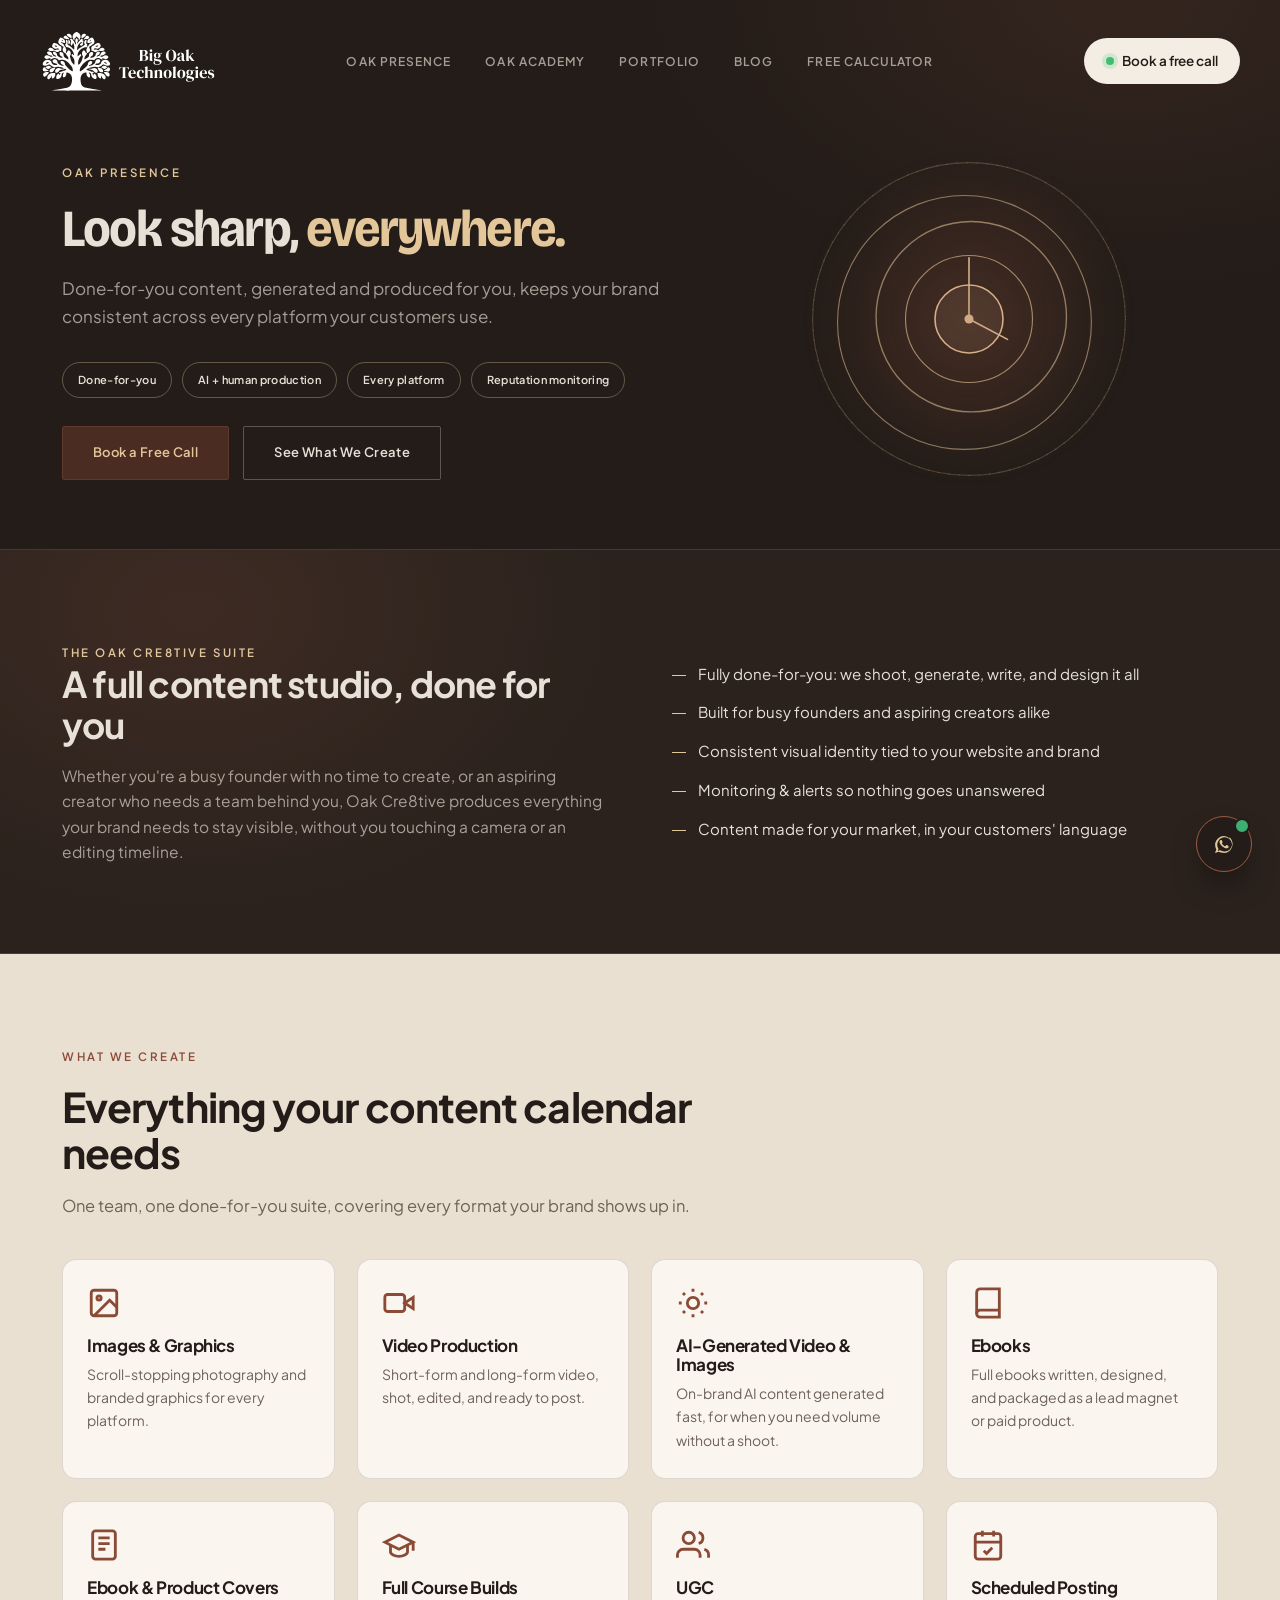
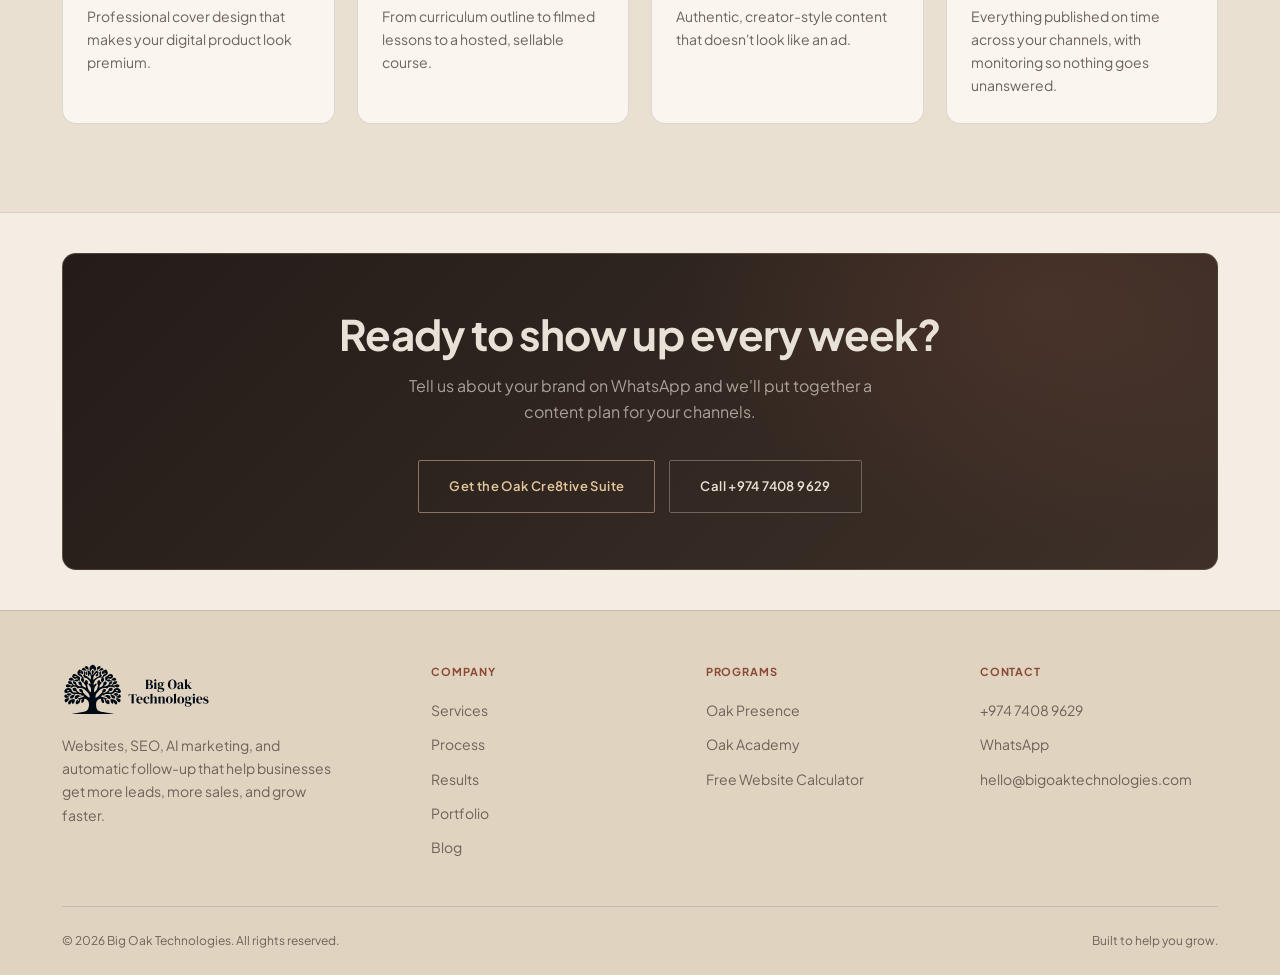
<file: presence.html>
<!DOCTYPE html>
<html lang="en">
<head>
<meta charset="UTF-8">
<meta name="viewport" content="width=device-width, initial-scale=1.0">
<title>Oak Presence | Done-for-You Content for Your Brand</title>
<meta name="description" content="Oak Presence is a done-for-you content service from Big Oak Technologies: videos, graphics, ebooks and UGC produced for you, so your brand shows up on every platform, every week.">
<meta name="robots" content="index, follow">
<link rel="canonical" href="https://www.bigoaktechnologies.com/presence.html">

<!-- Open Graph / social preview -->
<meta property="og:type" content="website">
<meta property="og:site_name" content="Big Oak Technologies">
<meta property="og:title" content="Oak Presence | Done-for-You Content for Your Brand">
<meta property="og:description" content="Oak Presence is a done-for-you content service from Big Oak Technologies: videos, graphics, ebooks and UGC produced for you, so your brand shows up on every platform, every week.">
<meta property="og:url" content="https://www.bigoaktechnologies.com/presence.html">
<meta property="og:image" content="https://www.bigoaktechnologies.com/assets/img/share/og-image.jpg">
<meta property="og:image:secure_url" content="https://www.bigoaktechnologies.com/assets/img/share/og-image.jpg">
<meta property="og:image:type" content="image/jpeg">
<meta property="og:image:width" content="1200">
<meta property="og:image:height" content="630">
<meta property="og:image:alt" content="Big Oak Technologies logo">
<meta property="og:locale" content="en_US">

<meta name="twitter:card" content="summary_large_image">
<meta name="twitter:title" content="Oak Presence | Done-for-You Content for Your Brand">
<meta name="twitter:description" content="Oak Presence is a done-for-you content service from Big Oak Technologies: videos, graphics, ebooks and UGC produced for you, so your brand shows up on every platform, every week.">
<meta name="twitter:image" content="https://www.bigoaktechnologies.com/assets/img/share/og-image.jpg">
<meta name="twitter:image:alt" content="Big Oak Technologies logo">

<link rel="icon" href="favicon.ico" sizes="48x48">
<link rel="icon" type="image/png" sizes="96x96" href="assets/img/icons/icon-96.png">
<link rel="icon" type="image/png" sizes="192x192" href="assets/img/icons/icon-192.png">
<link rel="apple-touch-icon" sizes="180x180" href="assets/img/icons/apple-touch-icon.png">
<link rel="manifest" href="site.webmanifest">
<meta name="theme-color" content="#231C18">
<link rel="preload" href="assets/fonts/plus-jakarta-sans-var.woff2" as="font" type="font/woff2" crossorigin>
<link rel="preload" href="assets/fonts/bricolage-grotesque-var.woff2" as="font" type="font/woff2" crossorigin>
<link rel="stylesheet" href="assets/css/style.css">
</head>
<body>

<div class="floating-nav" id="floatingNav">
  <a href="index.html" class="floating-nav-brand">
    <img src="assets/img/logo-white.svg" alt="Big Oak Technologies">
  </a>
  <div class="floating-nav-links" id="floatingNavLinks">
    <a href="presence.html">Oak Presence</a>
    <a href="academy.html">Oak Academy</a>
    <a href="portfolio.html">Portfolio</a>
    <a href="blog/index.html">Blog</a>
    <a href="calculator.html">Free Calculator</a>
  </div>
  <a href="https://wa.me/97474089629?text=Hi%20Big%20Oak%20Technologies%2C%20I%27d%20like%20to%20book%20a%20free%20call." target="_blank" rel="noopener" class="btn-call floating-nav-cta"><span class="btn-call-dot"></span>Book a free call</a>
  <button class="floating-nav-toggle" aria-label="Open menu" aria-expanded="false" aria-controls="floatingNavLinks">
    <svg viewBox="0 0 24 24" fill="none" stroke="currentColor" stroke-width="2"><path d="M4 7h16M4 12h16M4 17h16"/></svg>
  </button>
</div>


<!-- ===================== HERO ===================== -->
<section class="interior-hero presence-hero" id="heroSection">
  <div class="top-nav">
    <a href="index.html" class="top-nav-logo"><img src="assets/img/logo-white.svg" alt="Big Oak Technologies"></a>
    <div class="top-nav-menu">
      <a href="presence.html">Oak Presence</a>
      <a href="academy.html">Oak Academy</a>
      <a href="portfolio.html">Portfolio</a>
      <a href="blog/index.html">Blog</a>
      <a href="calculator.html">Free Calculator</a>
    </div>
    <div class="top-nav-cta">
      <a href="https://wa.me/97474089629?text=Hi%20Big%20Oak%20Technologies%2C%20I%27d%20like%20to%20book%20a%20free%20call." target="_blank" rel="noopener" class="btn-call top-nav-call"><span class="btn-call-dot"></span>Book a free call</a>
      <button class="top-nav-toggle" aria-label="Open menu" aria-expanded="false">
        <svg viewBox="0 0 24 24" fill="none" stroke="currentColor" stroke-width="2"><path d="M4 7h16M4 12h16M4 17h16"/></svg>
      </button>
    </div>
  </div>
  <div class="top-nav-mobile-menu">
    <div class="top-nav-mobile-menu-actions">
      <a href="tel:+97474089629" class="btn btn-line on-ink btn-sm">Call Us</a>
      <a href="https://wa.me/97474089629?text=Hi%20Big%20Oak%20Technologies%2C%20I%27d%20like%20to%20talk%20about%20growing%20my%20leads." target="_blank" rel="noopener" class="btn btn-dark btn-sm">WhatsApp</a>
    </div>
    <a href="presence.html">Oak Presence</a>
    <a href="academy.html">Oak Academy</a>
    <a href="portfolio.html">Portfolio</a>
    <a href="blog/index.html">Blog</a>
    <a href="calculator.html">Free Website</a>
  </div>
  <div class="wrap hero-wrap">
    <div>
      <span class="eyebrow on-ink">Oak Presence</span>
      <h1>Look sharp, <em>everywhere.</em></h1>
      <p class="lede">Done-for-you content, generated and produced for you, keeps your brand consistent across every platform your customers use.</p>
      <div class="badge-row">
        <span class="badge">Done-for-you</span>
        <span class="badge">AI + human production</span>
        <span class="badge">Every platform</span>
        <span class="badge">Reputation monitoring</span>
      </div>
      <div class="hero-cta-row">
        <a href="https://wa.me/97474089629?text=Hi%20Big%20Oak%20Technologies%2C%20I%27d%20like%20to%20know%20more%20about%20Oak%20Presence." target="_blank" rel="noopener" class="btn btn-primary">Book a Free Call</a>
        <a href="#create" class="btn btn-line on-ink">See What We Create</a>
      </div>
    </div>
      <div class="oak-ring-wrap">
        <div class="oak-ring-glow"></div>
        <svg viewBox="0 0 300 300" xmlns="http://www.w3.org/2000/svg" role="img" aria-label="The Oak Presence ring mark">
          <circle cx="150" cy="150" r="138" fill="none" stroke="rgba(227,199,155,0.22)" stroke-width="1"/>
          <g class="oak-ring-slow"><circle cx="150" cy="150" r="138" fill="none" stroke="#9E5A43" stroke-width="1" stroke-dasharray="1 8" opacity="0.6"/></g>
          <circle cx="146" cy="153" r="112" fill="none" stroke="#E3C79B" stroke-width="1" opacity="0.55"/>
          <circle cx="152" cy="148" r="84" fill="none" stroke="rgba(227,199,155,0.6)" stroke-width="1.2"/>
          <circle cx="150" cy="150" r="56" fill="none" stroke="#E3C79B" stroke-width="1" opacity="0.7"/>
          <circle cx="150" cy="150" r="30" fill="rgba(227,199,155,0.1)" stroke="#E3C79B" stroke-width="1.4"/>
          <path d="M150 150 L150 96" stroke="#E3C79B" stroke-width="1.4" stroke-linecap="round"/>
          <path d="M150 150 L184 168" stroke="#E3C79B" stroke-width="1.4" stroke-linecap="round"/>
          <circle cx="150" cy="150" r="4" fill="#E3C79B"/>
        </svg>
      </div>
  </div>
</section>

<!-- ===================== THE SUITE ===================== -->
<section class="rc-presence" id="suite">
  <div class="wrap">
    <div class="split">
      <div class="reveal">
        <span class="eyebrow">The Oak Cre8tive Suite</span>
        <h2>A full content studio, done for you</h2>
        <p style="font-size:15.5px;">Whether you're a busy founder with no time to create, or an aspiring creator who needs a team behind you, Oak Cre8tive produces everything your brand needs to stay visible, without you touching a camera or an editing timeline.</p>
      </div>
      <ul class="reveal">
        <li>Fully done-for-you: we shoot, generate, write, and design it all</li>
        <li>Built for busy founders and aspiring creators alike</li>
        <li>Consistent visual identity tied to your website and brand</li>
        <li>Monitoring &amp; alerts so nothing goes unanswered</li>
        <li>Content made for your market, in your customers' language</li>
      </ul>
    </div>
  </div>
</section>

<!-- ===================== WHAT WE CREATE ===================== -->
<section class="services" id="create">
  <div class="wrap">
    <div class="section-head reveal">
      <span class="eyebrow">What we create</span>
      <h2>Everything your content calendar needs</h2>
      <p>One team, one done-for-you suite, covering every format your brand shows up in.</p>
    </div>
    <div class="why-grid">
      <div class="why-card reveal">
        <div class="why-icon"><svg viewBox="0 0 24 24" fill="none" stroke-width="2"><rect x="3" y="3" width="18" height="18" rx="2"/><circle cx="8.5" cy="8.5" r="1.5"/><path d="m21 15-5-5L5 21"/></svg></div>
        <h3>Images &amp; Graphics</h3>
        <p>Scroll-stopping photography and branded graphics for every platform.</p>
      </div>
      <div class="why-card reveal">
        <div class="why-icon"><svg viewBox="0 0 24 24" fill="none" stroke-width="2"><path d="m22 8-6 4 6 4V8Z"/><rect x="2" y="6" width="14" height="12" rx="2"/></svg></div>
        <h3>Video Production</h3>
        <p>Short-form and long-form video, shot, edited, and ready to post.</p>
      </div>
      <div class="why-card reveal">
        <div class="why-icon"><svg viewBox="0 0 24 24" fill="none" stroke-width="2"><path d="M12 2v2M12 20v2M4.93 4.93l1.41 1.41M17.66 17.66l1.41 1.41M2 12h2M20 12h2M6.34 17.66l-1.41 1.41M19.07 4.93l-1.41 1.41"/><circle cx="12" cy="12" r="4"/></svg></div>
        <h3>AI-Generated Video &amp; Images</h3>
        <p>On-brand AI content generated fast, for when you need volume without a shoot.</p>
      </div>
      <div class="why-card reveal">
        <div class="why-icon"><svg viewBox="0 0 24 24" fill="none" stroke-width="2"><path d="M4 19.5A2.5 2.5 0 0 1 6.5 17H20"/><path d="M6.5 2H20v20H6.5A2.5 2.5 0 0 1 4 19.5v-15A2.5 2.5 0 0 1 6.5 2z"/></svg></div>
        <h3>Ebooks</h3>
        <p>Full ebooks written, designed, and packaged as a lead magnet or paid product.</p>
      </div>
      <div class="why-card reveal">
        <div class="why-icon"><svg viewBox="0 0 24 24" fill="none" stroke-width="2"><rect x="4" y="2" width="16" height="20" rx="2"/><path d="M8 7h8M8 11h8M8 15h5"/></svg></div>
        <h3>Ebook &amp; Product Covers</h3>
        <p>Professional cover design that makes your digital product look premium.</p>
      </div>
      <div class="why-card reveal">
        <div class="why-icon"><svg viewBox="0 0 24 24" fill="none" stroke-width="2"><path d="M22 10v6M2 10l10-5 10 5-10 5-10-5Z"/><path d="M6 12v5c0 1.5 3 3 6 3s6-1.5 6-3v-5"/></svg></div>
        <h3>Full Course Builds</h3>
        <p>From curriculum outline to filmed lessons to a hosted, sellable course.</p>
      </div>
      <div class="why-card reveal">
        <div class="why-icon"><svg viewBox="0 0 24 24" fill="none" stroke-width="2"><path d="M17 21v-2a4 4 0 0 0-4-4H5a4 4 0 0 0-4 4v2"/><circle cx="9" cy="7" r="4"/><path d="M23 21v-2a4 4 0 0 0-3-3.87M16 3.13a4 4 0 0 1 0 7.75"/></svg></div>
        <h3>UGC</h3>
        <p>Authentic, creator-style content that doesn't look like an ad.</p>
      </div>
      <div class="why-card reveal">
        <div class="why-icon"><svg viewBox="0 0 24 24" fill="none" stroke-width="2"><rect x="3" y="4" width="18" height="18" rx="2"/><path d="M16 2v4M8 2v4M3 10h18M9 16l2 2 4-4"/></svg></div>
        <h3>Scheduled Posting</h3>
        <p>Everything published on time across your channels, with monitoring so nothing goes unanswered.</p>
      </div>
    </div>
  </div>
</section>

<div class="wrap" style="padding-top:40px; padding-bottom:40px;">
  <div class="final-cta reveal">
    <h2>Ready to show up every week?</h2>
    <p>Tell us about your brand on WhatsApp and we'll put together a content plan for your channels.</p>
    <div class="btn-row">
      <a href="https://wa.me/97474089629?text=Hi%20Big%20Oak%20Technologies%2C%20I%27d%20like%20to%20know%20more%20about%20Oak%20Presence." target="_blank" rel="noopener" class="btn btn-dark">Get the Oak Cre8tive Suite</a>
      <a href="tel:+97474089629" class="btn btn-line">Call +974 7408 9629</a>
    </div>
  </div>
</div>

<!-- ===================== FOOTER ===================== -->
<footer>
  <div class="wrap">
    <div class="footer-grid">
      <div>
        <div class="footer-brand"><img src="assets/img/logo-black.svg" alt="Big Oak Technologies"></div>
        <p style="font-size:14px; max-width:280px;">Websites, SEO, AI marketing, and automatic follow-up that help businesses get more leads, more sales, and grow faster.</p>
      </div>
      <div>
        <h5>Company</h5>
        <ul>
          <li><a href="index.html#services">Services</a></li>
          <li><a href="index.html#process">Process</a></li>
          <li><a href="index.html#results">Results</a></li>
          <li><a href="portfolio.html">Portfolio</a></li>
          <li><a href="blog/index.html">Blog</a></li>
        </ul>
      </div>
      <div>
        <h5>Programs</h5>
        <ul>
          <li><a href="presence.html">Oak Presence</a></li>
          <li><a href="academy.html">Oak Academy</a></li>
          <li><a href="calculator.html">Free Website Calculator</a></li>
        </ul>
      </div>
      <div>
        <h5>Contact</h5>
        <ul>
          <li><a href="tel:+97474089629">+974 7408 9629</a></li>
          <li><a href="https://wa.me/97474089629" target="_blank" rel="noopener">WhatsApp</a></li>
          <li><a href="mailto:hello@bigoaktechnologies.com">hello@bigoaktechnologies.com</a></li>
        </ul>
      </div>
    </div>
    <div class="footer-bottom">
      <span>© 2026 Big Oak Technologies. All rights reserved.</span>
      <span>Built to help you grow.</span>
    </div>
  </div>
</footer>

<a class="float-wa" href="https://wa.me/97474089629?text=Hi%20Big%20Oak%20Technologies%2C%20I%27d%20like%20to%20chat." target="_blank" rel="noopener" aria-label="Chat on WhatsApp">
  <svg viewBox="0 0 24 24"><path d="M17.6 6.32A8.86 8.86 0 0 0 12.05 4a8.94 8.94 0 0 0-7.75 13.4L3 21l3.72-1.24a8.9 8.9 0 0 0 4.31 1.1h.01a8.94 8.94 0 0 0 6.56-15.54zM12.05 19.4a7.4 7.4 0 0 1-3.78-1.04l-.27-.16-2.24.75.75-2.18-.17-.28a7.44 7.44 0 1 1 13.8-3.9 7.43 7.43 0 0 1-8.09 6.81zm4.08-5.56c-.22-.11-1.31-.65-1.51-.72-.2-.07-.35-.11-.5.11-.15.22-.57.72-.7.87-.13.15-.26.16-.48.05a6.1 6.1 0 0 1-1.79-1.1 6.7 6.7 0 0 1-1.24-1.54c-.13-.22 0-.34.1-.45.1-.1.22-.26.33-.39.11-.13.15-.22.22-.37.07-.15.04-.28-.02-.39-.06-.11-.5-1.2-.68-1.65-.18-.43-.36-.37-.5-.38h-.43c-.15 0-.39.06-.6.28-.2.22-.79.77-.79 1.87s.81 2.17.92 2.32c.11.15 1.6 2.44 3.87 3.42a13 13 0 0 0 1.29.48c.54.17 1.03.15 1.42.09.43-.06 1.31-.54 1.5-1.06.18-.52.18-.96.13-1.06-.06-.1-.2-.16-.42-.27z"/></svg>
</a>

<script src="assets/js/main.js"></script>
</body>
</html>
</file>
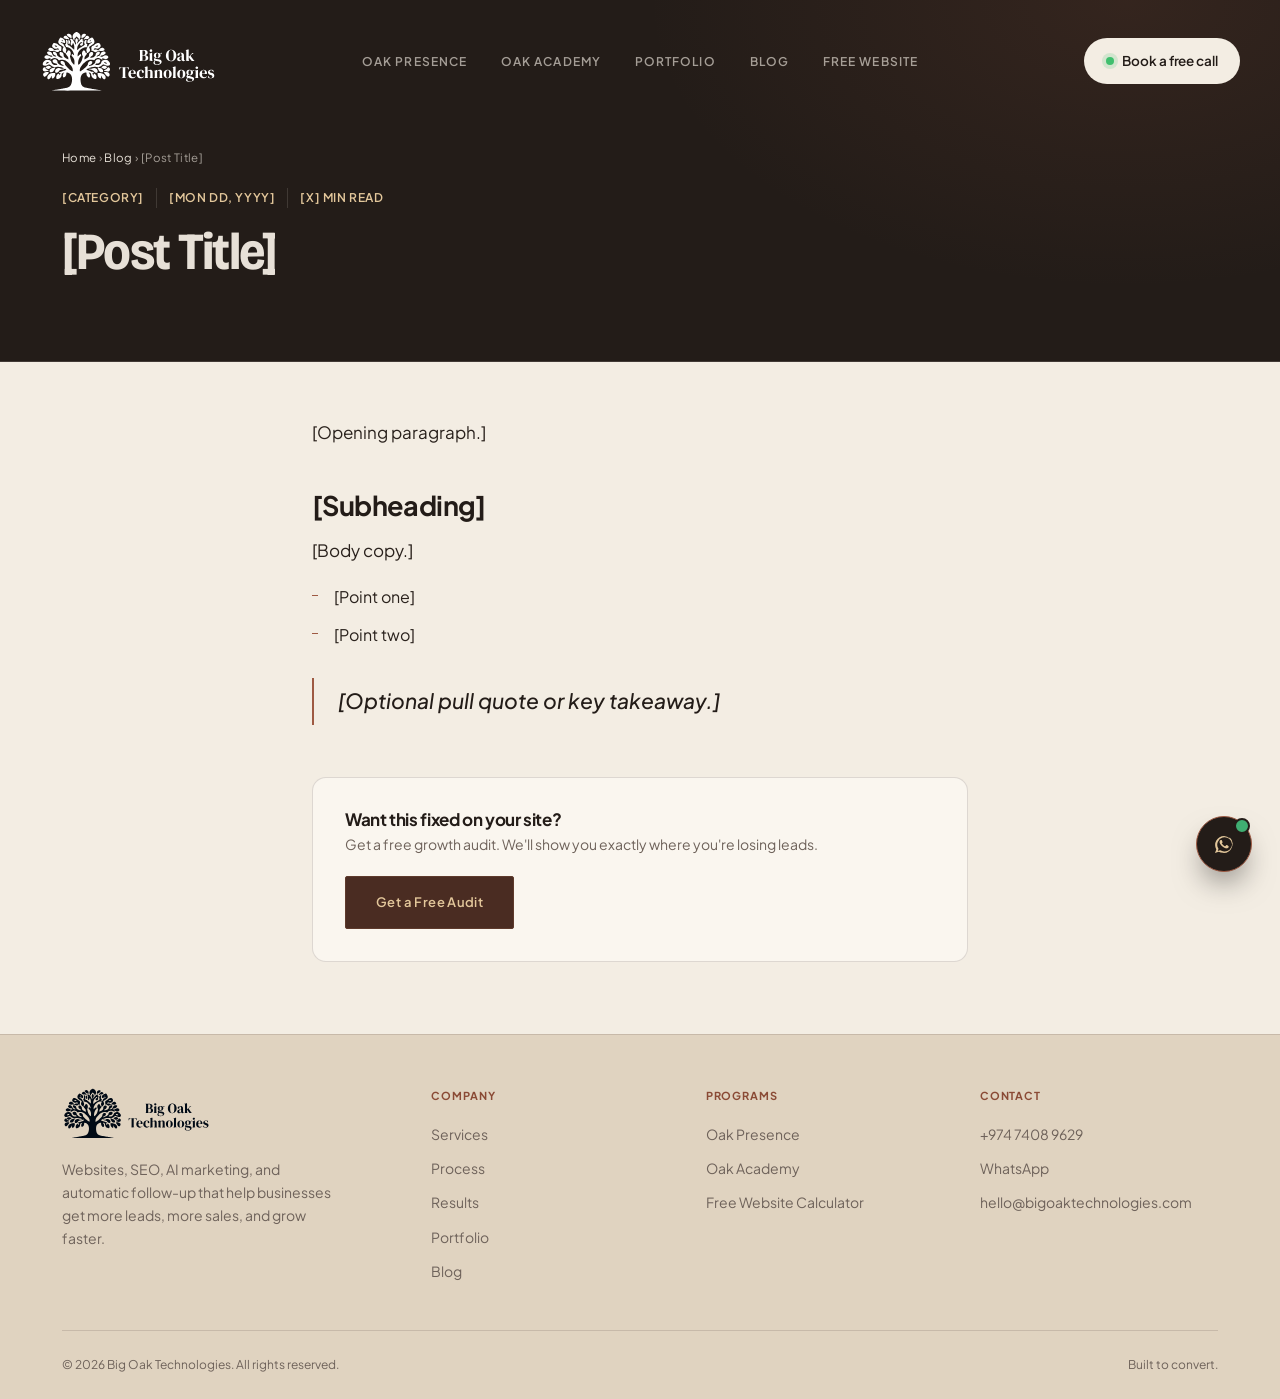
<file: blog/posts/_template.html>
<!DOCTYPE html>
<html lang="en">
<head>
<meta charset="UTF-8">
<meta name="viewport" content="width=device-width, initial-scale=1.0">
<!-- 1. Update the title, description, and <h1> below. Also fill in every [bracketed] value in the share tags and the BlogPosting script. -->
<title>[Post Title] | Big Oak Technologies Blog</title>
<meta name="description" content="[One-sentence summary for search results.]">
<link rel="canonical" href="https://www.bigoaktechnologies.com/blog/posts/[post-file-name].html">
<meta property="og:type" content="article">
<meta property="og:site_name" content="Big Oak Technologies">
<meta property="og:title" content="[Post Title]">
<meta property="og:description" content="[One-sentence summary for search results.]">
<meta property="og:url" content="https://www.bigoaktechnologies.com/blog/posts/[post-file-name].html">
<meta property="og:image" content="https://www.bigoaktechnologies.com/assets/img/share/og-image.jpg">
<meta property="og:image:secure_url" content="https://www.bigoaktechnologies.com/assets/img/share/og-image.jpg">
<meta property="og:image:type" content="image/jpeg">
<meta property="og:image:width" content="1200">
<meta property="og:image:height" content="630">
<meta property="og:image:alt" content="Big Oak Technologies logo">
<meta property="og:locale" content="en_US">
<meta name="twitter:card" content="summary_large_image">
<meta name="twitter:title" content="[Post Title]">
<meta name="twitter:description" content="[One-sentence summary for search results.]">
<meta name="twitter:image" content="https://www.bigoaktechnologies.com/assets/img/share/og-image.jpg">
<meta name="twitter:image:alt" content="Big Oak Technologies logo">
<link rel="icon" href="../../favicon.ico" sizes="48x48">
<link rel="icon" type="image/png" sizes="96x96" href="../../assets/img/icons/icon-96.png">
<link rel="icon" type="image/png" sizes="192x192" href="../../assets/img/icons/icon-192.png">
<link rel="apple-touch-icon" sizes="180x180" href="../../assets/img/icons/apple-touch-icon.png">
<link rel="manifest" href="../../site.webmanifest">
<meta name="theme-color" content="#231C18">
<link rel="preload" href="../../assets/fonts/plus-jakarta-sans-var.woff2" as="font" type="font/woff2" crossorigin>
<link rel="preload" href="../../assets/fonts/bricolage-grotesque-var.woff2" as="font" type="font/woff2" crossorigin>
<link rel="stylesheet" href="../../assets/css/style.css">
<script type="application/ld+json">
{
  "@context": "https://schema.org",
  "@type": "BlogPosting",
  "headline": "[Post Title]",
  "description": "[One-sentence summary for search results.]",
  "datePublished": "[YYYY-MM-DD]",
  "image": [
    "https://www.bigoaktechnologies.com/assets/img/share/og-image.jpg"
  ],
  "mainEntityOfPage": "https://www.bigoaktechnologies.com/blog/posts/[post-file-name].html",
  "author": {
    "@type": "Organization",
    "name": "Big Oak Technologies",
    "url": "https://www.bigoaktechnologies.com/"
  },
  "publisher": {
    "@type": "Organization",
    "name": "Big Oak Technologies",
    "url": "https://www.bigoaktechnologies.com/",
    "logo": {
      "@type": "ImageObject",
      "url": "https://www.bigoaktechnologies.com/assets/img/logo-black-on-white.png",
      "width": 1629,
      "height": 724
    }
  }
}
</script>
</head>
<body>

<div class="floating-nav" id="floatingNav">
  <a href="../../index.html" class="floating-nav-brand">
    <img src="../../assets/img/logo-white.svg" alt="Big Oak Technologies">
  </a>
  <div class="floating-nav-links" id="floatingNavLinks">
    <a href="../../presence.html">Oak Presence</a>
    <a href="../../academy.html">Oak Academy</a>
    <a href="../../portfolio.html">Portfolio</a>
    <a href="../../blog/index.html">Blog</a>
    <a href="../../calculator.html">Free Website</a>
  </div>
  <a href="https://wa.me/97474089629?text=Hi%20Big%20Oak%20Technologies%2C%20I%27d%20like%20to%20book%20a%20free%20call." target="_blank" rel="noopener" class="btn-call floating-nav-cta"><span class="btn-call-dot"></span>Book a free call</a>
  <button class="floating-nav-toggle" aria-label="Open menu" aria-expanded="false" aria-controls="floatingNavLinks">
    <svg viewBox="0 0 24 24" fill="none" stroke="currentColor" stroke-width="2"><path d="M4 7h16M4 12h16M4 17h16"/></svg>
  </button>
</div>

<section class="interior-hero article-hero" id="heroSection">
  <div class="top-nav">
    <a href="../../index.html" class="top-nav-logo"><img src="../../assets/img/logo-white.svg" alt="Big Oak Technologies"></a>
    <div class="top-nav-menu">
      <a href="../../presence.html">Oak Presence</a>
      <a href="../../academy.html">Oak Academy</a>
      <a href="../../portfolio.html">Portfolio</a>
      <a href="../../blog/index.html">Blog</a>
      <a href="../../calculator.html">Free Website</a>
    </div>
    <div class="top-nav-cta">
      <a href="https://wa.me/97474089629?text=Hi%20Big%20Oak%20Technologies%2C%20I%27d%20like%20to%20book%20a%20free%20call." target="_blank" rel="noopener" class="btn-call top-nav-call"><span class="btn-call-dot"></span>Book a free call</a>
      <button class="top-nav-toggle" aria-label="Open menu" aria-expanded="false">
        <svg viewBox="0 0 24 24" fill="none" stroke="currentColor" stroke-width="2"><path d="M4 7h16M4 12h16M4 17h16"/></svg>
      </button>
    </div>
  </div>
  <div class="top-nav-mobile-menu">
    <div class="top-nav-mobile-menu-actions">
      <a href="tel:+97474089629" class="btn btn-line on-ink btn-sm">Call Us</a>
      <a href="https://wa.me/97474089629?text=Hi%20Big%20Oak%20Technologies%2C%20I%27d%20like%20to%20talk%20about%20growing%20my%20leads." target="_blank" rel="noopener" class="btn btn-dark btn-sm">WhatsApp</a>
    </div>
    <a href="../../presence.html">Oak Presence</a>
    <a href="../../academy.html">Oak Academy</a>
    <a href="../../portfolio.html">Portfolio</a>
    <a href="../../blog/index.html">Blog</a>
    <a href="../../calculator.html">Free Website</a>
  </div>
  <div class="wrap">
    <div class="breadcrumb"><a href="../../index.html">Home</a> &rsaquo; <a href="../index.html">Blog</a> &rsaquo; [Post Title]</div>
    <!-- 2. Category, date, read time -->
    <div class="article-meta"><span>[Category]</span><span>[Mon DD, YYYY]</span><span>[X] min read</span></div>
    <h1>[Post Title]</h1>
  </div>
</section>

<div class="article-wrap article-body">
  <!-- 3. Write the post body here using p / h2 / h3 / ul / blockquote -->
  <p>[Opening paragraph.]</p>

  <h2>[Subheading]</h2>
  <p>[Body copy.]</p>

  <ul>
    <li>[Point one]</li>
    <li>[Point two]</li>
  </ul>

  <blockquote>[Optional pull quote or key takeaway.]</blockquote>

  <div class="article-cta">
    <div>
      <h4>Want this fixed on your site?</h4>
      <p>Get a free growth audit. We'll show you exactly where you're losing leads.</p>
    </div>
    <a href="../../index.html#lead-form" class="btn btn-primary">Get a Free Audit</a>
  </div>
</div>

<footer class="rc-footer">
  <div class="wrap">
    <div class="footer-grid">
      <div>
        <div class="footer-brand"><img src="../../assets/img/logo-black.svg" alt="Big Oak Technologies"></div>
        <p style="font-size:14px; max-width:280px;">Websites, SEO, AI marketing, and automatic follow-up that help businesses get more leads, more sales, and grow faster.</p>
      </div>
      <div>
        <h5>Company</h5>
        <ul>
          <li><a href="../../index.html#services">Services</a></li>
          <li><a href="../../index.html#process">Process</a></li>
          <li><a href="../../index.html#results">Results</a></li>
          <li><a href="../../portfolio.html">Portfolio</a></li>
          <li><a href="../index.html">Blog</a></li>
        </ul>
      </div>
      <div>
        <h5>Programs</h5>
        <ul>
          <li><a href="../../presence.html">Oak Presence</a></li>
          <li><a href="../../academy.html">Oak Academy</a></li>
          <li><a href="../../calculator.html">Free Website Calculator</a></li>
        </ul>
      </div>
      <div>
        <h5>Contact</h5>
        <ul>
          <li><a href="tel:+97474089629">+974 7408 9629</a></li>
          <li><a href="https://wa.me/97474089629" target="_blank" rel="noopener">WhatsApp</a></li>
          <li><a href="mailto:hello@bigoaktechnologies.com">hello@bigoaktechnologies.com</a></li>
        </ul>
      </div>
    </div>
    <div class="footer-bottom">
      <span>© 2026 Big Oak Technologies. All rights reserved.</span>
      <span>Built to convert.</span>
    </div>
  </div>
</footer>

<a class="float-wa" href="https://wa.me/97474089629" target="_blank" rel="noopener" aria-label="Chat on WhatsApp">
  <svg viewBox="0 0 24 24"><path d="M17.6 6.32A8.86 8.86 0 0 0 12.05 4a8.94 8.94 0 0 0-7.75 13.4L3 21l3.72-1.24a8.9 8.9 0 0 0 4.31 1.1h.01a8.94 8.94 0 0 0 6.56-15.54zM12.05 19.4a7.4 7.4 0 0 1-3.78-1.04l-.27-.16-2.24.75.75-2.18-.17-.28a7.44 7.44 0 1 1 13.8-3.9 7.43 7.43 0 0 1-8.09 6.81zm4.08-5.56c-.22-.11-1.31-.65-1.51-.72-.2-.07-.35-.11-.5.11-.15.22-.57.72-.7.87-.13.15-.26.16-.48.05a6.1 6.1 0 0 1-1.79-1.1 6.7 6.7 0 0 1-1.24-1.54c-.13-.22 0-.34.1-.45.1-.1.22-.26.33-.39.11-.13.15-.22.22-.37.07-.15.04-.28-.02-.39-.06-.11-.5-1.2-.68-1.65-.18-.43-.36-.37-.5-.38h-.43c-.15 0-.39.06-.6.28-.2.22-.79.77-.79 1.87s.81 2.17.92 2.32c.11.15 1.6 2.44 3.87 3.42a13 13 0 0 0 1.29.48c.54.17 1.03.15 1.42.09.43-.06 1.31-.54 1.5-1.06.18-.52.18-.96.13-1.06-.06-.1-.2-.16-.42-.27z"/></svg>
</a>

<script src="../../assets/js/main.js"></script>
</body>
</html>
</file>
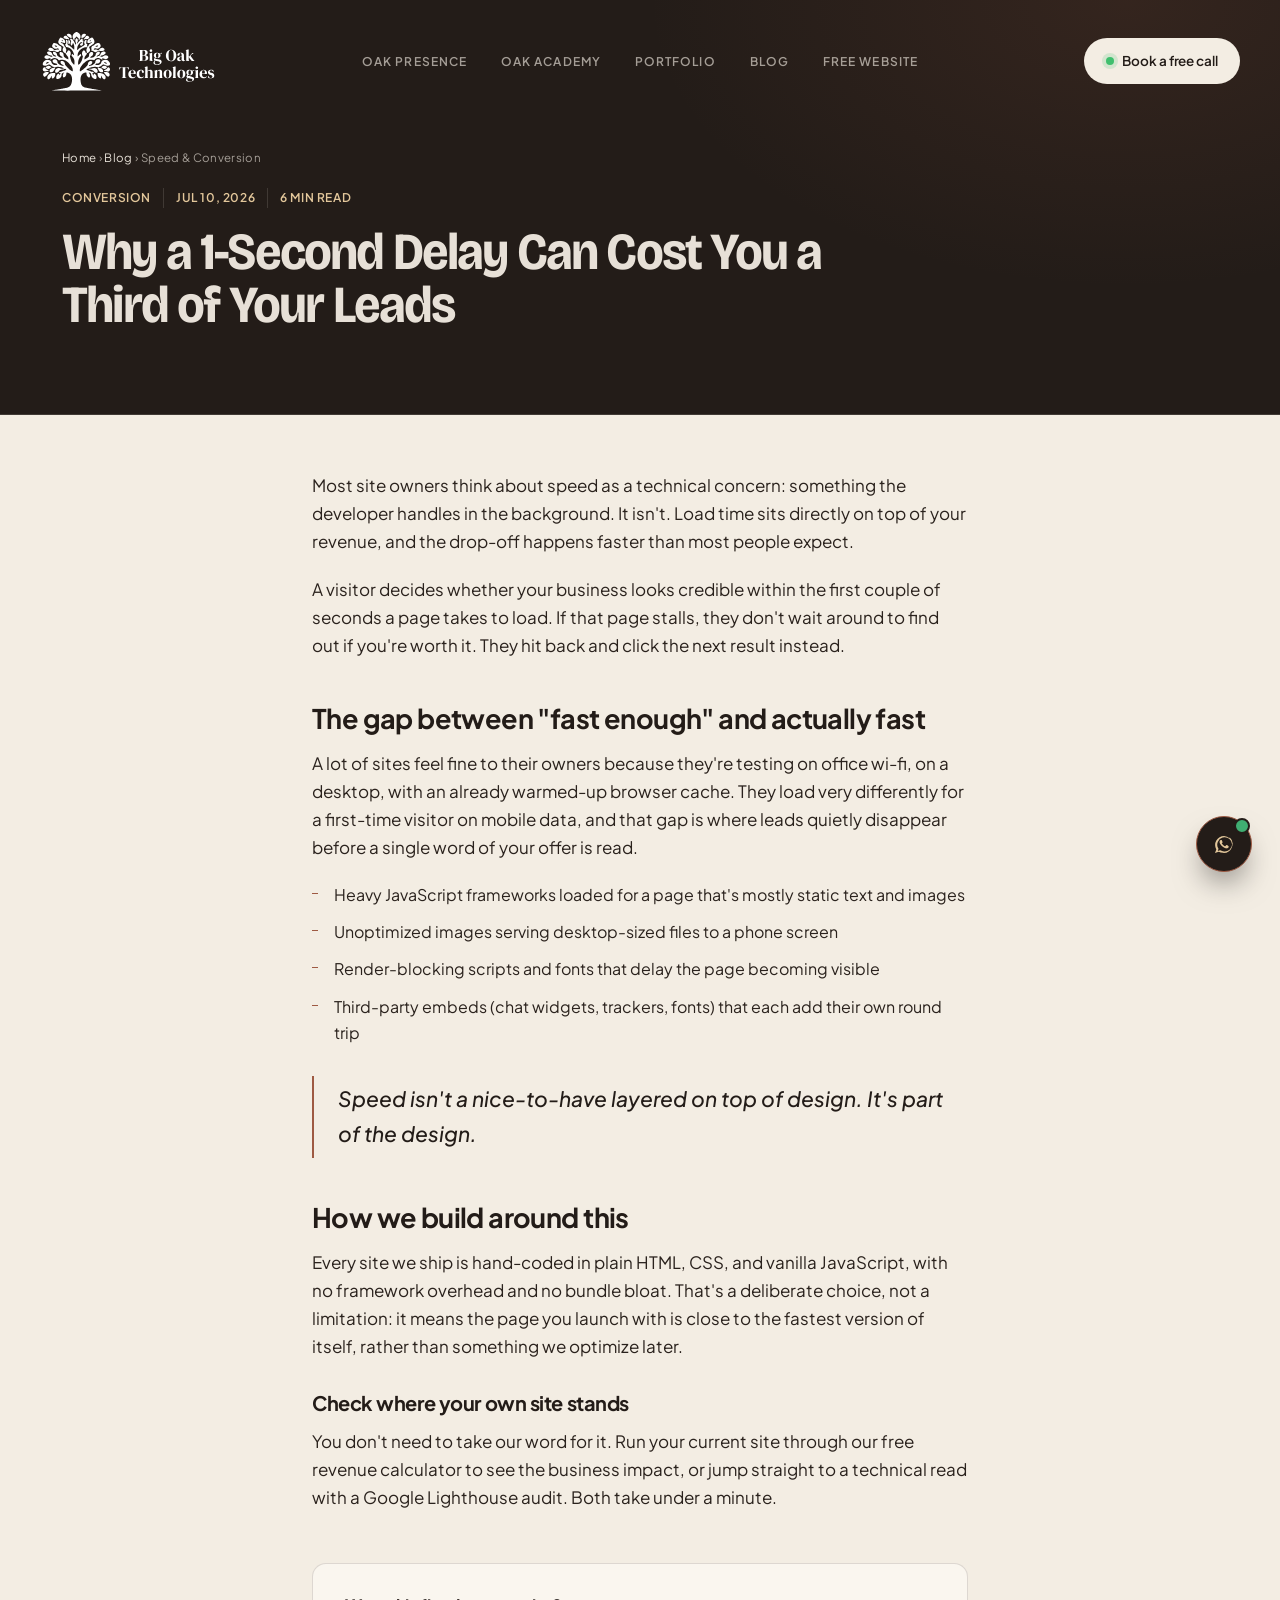
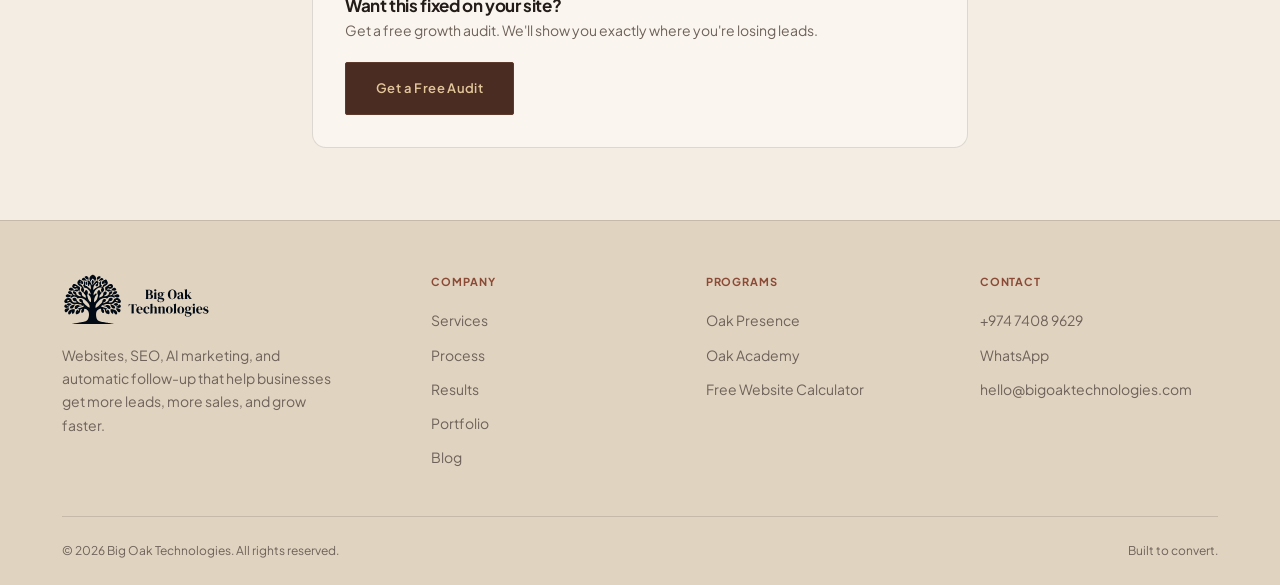
<file: blog/posts/website-speed-and-conversion.html>
<!DOCTYPE html>
<html lang="en">
<head>
<meta charset="UTF-8">
<meta name="viewport" content="width=device-width, initial-scale=1.0">
<title>Why a 1-Second Delay Can Cost You a Third of Your Leads | Big Oak Technologies Blog</title>
<meta name="description" content="Page speed isn't a technical vanity metric. It's a revenue lever. Here's what the data says and how to check where your site stands.">
<link rel="canonical" href="https://www.bigoaktechnologies.com/blog/posts/website-speed-and-conversion.html">
<meta property="og:type" content="article">
<meta property="og:site_name" content="Big Oak Technologies">
<meta property="og:title" content="Why a 1-Second Delay Can Cost You a Third of Your Leads">
<meta property="og:description" content="Page speed isn't a technical vanity metric. It's a revenue lever. Here's what the data says and how to check where your site stands.">
<meta property="og:url" content="https://www.bigoaktechnologies.com/blog/posts/website-speed-and-conversion.html">
<meta property="og:image" content="https://www.bigoaktechnologies.com/assets/img/share/og-image.jpg">
<meta property="og:image:secure_url" content="https://www.bigoaktechnologies.com/assets/img/share/og-image.jpg">
<meta property="og:image:type" content="image/jpeg">
<meta property="og:image:width" content="1200">
<meta property="og:image:height" content="630">
<meta property="og:image:alt" content="Big Oak Technologies logo">
<meta property="og:locale" content="en_US">
<meta name="twitter:card" content="summary_large_image">
<meta name="twitter:title" content="Why a 1-Second Delay Can Cost You a Third of Your Leads">
<meta name="twitter:description" content="Page speed isn't a technical vanity metric. It's a revenue lever. Here's what the data says and how to check where your site stands.">
<meta name="twitter:image" content="https://www.bigoaktechnologies.com/assets/img/share/og-image.jpg">
<meta name="twitter:image:alt" content="Big Oak Technologies logo">
<link rel="icon" href="../../favicon.ico" sizes="48x48">
<link rel="icon" type="image/png" sizes="96x96" href="../../assets/img/icons/icon-96.png">
<link rel="icon" type="image/png" sizes="192x192" href="../../assets/img/icons/icon-192.png">
<link rel="apple-touch-icon" sizes="180x180" href="../../assets/img/icons/apple-touch-icon.png">
<link rel="manifest" href="../../site.webmanifest">
<meta name="theme-color" content="#231C18">
<link rel="preload" href="../../assets/fonts/plus-jakarta-sans-var.woff2" as="font" type="font/woff2" crossorigin>
<link rel="preload" href="../../assets/fonts/bricolage-grotesque-var.woff2" as="font" type="font/woff2" crossorigin>
<link rel="stylesheet" href="../../assets/css/style.css">
<script type="application/ld+json">
{
  "@context": "https://schema.org",
  "@type": "BlogPosting",
  "headline": "Why a 1-Second Delay Can Cost You a Third of Your Leads",
  "description": "Page speed isn't a technical vanity metric. It's a revenue lever. Here's what the data says and how to check where your site stands.",
  "datePublished": "2026-07-10",
  "image": [
    "https://www.bigoaktechnologies.com/assets/img/share/og-image.jpg"
  ],
  "mainEntityOfPage": "https://www.bigoaktechnologies.com/blog/posts/website-speed-and-conversion.html",
  "author": {
    "@type": "Organization",
    "name": "Big Oak Technologies",
    "url": "https://www.bigoaktechnologies.com/"
  },
  "publisher": {
    "@type": "Organization",
    "name": "Big Oak Technologies",
    "url": "https://www.bigoaktechnologies.com/",
    "logo": {
      "@type": "ImageObject",
      "url": "https://www.bigoaktechnologies.com/assets/img/logo-black-on-white.png",
      "width": 1629,
      "height": 724
    }
  }
}
</script>
</head>
<body>

<div class="floating-nav" id="floatingNav">
  <a href="../../index.html" class="floating-nav-brand">
    <img src="../../assets/img/logo-white.svg" alt="Big Oak Technologies">
  </a>
  <div class="floating-nav-links" id="floatingNavLinks">
    <a href="../../presence.html">Oak Presence</a>
    <a href="../../academy.html">Oak Academy</a>
    <a href="../../portfolio.html">Portfolio</a>
    <a href="../../blog/index.html">Blog</a>
    <a href="../../calculator.html">Free Website</a>
  </div>
  <a href="https://wa.me/97474089629?text=Hi%20Big%20Oak%20Technologies%2C%20I%27d%20like%20to%20book%20a%20free%20call." target="_blank" rel="noopener" class="btn-call floating-nav-cta"><span class="btn-call-dot"></span>Book a free call</a>
  <button class="floating-nav-toggle" aria-label="Open menu" aria-expanded="false" aria-controls="floatingNavLinks">
    <svg viewBox="0 0 24 24" fill="none" stroke="currentColor" stroke-width="2"><path d="M4 7h16M4 12h16M4 17h16"/></svg>
  </button>
</div>

<section class="interior-hero article-hero" id="heroSection">
  <div class="top-nav">
    <a href="../../index.html" class="top-nav-logo"><img src="../../assets/img/logo-white.svg" alt="Big Oak Technologies"></a>
    <div class="top-nav-menu">
      <a href="../../presence.html">Oak Presence</a>
      <a href="../../academy.html">Oak Academy</a>
      <a href="../../portfolio.html">Portfolio</a>
      <a href="../../blog/index.html">Blog</a>
      <a href="../../calculator.html">Free Website</a>
    </div>
    <div class="top-nav-cta">
      <a href="https://wa.me/97474089629?text=Hi%20Big%20Oak%20Technologies%2C%20I%27d%20like%20to%20book%20a%20free%20call." target="_blank" rel="noopener" class="btn-call top-nav-call"><span class="btn-call-dot"></span>Book a free call</a>
      <button class="top-nav-toggle" aria-label="Open menu" aria-expanded="false">
        <svg viewBox="0 0 24 24" fill="none" stroke="currentColor" stroke-width="2"><path d="M4 7h16M4 12h16M4 17h16"/></svg>
      </button>
    </div>
  </div>
  <div class="top-nav-mobile-menu">
    <div class="top-nav-mobile-menu-actions">
      <a href="tel:+97474089629" class="btn btn-line on-ink btn-sm">Call Us</a>
      <a href="https://wa.me/97474089629?text=Hi%20Big%20Oak%20Technologies%2C%20I%27d%20like%20to%20talk%20about%20growing%20my%20leads." target="_blank" rel="noopener" class="btn btn-dark btn-sm">WhatsApp</a>
    </div>
    <a href="../../presence.html">Oak Presence</a>
    <a href="../../academy.html">Oak Academy</a>
    <a href="../../portfolio.html">Portfolio</a>
    <a href="../../blog/index.html">Blog</a>
    <a href="../../calculator.html">Free Website</a>
  </div>
  <div class="wrap">
    <div class="breadcrumb"><a href="../../index.html">Home</a> &rsaquo; <a href="../index.html">Blog</a> &rsaquo; Speed &amp; Conversion</div>
    <div class="article-meta"><span>Conversion</span><span>Jul 10, 2026</span><span>6 min read</span></div>
    <h1>Why a 1-Second Delay Can Cost You a Third of Your Leads</h1>
  </div>
</section>

<div class="article-wrap article-body">
  <p>Most site owners think about speed as a technical concern: something the developer handles in the background. It isn't. Load time sits directly on top of your revenue, and the drop-off happens faster than most people expect.</p>

  <p>A visitor decides whether your business looks credible within the first couple of seconds a page takes to load. If that page stalls, they don't wait around to find out if you're worth it. They hit back and click the next result instead.</p>

  <h2>The gap between "fast enough" and actually fast</h2>
  <p>A lot of sites feel fine to their owners because they're testing on office wi-fi, on a desktop, with an already warmed-up browser cache. They load very differently for a first-time visitor on mobile data, and that gap is where leads quietly disappear before a single word of your offer is read.</p>

  <ul>
    <li>Heavy JavaScript frameworks loaded for a page that's mostly static text and images</li>
    <li>Unoptimized images serving desktop-sized files to a phone screen</li>
    <li>Render-blocking scripts and fonts that delay the page becoming visible</li>
    <li>Third-party embeds (chat widgets, trackers, fonts) that each add their own round trip</li>
  </ul>

  <blockquote>Speed isn't a nice-to-have layered on top of design. It's part of the design.</blockquote>

  <h2>How we build around this</h2>
  <p>Every site we ship is hand-coded in plain HTML, CSS, and vanilla JavaScript, with no framework overhead and no bundle bloat. That's a deliberate choice, not a limitation: it means the page you launch with is close to the fastest version of itself, rather than something we optimize later.</p>

  <h3>Check where your own site stands</h3>
  <p>You don't need to take our word for it. Run your current site through our <a href="../../calculator.html">free revenue calculator</a> to see the business impact, or jump straight to a technical read with a Google Lighthouse audit. Both take under a minute.</p>

  <div class="article-cta">
    <div>
      <h4>Want this fixed on your site?</h4>
      <p>Get a free growth audit. We'll show you exactly where you're losing leads.</p>
    </div>
    <a href="../../index.html#lead-form" class="btn btn-primary">Get a Free Audit</a>
  </div>
</div>

<footer class="rc-footer">
  <div class="wrap">
    <div class="footer-grid">
      <div>
        <div class="footer-brand"><img src="../../assets/img/logo-black.svg" alt="Big Oak Technologies"></div>
        <p style="font-size:14px; max-width:280px;">Websites, SEO, AI marketing, and automatic follow-up that help businesses get more leads, more sales, and grow faster.</p>
      </div>
      <div>
        <h5>Company</h5>
        <ul>
          <li><a href="../../index.html#services">Services</a></li>
          <li><a href="../../index.html#process">Process</a></li>
          <li><a href="../../index.html#results">Results</a></li>
          <li><a href="../../portfolio.html">Portfolio</a></li>
          <li><a href="../index.html">Blog</a></li>
        </ul>
      </div>
      <div>
        <h5>Programs</h5>
        <ul>
          <li><a href="../../presence.html">Oak Presence</a></li>
          <li><a href="../../academy.html">Oak Academy</a></li>
          <li><a href="../../calculator.html">Free Website Calculator</a></li>
        </ul>
      </div>
      <div>
        <h5>Contact</h5>
        <ul>
          <li><a href="tel:+97474089629">+974 7408 9629</a></li>
          <li><a href="https://wa.me/97474089629" target="_blank" rel="noopener">WhatsApp</a></li>
          <li><a href="mailto:hello@bigoaktechnologies.com">hello@bigoaktechnologies.com</a></li>
        </ul>
      </div>
    </div>
    <div class="footer-bottom">
      <span>© 2026 Big Oak Technologies. All rights reserved.</span>
      <span>Built to convert.</span>
    </div>
  </div>
</footer>

<a class="float-wa" href="https://wa.me/97474089629" target="_blank" rel="noopener" aria-label="Chat on WhatsApp">
  <svg viewBox="0 0 24 24"><path d="M17.6 6.32A8.86 8.86 0 0 0 12.05 4a8.94 8.94 0 0 0-7.75 13.4L3 21l3.72-1.24a8.9 8.9 0 0 0 4.31 1.1h.01a8.94 8.94 0 0 0 6.56-15.54zM12.05 19.4a7.4 7.4 0 0 1-3.78-1.04l-.27-.16-2.24.75.75-2.18-.17-.28a7.44 7.44 0 1 1 13.8-3.9 7.43 7.43 0 0 1-8.09 6.81zm4.08-5.56c-.22-.11-1.31-.65-1.51-.72-.2-.07-.35-.11-.5.11-.15.22-.57.72-.7.87-.13.15-.26.16-.48.05a6.1 6.1 0 0 1-1.79-1.1 6.7 6.7 0 0 1-1.24-1.54c-.13-.22 0-.34.1-.45.1-.1.22-.26.33-.39.11-.13.15-.22.22-.37.07-.15.04-.28-.02-.39-.06-.11-.5-1.2-.68-1.65-.18-.43-.36-.37-.5-.38h-.43c-.15 0-.39.06-.6.28-.2.22-.79.77-.79 1.87s.81 2.17.92 2.32c.11.15 1.6 2.44 3.87 3.42a13 13 0 0 0 1.29.48c.54.17 1.03.15 1.42.09.43-.06 1.31-.54 1.5-1.06.18-.52.18-.96.13-1.06-.06-.1-.2-.16-.42-.27z"/></svg>
</a>

<script src="../../assets/js/main.js"></script>
</body>
</html>
</file>
<file: assets/css/style.css>
/* =========================================================
   BIG OAK TECHNOLOGIES — DESIGN SYSTEM ("Corniche")
   Warm marble dark, sky ivory, promenade sand, shop brick and
   sign gold. Low saturation throughout.
   Type: Bricolage Grotesque for hero-scale display type only,
   Plus Jakarta Sans for everything people read, JetBrains Mono
   only for calculator figures.
   ========================================================= */

/* ---------- FONTS (self-hosted, no third-party requests) ---------- */
@font-face{ font-family:'Bricolage Grotesque'; src:url('../fonts/bricolage-grotesque-var.woff2') format('woff2'); font-weight:200 800; font-stretch:75% 100%; font-style:normal; font-display:swap; }
@font-face{ font-family:'Plus Jakarta Sans'; src:url('../fonts/plus-jakarta-sans-var.woff2') format('woff2'); font-weight:200 800; font-style:normal; font-display:swap; }
@font-face{ font-family:'Plus Jakarta Sans'; src:url('../fonts/plus-jakarta-sans-var-italic.woff2') format('woff2'); font-weight:200 800; font-style:italic; font-display:swap; }
@font-face{ font-family:'JetBrains Mono'; src:url('../fonts/jetbrains-mono-400.woff2') format('woff2'); font-weight:400; font-style:normal; font-display:swap; }
@font-face{ font-family:'JetBrains Mono'; src:url('../fonts/jetbrains-mono-600.woff2') format('woff2'); font-weight:500 700; font-style:normal; font-display:swap; }

:root{
  /* ---- type ---- */
  --font-display:'Bricolage Grotesque', 'Plus Jakarta Sans', system-ui, sans-serif;
  --font-body:'Plus Jakarta Sans', system-ui, -apple-system, 'Segoe UI', Roboto, sans-serif;
  --font-head:var(--font-body);
  --card-gap:clamp(14px, 1.8vw, 22px);
  --card-radius:14px;

  /* ---- palette ---- */
  --ink:      #231C18;   /* marble — warm brown-black from the turntable */
  --ink-2:    #2E2520;   /* raised marble panels */
  --ink-3:    #3D322B;   /* hairlines on dark */
  --oak-dark: #2B221D;   /* secondary dark panel */
  --oak-dark-2:#3E3029;  /* lighter, for gradients */

  --accent:     #9E5A43;   /* shop brick — primary accent, used sparingly */
  --accent-hi:  #E3C79B;   /* sign gold / late sun — highlight on dark */
  --accent-dim: #8A4A35;   /* deeper brick — accent text on light */
  --bay:        #8FA6A3;   /* hazy bay water — quiet secondary */

  --paper:    #F3EDE3;   /* hazy sky ivory */
  --panel:    #EAE0D1;   /* promenade sand, alt section bg */
  --card:     #FAF6EF;   /* lightest card surface */
  --footer-bg:#E0D3C0;   /* deeper sand — the light footer bookend */

  --text:     #2A221D;   /* body copy on paper */
  --muted:    #6E625A;   /* secondary copy on paper */
  --line:     rgba(42,34,29,0.14);
  --line-soft:rgba(42,34,29,0.09);

  --on-ink:       rgba(243,237,227,0.94);
  --on-ink-muted: rgba(243,237,227,0.62);
  --on-ink-line:  rgba(243,237,227,0.14);

  --radius: 3px;
  --pill: 999px;
  --maxw: 1220px;
  --gap: 28px;
}

*{ box-sizing:border-box; margin:0; padding:0; }
html{ scroll-behavior:smooth; overflow-x:hidden; }
body{
  font-family:var(--font-body);
  color:var(--text);
  background:var(--paper);
  line-height:1.65;
  font-size:16px;
  -webkit-font-smoothing:antialiased;
  overflow-x:hidden;
  width:100%;
}
img{ max-width:100%; display:block; }
a{ color:inherit; text-decoration:none; }
ul{ list-style:none; }
h1,h2,h3,h4{ font-family:var(--font-head); line-height:1.12; letter-spacing:-0.022em; color:var(--ink); font-weight:700; }
b,strong{ font-weight:600; }

.wrap{ max-width:var(--maxw); margin:0 auto; padding:0 32px; }
section{ padding:clamp(64px, 7vw, 88px) 0; border-bottom:1px solid var(--line-soft); }
@media(max-width:768px){ section{ padding:56px 0; } .wrap{ padding:0 22px; } }
@media(max-width:480px){ section{ padding:44px 0; } .wrap{ padding:0 18px; } }

/* ---------- EYEBROW (luxury kicker — thin gold rule, no dot / no dash) ---------- */
.eyebrow{
  font-family:var(--font-body);
  font-size:11.5px; letter-spacing:0.22em; text-transform:uppercase;
  color:var(--accent-dim); font-weight:600;
  display:inline-flex; align-items:center; gap:12px;
}

.eyebrow.on-ink{ color:var(--accent-hi); }
.eyebrow.on-ink::before{ background:var(--accent-hi); }

/* ---------- BUTTONS ---------- */
.btn{
  display:inline-flex; align-items:center; justify-content:center; gap:9px;
  padding:15px 30px; border-radius:2px; font-weight:600; font-size:13px;
  letter-spacing:.03em;
  cursor:pointer; border:1px solid transparent;
  transition:background .2s ease, color .2s ease, border-color .2s ease, transform .15s ease, box-shadow .2s ease;
  white-space:nowrap; font-family:var(--font-body);
}
.btn:active{ transform:translateY(1px); }

/* Primary: onyx fill, gold hairline, inverts to gold fill on hover */
/* Primary: marble blended with shop brick, so it reads on both paper and dark panels */
.btn-primary{ background:#4A2C22; color:var(--accent-hi); border-color:#5E3A2C; }
.btn-primary:hover{ background:var(--accent); color:var(--ink); border-color:var(--accent); box-shadow:0 10px 24px -8px rgba(158,90,67,0.5); transform:translateY(-1px); }

/* Dark variant, used on already-dark panels: gold outline instead of fill */
.btn-dark{ background:transparent; color:var(--accent-hi); border-color:rgba(227,199,155,0.45); }
.btn-dark:hover{ background:var(--accent-hi); color:var(--ink); border-color:var(--accent-hi); transform:translateY(-1px); }

/* Ghost / line button on paper */
.btn-line{
  background:transparent;
  color:var(--accent-hi);
  border-color:var(--accent-hi);
}
.btn-line:hover{
  border-color:var(--ink);
  background:var(--accent-hi);
  color:var(--ink);
  transform:translateY(-1px);
}

/* Ghost button on dark backgrounds */
.btn-line.on-ink{
  color:var(--on-ink);
  border-color:rgba(243,237,227,0.28);
  background:transparent;
}
.btn-line.on-ink:hover{
  background:var(--accent-hi);
  color:var(--ink);
  border-color:var(--accent-hi);
  transform:translateY(-1px);
}

.btn-sm{ padding:11px 20px; font-size:12px; }
.btn-full{ width:100%; }
.btn svg{ width:16px; height:16px; flex-shrink:0; }

.final-cta .btn-dark{ color:var(--accent-hi); border-color:rgba(227,199,155,0.5); }
.final-cta .btn-dark:hover{ background:var(--accent-hi); color:var(--ink); }
.final-cta .btn-line{ color:var(--on-ink); border-color:rgba(243,237,227,0.3); }
.final-cta .btn-line:hover{ background:var(--accent-hi); color:var(--ink); border-color:var(--accent-hi); }

/* ---------- LEGACY HEADER (kept for markup compatibility; unused when
   floating-nav is present, since every page now uses floating-nav) ---------- */
header{
  position:sticky; top:0; z-index:100;
  background:rgba(35,28,24,0.94); backdrop-filter:blur(8px);
  border-bottom:1px solid var(--on-ink-line);
}
nav{ display:grid; grid-template-columns:auto 1fr auto; align-items:center; padding:20px 0; gap:24px; }
.brand{ display:flex; align-items:center; gap:10px; font-family:var(--font-head); font-weight:700; font-size:14px; color:var(--on-ink); flex-shrink:0; min-width:0; }
.brand img{ height:44px; width:auto; flex-shrink:0; }
.brand-name{ white-space:nowrap; overflow:hidden; text-overflow:ellipsis; }
.nav-links{ display:flex; gap:36px; align-items:center; justify-self:center; }
.nav-links a{
  position:relative; font-size:12.5px; font-weight:600; color:var(--on-ink-muted);
  text-transform:uppercase; letter-spacing:.08em; transition:color .15s; white-space:nowrap;
  padding-bottom:4px;
}
.nav-links a:hover{ color:var(--accent-hi); }
.nav-cta{ display:flex; gap:10px; align-items:center; flex-shrink:0; justify-self:end; }
.nav-cta .btn svg{ width:16px; height:16px; }
.menu-toggle{ display:none; background:none; border:none; cursor:pointer; padding:6px; flex-shrink:0; color:var(--on-ink); }
.menu-toggle svg{ width:24px; height:24px; transition:transform .2s ease; }
.menu-toggle[aria-expanded="true"] svg{ transform:rotate(90deg); }

@media(max-width:900px){
  .nav-links{ display:none; }
  .menu-toggle{ display:block; }
  nav{ grid-template-columns:auto auto; justify-content:space-between; }
}
@media(max-width:680px){
  .nav-call{ display:none; }
  .nav-whatsapp .btn-label{ display:none; }
  .nav-whatsapp{ padding:11px; }
  .nav-whatsapp svg{ width:18px; height:18px; }
}
@media(max-width:400px){
  .brand-name{ display:none; }
  .brand img{ height:38px; }
}

.mobile-menu{
  display:flex; flex-direction:column; gap:0;
  border-top:1px solid var(--on-ink-line); background:var(--ink);
  max-height:0; overflow:hidden; opacity:0;
  transition:max-height .28s ease, opacity .22s ease;
}
.mobile-menu.open{ max-height:520px; opacity:1; }
.mobile-menu-actions{ display:flex; gap:10px; padding:16px 20px; border-bottom:1px solid var(--on-ink-line); }
.mobile-menu-actions .btn{ flex:1; }
.mobile-menu-actions .btn svg{ width:16px; height:16px; }
.mobile-menu a{ padding:14px 20px; font-size:13.5px; font-weight:500; color:var(--on-ink-muted); border-bottom:1px solid var(--on-ink-line); transition:background .15s, color .15s; }
.mobile-menu a:hover{ background:rgba(255,255,255,0.04); color:var(--accent-hi); }

/* reveal animation */
.reveal{ opacity:0; transform:translateY(16px); transition:opacity .6s ease, transform .6s ease; }
.reveal.in{ opacity:1; transform:translateY(0); }
@media (prefers-reduced-motion: reduce){
  .reveal{ opacity:1; transform:none; transition:none; }
  html{ scroll-behavior:auto; }
}
a:focus-visible, button:focus-visible, input:focus-visible, select:focus-visible{ outline:2px solid var(--accent); outline-offset:2px; }

/* ---------- FLOATING NAV (appears once the hero has scrolled past) ---------- */
.floating-nav{
  position:fixed; top:18px; left:50%; z-index:200;
  width:max-content; max-width:calc(100vw - 32px);
  display:flex; align-items:center; gap:30px;
  background:rgba(35,28,24,0.92); backdrop-filter:blur(10px);
  border:1px solid rgba(227,199,155,0.16);
  border-radius:999px;
  padding:10px 14px;
  box-shadow:0 20px 40px -16px rgba(0,0,0,0.55);
  opacity:0; pointer-events:none;
  transform:translate(-50%,-10px);
  transition:transform .35s ease, opacity .3s ease, box-shadow .3s ease;
}
.floating-nav.visible{ opacity:1; pointer-events:auto; transform:translate(-50%,0); }
.floating-nav-brand{ display:flex; align-items:center; flex-shrink:0; }
.floating-nav-brand img{ height:45px; width:auto; display:block; }
.floating-nav-links{ display:flex; gap:24px; align-items:center; overflow-x:auto; scrollbar-width:none; flex-shrink:0; padding-left:6px; border-left:1px solid var(--on-ink-line); margin-left:2px; }
.floating-nav-links::-webkit-scrollbar{ display:none; }
.floating-nav-links a{
  font-family:var(--font-body); font-size:11.5px; font-weight:600; text-transform:uppercase;
  letter-spacing:.08em; color:var(--on-ink-muted); white-space:nowrap; transition:color .15s;
}
.floating-nav-links a:hover{ color:var(--accent-hi); }
.floating-nav-cta{ flex-shrink:0; border-radius:var(--pill) !important; }
.floating-nav-toggle{ display:none; flex-shrink:0; width:42px; height:42px; border-radius:50%; border:1px solid rgba(227,199,155,0.3); background:transparent; color:var(--on-ink); cursor:pointer; align-items:center; justify-content:center; }
.floating-nav-toggle svg{ width:19px; height:19px; transition:transform .2s ease; }
.floating-nav-toggle[aria-expanded="true"] svg{ transform:rotate(90deg); }
@media(max-width:860px){
  /* Mobile: the pill is just logo + hamburger. Links open as a panel
     under the pill instead of squeezing into (and wrapping inside) it. */
  .floating-nav{ top:12px; width:calc(100% - 24px); max-width:640px; padding:7px 7px 7px 16px; gap:12px; justify-content:space-between; }
  .floating-nav-toggle{ display:flex; }
  .floating-nav-cta{ display:inline-flex; margin-left:auto; }
  .floating-nav-links{
    display:none; position:absolute; top:calc(100% + 8px); left:0; right:0;
    flex-direction:column; align-items:stretch; gap:0; overflow:visible;
    margin:0; padding:6px 8px; border:1px solid rgba(227,199,155,0.16); border-left:1px solid rgba(227,199,155,0.16);
    background:rgba(35,28,24,0.97); backdrop-filter:blur(10px); border-radius:20px;
    box-shadow:0 20px 40px -16px rgba(0,0,0,0.55);
  }
  .floating-nav.menu-open .floating-nav-links{ display:flex; }
  .floating-nav-links a{ font-size:13px; padding:14px 12px; border-bottom:1px solid var(--on-ink-line); }
  .floating-nav-links a:last-child{ border-bottom:none; }
}
@media(max-width:520px){
  .floating-nav-brand img{ height:34px; }
  .floating-nav{ gap:8px; padding:6px 6px 6px 12px; }
  .floating-nav-cta.btn-call{ padding:10px 14px; font-size:12.5px; }
  .floating-nav-toggle{ width:38px; height:38px; }
}
@media(max-width:350px){ .floating-nav-cta .btn-call-dot{ display:none; } }
@media (prefers-reduced-motion: reduce){ .floating-nav{ transition:opacity .2s ease; } }

/* ---------- TOP NAV — sits inside each hero, scrolls away with it.
   Logo pinned near the true left edge, CTA near the true right edge
   (both breaking out past the centered container's own gutter), the
   link menu mathematically centered on the full bar via a 1fr/auto/1fr
   grid. Once this scrolls out of view the floating pill nav takes over. ---------- */
.top-nav{
  display:grid; grid-template-columns:1fr auto 1fr; align-items:center;
  width:100%; padding:30px clamp(20px,3.4vw,40px) 0;
  position:relative; z-index:5;
}
.top-nav-logo{ justify-self:start; display:flex; align-items:center; }
.top-nav-logo img{ height:63px; width:auto; display:block; }
.top-nav-menu{ justify-self:center; display:flex; gap:34px; align-items:center; }
.top-nav-menu a{
  font-family:var(--font-body); font-size:12px; font-weight:600; text-transform:uppercase;
  letter-spacing:.09em; color:var(--on-ink-muted); white-space:nowrap; transition:color .15s;
}
.top-nav-menu a:hover{ color:var(--accent-hi); }
.top-nav-cta{ justify-self:end; display:flex; align-items:center; gap:14px; }
.top-nav-toggle{ display:none; background:none; border:1px solid rgba(227,199,155,0.3); border-radius:50%; width:40px; height:40px; cursor:pointer; color:var(--on-ink); align-items:center; justify-content:center; }
.top-nav-toggle svg{ width:19px; height:19px; transition:transform .2s ease; }
.top-nav-toggle[aria-expanded="true"] svg{ transform:rotate(90deg); }

@media(max-width:900px){
  .top-nav{ grid-template-columns:auto auto; justify-content:space-between; padding:22px 20px 0; }
  .top-nav-menu{ display:none; }
  .top-nav-toggle{ display:flex; }
}
@media(max-width:480px){ .top-nav-logo img{ height:53px; } }

/* Opens as a panel over the hero, so it never pushes the page down */
.top-nav-mobile-menu{
  position:absolute; top:92px; left:12px; right:12px; z-index:30;
  display:flex; flex-direction:column; gap:0;
  background:rgba(35,28,24,0.97); backdrop-filter:blur(10px);
  border:1px solid rgba(227,199,155,0.16); border-radius:20px;
  box-shadow:0 24px 48px -18px rgba(0,0,0,0.6);
  padding:6px 0; max-height:0; overflow:hidden; opacity:0; visibility:hidden;
  transition:max-height .28s ease, opacity .22s ease, visibility 0s linear .28s;
}
.top-nav-mobile-menu.open{ max-height:560px; opacity:1; visibility:visible; transition:max-height .28s ease, opacity .22s ease; }
@media(max-width:480px){ .top-nav-mobile-menu{ top:80px; } }
@media(min-width:901px){ .top-nav-mobile-menu{ display:none; } }
.top-nav-mobile-menu-actions{ display:flex; gap:10px; padding:10px 16px 12px; border-bottom:1px solid var(--on-ink-line); }
.top-nav-mobile-menu-actions .btn{ flex:1; }
.top-nav-mobile-menu a{ padding:14px 20px; font-size:13.5px; font-weight:500; color:var(--on-ink-muted); border-bottom:1px solid var(--on-ink-line); transition:background .15s, color .15s; display:block; }
.top-nav-mobile-menu a:hover{ background:rgba(255,255,255,0.04); color:var(--accent-hi); }
.top-nav-mobile-menu > a:last-child{ border-bottom:none; }

/* =========================================================
   THE OAK RING — shared signature motif. A set of concentric,
   hand-set growth rings rendered as inline SVG per page (each
   page composes it differently: full emblem, instrument dial,
   curriculum wheel, or a quiet watermark) so every hero "spells
   the theme" without leaning on a stock photo.
   ========================================================= */
.oak-ring-wrap{ position:relative; display:flex; align-items:center; justify-content:center; }
.oak-ring-wrap svg{ width:100%; height:auto; display:block; }
.oak-ring-glow{
  position:absolute; inset:0; border-radius:50%;
  background:radial-gradient(circle at 50% 50%, rgba(158,90,67,0.28), rgba(158,90,67,0) 68%);
  filter:blur(6px); pointer-events:none;
}
@keyframes oak-ring-spin{ from{ transform:rotate(0deg); } to{ transform:rotate(360deg); } }
.oak-ring-slow{ animation:oak-ring-spin 140s linear infinite; transform-origin:50% 50%; }
@media (prefers-reduced-motion: reduce){ .oak-ring-slow{ animation:none; } }

/* Ring labels (used on the homepage hero) — plain typographic
   annotations with a short gold tick, not boxed UI chips, so they
   read as hand-set signage rather than a dashboard widget. */
.ring-chip{
  position:absolute; display:flex; align-items:center; gap:10px;
  font-family:var(--font-body); font-weight:600; font-size:11.5px; letter-spacing:.1em;
  text-transform:uppercase; color:var(--on-ink-muted); white-space:nowrap;
}
.ring-chip::before{ content:""; width:20px; height:1px; background:var(--accent); flex-shrink:0; }
.ring-chip.rc1{ top:2%; left:0%; }
.ring-chip.rc2{ top:36%; right:-4%; flex-direction:row-reverse; }
.ring-chip.rc2::before{ order:1; }
.ring-chip.rc3{ bottom:20%; left:-6%; }
.ring-chip.rc4{ bottom:-2%; right:10%; flex-direction:row-reverse; }
.ring-chip.rc4::before{ order:1; }
@media(max-width:600px){ .ring-chip{ font-size:10px; letter-spacing:.08em; gap:8px; } .ring-chip::before{ width:14px; } }

/* ---------- HOMEPAGE HERO — full-bleed Corniche video ----------
   The shop sits in the right half of the video, so the copy is pinned
   to the left edge and capped in width. A warm marble scrim sits behind
   the copy and the nav, and the bottom of the frame melts into the
   paper colour so the promenade flows straight into the next section. */
.rc-hero{
  position:relative; z-index:2; background:var(--ink);
  display:flex; flex-direction:column;
  min-height:clamp(640px, 100svh, 980px);
  padding:0 0 clamp(110px, 13vh, 160px); border-bottom:none;
  overflow:hidden; overflow-x:clip; overflow-y:visible;
}
.hero-video{ position:absolute; inset:0; z-index:0; overflow:hidden; background:var(--ink) url("../video/hero-poster.jpg") 0% 45% / cover no-repeat; }
.hero-video video{ display:block; width:100%; height:100%; object-fit:cover; object-position:0% 45%; }
.hero-video::after{
  content:""; position:absolute; inset:0; pointer-events:none;
  background:
    linear-gradient(0deg, var(--paper) 0%, rgba(243,237,227,0.55) 7%, rgba(243,237,227,0) 17%),
    linear-gradient(180deg, rgba(35,28,24,0.8) 0%, rgba(35,28,24,0.55) 12%, rgba(35,28,24,0) 30%),
    linear-gradient(90deg, rgba(35,28,24,0.9) 0%, rgba(35,28,24,0.78) 26%, rgba(35,28,24,0.35) 42%, rgba(35,28,24,0) 54%);
}
.rc-hero .top-nav{ z-index:5; }
.rc-hero .top-nav-menu a{ color:var(--on-ink); text-shadow:0 1px 10px rgba(35,28,24,0.5); }
.rc-hero .top-nav-menu a:hover{ color:var(--accent-hi); }
.rc-hero .top-nav-cta .btn,
.rc-hero .top-nav-toggle{ background:rgba(35,28,24,0.55); backdrop-filter:blur(8px); }
.rc-hero .top-nav-cta .btn:hover{ background:var(--accent-hi); }

.rc-hero .hero-wrap{
  position:relative; z-index:1; flex:1;
  display:flex; align-items:center;
  max-width:none; margin:48px 0 0;
  padding:0 clamp(24px, 6vw, 110px);
}
.rc-hero .hero-content{ max-width:min(580px, 38vw); }
.rc-hero .eyebrow{ color:var(--accent-hi); }
.rc-hero .eyebrow::before{ background:var(--accent-hi); }
.rc-hero h1{ color:var(--on-ink); font-size:clamp(36px,3.7vw,60px); margin:18px 0 22px; font-weight:700; text-shadow:0 2px 24px rgba(35,28,24,0.35); }
.rc-hero h1 .accent{ color:var(--accent-hi); font-style:italic; font-weight:700; }
.rc-hero .lede{ color:var(--on-ink); opacity:.82; font-size:17px; max-width:480px; margin-bottom:34px; font-family:var(--font-body); }
.rc-hero .hero-cta-row{ display:flex; gap:14px; flex-wrap:wrap; }
.rc-hero .hero-cta-row .btn{ white-space:normal; text-align:center; }
.rc-hero .btn-line.on-ink{ background:rgba(35,28,24,0.35); backdrop-filter:blur(6px); }
.rc-hero .btn-line.on-ink:hover{ background:var(--accent-hi); }

/* Tablet and phone: copy first on marble, then the scene as its own
   band — the shop stays in view instead of hiding behind the text. */
@media(max-width:1100px){
  .rc-hero{ min-height:0; padding-bottom:0; }
  .rc-hero .hero-wrap{ flex:none; margin-top:56px; padding:0 clamp(20px, 5vw, 48px); }
  .rc-hero .hero-content{ max-width:620px; }
  .rc-hero h1{ font-size:clamp(34px, 6vw, 52px); }
  .hero-video{ position:relative; inset:auto; order:5; height:clamp(320px, 62vw, 620px); margin-top:-40px; }
  .hero-video, .hero-video video{ background-position:66% 50%; object-position:66% 50%; }
  .hero-video::after{
    background:
      linear-gradient(0deg, var(--paper) 0%, rgba(243,237,227,0.5) 8%, rgba(243,237,227,0) 20%),
      linear-gradient(180deg, var(--ink) 0%, rgba(35,28,24,0.7) 8%, rgba(35,28,24,0.2) 20%, rgba(35,28,24,0) 30%);
  }
}
@media(max-width:600px){
  .rc-hero .hero-wrap{ margin-top:40px; }
  .hero-video{ height:clamp(360px, 98vw, 520px); margin-top:4px; }
  .hero-video, .hero-video video{ background-position:72% 50%; object-position:72% 50%; }
  .rc-hero .lede{ font-size:16px; }
  .rc-hero .hero-cta-row .btn{ flex:1 1 100%; }
}
@media (prefers-reduced-motion: reduce){ .hero-video video{ display:none; } }

@keyframes hero-fade-up{ from{ opacity:0; transform:translateY(16px); } to{ opacity:1; transform:translateY(0); } }
.hero-content{ animation:hero-fade-up .8s ease both; }
@media (prefers-reduced-motion: reduce){ .hero-content{ animation:none; } }

/* ---------- FEATURE ICON ROW ---------- */
.rc-feature-row{ background:var(--paper); padding:56px 0 72px; }
.rc-feature-grid{ display:grid; grid-template-columns:repeat(4,1fr); gap:40px; }
@media(max-width:760px){ .rc-feature-grid{ grid-template-columns:1fr 1fr; gap:32px 24px; } }
@media(max-width:460px){ .rc-feature-grid{ grid-template-columns:1fr; gap:28px; } }
.rc-feature{ display:flex; flex-direction:column; gap:14px; }
.rc-feature-icon{ width:26px; height:26px; display:flex; align-items:center; justify-content:center; }
.rc-feature-icon svg{ width:22px; height:22px; stroke:var(--accent-dim); }
.rc-feature h4{ color:var(--ink); font-size:16px; font-weight:700; }
.rc-feature a{ font-size:12px; font-weight:600; letter-spacing:.04em; text-transform:uppercase; color:var(--accent-dim); }
.rc-feature a:hover{ color:var(--ink); }

/* ---------- SECTION HEADS ---------- */
.section-head{ max-width:640px; margin-bottom:clamp(28px, 3.4vw, 40px); }
@media(max-width:600px){ .section-head{ margin-bottom:26px; } }
.section-head h2{ font-size:clamp(28px,3.2vw,42px); margin-top:16px; font-weight:700; }
.section-head p{ color:var(--muted); font-size:16.5px; margin-top:16px; font-family:var(--font-body); }
.center{ text-align:center; margin-left:auto; margin-right:auto; }

/* ---------- TRUST BAR + STATS ---------- */
.rc-trust{ background:var(--paper); text-align:center; }
.rc-trust h3{ color:var(--ink); font-size:clamp(24px,3.6vw,36px); font-weight:700; line-height:1.25; max-width:820px; margin:0 auto 44px; }
.rc-trust h3 b{ color:var(--accent-dim); font-style:italic; font-weight:700; }
.rc-stat-row{ display:grid; grid-template-columns:repeat(4,1fr); gap:var(--card-gap); margin-bottom:40px; }
@media(max-width:700px){ .rc-stat-row{ grid-template-columns:1fr 1fr; } }
.rc-stat{ background:var(--card); padding:30px 16px; }
.rc-stat b{ display:block; font-family:var(--font-head); font-weight:700; font-size:clamp(26px,3vw,34px); color:var(--ink); }
.rc-stat span{ font-size:11.5px; color:var(--muted); font-weight:600; text-transform:uppercase; letter-spacing:.06em; }


/* ---- service cards ---- */
.rc-services{ background:var(--panel); border-bottom:1px solid var(--line-soft); }
.rc-services h2{ color:var(--ink); }
.rc-service-cards{ display:grid; grid-template-columns:repeat(2,1fr); gap:var(--card-gap); }

@media(max-width:600px){ .rc-service-cards{ grid-template-columns:1fr; } }
.rc-service-card{ background:var(--card); padding:34px 30px; display:flex; flex-direction:column; gap:14px; transition:background .2s ease; }
.rc-service-card:hover{ background:var(--paper); }
.rc-service-icon{ width:42px; height:42px; border:1px solid var(--accent); border-radius:50%; display:flex; align-items:center; justify-content:center; }
.rc-service-icon svg{ width:19px; height:19px; stroke:var(--accent-dim); }
.rc-service-card h3{ font-size:19px; color:var(--ink); font-weight:700; }
.rc-service-card p{ font-size:14.5px; color:var(--muted); flex:1; font-family:var(--font-body); }
.rc-tag-row{ display:flex; gap:8px; flex-wrap:wrap; }
.rc-tag{ font-size:10.5px; font-weight:600; letter-spacing:.05em; text-transform:uppercase; color:var(--accent-dim); border:1px solid var(--line); border-radius:999px; padding:6px 12px; }

.rc-services .eyebrow, .rc-process .eyebrow, .rc-lead .eyebrow, .rc-values .eyebrow{ color:var(--accent-dim); }
.rc-services .eyebrow::before, .rc-process .eyebrow::before, .rc-lead .eyebrow::before, .rc-values .eyebrow::before{ background:var(--accent-dim); }

/* ---- marquee ---- */
.rc-marquee{ background:var(--panel); border-bottom:1px solid var(--line-soft); padding:64px 0 0; text-align:center; }
.rc-marquee h2{ color:var(--ink); max-width:820px; margin:0 auto 8px; font-size:clamp(26px,4.2vw,42px); line-height:1.15; font-weight:700; }
.rc-marquee p{ color:var(--muted); font-size:14.5px; margin-bottom:28px; font-family:var(--font-body); }
.rc-marquee .marquee-section{ background:var(--ink); border-bottom:none; padding:36px 0; }
.rc-marquee .marquee-item{ color:var(--on-ink); font-size:clamp(22px,4vw,38px); font-style:italic; }
.rc-marquee .marquee-dot{ color:var(--accent); font-size:clamp(14px,2vw,20px); }

/* ---- values row ---- */
.rc-values{ background:var(--panel); border-bottom:1px solid var(--line-soft); }
.rc-values-grid{ display:grid; grid-template-columns:repeat(4,1fr); gap:var(--card-gap); }
@media(max-width:760px){ .rc-values-grid{ grid-template-columns:1fr 1fr; } }
@media(max-width:460px){ .rc-values-grid{ grid-template-columns:1fr; } }
.rc-value-card{ background:var(--card); padding:28px 22px; text-align:center; }
.rc-value-icon{ width:28px; height:20px; margin:0 auto 18px; display:flex; align-items:flex-end; justify-content:center; border-top:1px solid var(--accent); padding-top:12px; }
.rc-value-icon svg{ width:17px; height:17px; stroke:var(--accent-dim); }
.rc-value-card h4{ color:var(--ink); font-size:14.5px; margin-bottom:8px; font-weight:700; font-family:var(--font-body); letter-spacing:-0.01em; }
.rc-value-card p{ color:var(--muted); font-size:13px; font-family:var(--font-body); }

/* ---- mid CTA ---- */
.rc-mid-cta{ background:var(--ink); border-bottom:1px solid var(--on-ink-line); text-align:center; padding:80px 0; }
.rc-mid-cta h2{ color:var(--on-ink); margin-bottom:30px; font-size:clamp(28px,5vw,50px); line-height:1.15; font-weight:700; font-style:italic; }

/* ---- process ---- */
.rc-process{ background:var(--paper); border-bottom:1px solid var(--line-soft); }
.rc-process-layout{ display:grid; grid-template-columns:0.85fr 1.15fr; gap:clamp(32px, 4.5vw, 56px); align-items:center; }
@media(max-width:820px){ .rc-process-layout{ grid-template-columns:1fr; } }
.rc-process-image{ position:relative; justify-self:center; width:100%; border:1px solid var(--line); border-radius:2px; overflow:hidden; }
.rc-process-image img{ display:block; width:100%; height:100%; object-fit:cover; aspect-ratio:4/5; filter:grayscale(45%) sepia(18%) saturate(120%) brightness(0.92) contrast(1.05); }
.rc-process-image::after{ content:""; position:absolute; inset:0; background:linear-gradient(160deg, rgba(35,28,24,0.35), rgba(90,52,40,0.15) 55%, rgba(158,90,67,0.12)); mix-blend-mode:multiply; pointer-events:none; }
.rc-process-image::before{ content:""; position:absolute; top:14px; left:14px; right:14px; bottom:14px; border:1px solid rgba(227,199,155,0.5); z-index:2; pointer-events:none; }
@media(max-width:820px){ .rc-process-image{ max-width:none; margin:0; } .rc-process-image img{ aspect-ratio:16/9; } }
.rc-steps{ display:flex; flex-direction:column; gap:22px; }
.rc-step{ display:flex; gap:18px; align-items:flex-start; }
.rc-step-dot{ width:36px; height:36px; border-radius:50%; border:1px solid var(--accent); color:var(--accent-dim); flex-shrink:0; display:flex; align-items:center; justify-content:center; font-family:var(--font-head); font-weight:700; font-size:13px; }
.rc-step-label{ font-size:11px; font-weight:600; text-transform:uppercase; letter-spacing:.08em; color:var(--accent-dim); margin-bottom:4px; }
.rc-step h4{ color:var(--ink); font-size:17px; margin-bottom:4px; font-weight:700; }
.rc-step p{ color:var(--muted); font-size:14px; font-family:var(--font-body); }
.rc-process .btn-primary{ margin-top:8px; }

/* ---- results / testimonials ---- */
.testimonials{ background:var(--ink); color:var(--on-ink); border-bottom:1px solid var(--on-ink-line); }
.testimonials .section-head h2{ color:var(--on-ink); }
.testimonials .section-head p{ color:var(--on-ink-muted); }
.rc-results .eyebrow{ color:var(--accent-hi); }
.rc-results .eyebrow::before{ background:var(--accent-hi); }
.t-grid{ display:grid; grid-template-columns:repeat(3, 1fr); gap:var(--card-gap); }
@media(max-width:900px){ .t-grid{ grid-template-columns:1fr; } }
.t-card{ background:var(--ink); padding:32px 28px; display:flex; flex-direction:column; gap:16px; }
.t-metric{ font-family:var(--font-head); font-size:32px; font-weight:700; color:var(--accent-hi); }
.t-quote{ font-size:14.5px; color:var(--on-ink); font-family:var(--font-body); }
.t-person{ font-size:12px; color:var(--on-ink-muted); font-family:var(--font-body); font-weight:600; text-transform:uppercase; letter-spacing:.05em; }

/* ---- presence split ---- */
.rc-presence{ background:var(--oak-dark); border-bottom:1px solid var(--on-ink-line); position:relative; overflow:hidden; }
.rc-presence::before{ content:""; position:absolute; inset:0; background:radial-gradient(ellipse 700px 500px at 15% 15%, rgba(158,90,67,0.16), transparent 60%); pointer-events:none; }
.split{ display:grid; grid-template-columns:1fr 1fr; gap:64px; align-items:center; position:relative; z-index:1; }
@media(max-width:900px){ .split{ grid-template-columns:1fr; gap:28px; } }
.split-visual{ display:flex; flex-direction:column; justify-content:center; gap:16px; }
.split-visual .oak-ring-wrap{ width:100%; max-width:220px; margin-bottom:8px; }
.badge-row{ display:flex; gap:10px; flex-wrap:wrap; margin-top:10px; }
.badge{ font-family:var(--font-body); font-weight:600; font-size:11px; letter-spacing:.03em; border:1px solid rgba(227,199,155,0.35); border-radius:999px; padding:8px 15px; color:var(--on-ink); }
.split h2{ font-size:clamp(26px,2.8vw,36px); margin-bottom:18px; color:var(--on-ink); font-weight:700; }
.split p{ color:var(--on-ink-muted); }
.split ul{ margin:20px 0; display:flex; flex-direction:column; gap:14px; }
.split ul li{ font-size:15px; color:var(--on-ink); display:flex; gap:12px; align-items:baseline; font-family:var(--font-body); padding-left:0; }
.split ul li::before{ content:""; flex-shrink:0; width:14px; height:1px; background:var(--accent-hi); transform:translateY(-4px); }

.rc-presence .eyebrow{ color:var(--accent-hi); }
.rc-presence .eyebrow::before{ background:var(--accent-hi); }
.rc-presence > .wrap > .section-head h2{ color:var(--on-ink); }
.rc-presence > .wrap > .section-head p{ color:var(--on-ink-muted); }

/* ---- cre8tive grid ---- */
.cre8tive-grid{ margin-top:clamp(40px, 5vw, 56px); }
.why-grid{ display:grid; grid-template-columns:repeat(4,1fr); gap:var(--card-gap); }
@media(max-width:960px){ .why-grid{ grid-template-columns:repeat(2,1fr); } }
@media(max-width:560px){ .why-grid{ grid-template-columns:1fr; } }
.why-card{ background:var(--card); padding:32px 26px; transition:background .18s; }
.why-card:hover{ background:var(--paper); }
.why-icon{ width:34px; height:34px; margin-bottom:22px; }
.why-icon svg{ width:100%; height:100%; stroke:var(--accent-dim); }
.why-card h3{ font-size:17px; margin-bottom:8px; font-weight:700; }
.why-card p{ font-size:14px; color:var(--muted); font-family:var(--font-body); }

/* ---------- FORMS ---------- */
.rc-lead{ background:var(--paper); border-bottom:1px solid var(--line-soft); }
.rc-lead h2{ color:var(--ink); }
.lead-form{ background:var(--card); border:1px solid var(--line); padding:36px; }
@media(max-width:480px){ .lead-form{ padding:24px; } }
.lead-form input, .lead-form select, .lead-form textarea{
  width:100%; padding:14px 15px; border-radius:1px; border:1px solid var(--line);
  font-family:var(--font-body); font-size:14px; margin-bottom:16px; background:var(--paper); color:var(--text);
}
.lead-form input:focus, .lead-form select:focus, .lead-form textarea:focus{ outline:none; border-color:var(--accent); }
.lead-form label{ font-size:11px; color:var(--muted); font-family:var(--font-body); font-weight:600; margin-bottom:7px; display:block; text-transform:uppercase; letter-spacing:.06em; }
.form-status{ font-size:13px; margin-top:14px; color:var(--accent-dim); display:none; }

/* ---------- FINAL CTA ---------- */
.rc-final-cta{ background:var(--paper); }
.final-cta{ background:linear-gradient(135deg, var(--ink) 0%, var(--oak-dark-2) 100%); color:var(--on-ink); text-align:center; padding:56px 32px; border-radius:var(--card-radius); border:1px solid rgba(227,199,155,0.2); position:relative; overflow:hidden; }
.final-cta::before{ content:""; position:absolute; inset:0; background:radial-gradient(ellipse 600px 400px at 85% 15%, rgba(158,90,67,0.18), transparent 60%); pointer-events:none; }
@media(max-width:480px){ .final-cta{ padding:44px 24px; } }
.final-cta h2{ font-size:clamp(28px,3.4vw,42px); margin-bottom:16px; color:var(--on-ink); font-weight:700; position:relative; }
.final-cta p{ color:var(--on-ink-muted); max-width:520px; margin:0 auto 34px; font-size:16px; font-family:var(--font-body); position:relative; }
.final-cta .btn-row{ display:flex; gap:14px; justify-content:center; flex-wrap:wrap; position:relative; }

/* ---------- FOOTER (light parchment bookend — deliberately differs in
   shade from the dark navbar/hero above, so the logo swaps to the black
   mark here rather than repeating the white mark) ---------- */
footer, footer.rc-footer{ background:var(--footer-bg); color:var(--muted); padding:52px 0 24px; border-top:1px solid var(--line); }
.footer-grid{ display:grid; grid-template-columns:1.4fr 1fr 1fr 1fr; gap:36px; margin-bottom:36px; }
@media(max-width:768px){ .footer-grid{ grid-template-columns:1fr 1fr; gap:32px 24px; } }
@media(max-width:480px){ .footer-grid{ grid-template-columns:1fr; gap:28px; } }
.footer-brand{ display:flex; align-items:center; margin-bottom:18px; }
.footer-brand img{ height:53px; width:auto; display:block; }
footer h5{ color:var(--accent-dim); font-size:11px; font-family:var(--font-body); font-weight:700; text-transform:uppercase; letter-spacing:.08em; margin-bottom:18px; }
footer ul li{ margin-bottom:11px; font-size:14px; font-family:var(--font-body); }
footer ul li a{ color:var(--muted); }
footer p{ font-family:var(--font-body); color:var(--muted); }
footer a:hover{ color:var(--ink); }
.footer-bottom{ border-top:1px solid var(--line); padding-top:24px; font-size:12px; display:flex; justify-content:space-between; flex-wrap:wrap; gap:10px; font-family:var(--font-body); color:var(--muted); }

/* ---------- FLOATING WHATSAPP — onyx + gold, on-theme, with a
   small live-status dot so it still reads unmistakably as chat/WhatsApp
   without the generic bright-green template circle. ---------- */
.float-wa{
  position:fixed; bottom:28px; right:28px; z-index:200;
  width:56px; height:56px; background:var(--ink);
  border:1px solid var(--accent);
  display:flex; align-items:center; justify-content:center;
  box-shadow:0 16px 32px -10px rgba(0,0,0,0.6);
  transition:transform .18s ease, background .18s ease, box-shadow .18s ease, border-color .18s ease;
  border-radius:50%;
}
.float-wa::after{
  content:""; position:absolute; top:1px; right:1px; width:12px; height:12px;
  border-radius:50%; background:#3FAE72; border:2px solid var(--ink);
  transition:border-color .18s ease;
}
.float-wa:hover{ transform:translateY(-3px); background:var(--accent-hi); border-color:var(--accent-hi); box-shadow:0 20px 38px -10px rgba(0,0,0,0.65); }
.float-wa:hover::after{ border-color:var(--accent-hi); }
.float-wa svg{ width:24px; height:24px; fill:var(--accent-hi); transition:fill .18s ease; }
.float-wa:hover svg{ fill:var(--ink); }

/* ---------- INTERIOR HERO (Academy / Calculator / Blog / Article)
   — dark onyx panel shared by every non-home page, each composing
   the Oak Ring differently so the hero still "spells the theme". ---------- */
.interior-hero{ background:var(--ink); color:var(--on-ink); padding:0 0 60px; border-bottom:1px solid var(--on-ink-line); position:relative; z-index:2; overflow:hidden; overflow-x:clip; overflow-y:visible; }
.interior-hero .wrap.hero-wrap, .interior-hero > .wrap{ margin-top:clamp(36px, 5vw, 56px); }
.interior-hero::before{
  content:""; position:absolute; inset:0;
  background:radial-gradient(ellipse 800px 480px at 88% 0%, rgba(158,90,67,0.14), transparent 60%);
  pointer-events:none;
}
.interior-hero .wrap{ position:relative; z-index:1; }
.interior-hero h1{ color:var(--on-ink); font-size:clamp(32px,4.4vw,52px); margin:18px 0 18px; font-weight:700; }
.interior-hero h1 em{ font-style:italic; color:var(--accent-hi); font-weight:700; }
.interior-hero p.lede{ color:var(--on-ink-muted); font-size:17px; max-width:600px; margin:0 0 32px; font-family:var(--font-body); }
.interior-hero .hero-cta-row{ display:flex; gap:14px; flex-wrap:wrap; }
.breadcrumb{ font-family:var(--font-body); font-size:11.5px; color:var(--on-ink-muted); margin-bottom:20px; letter-spacing:.03em; }
.breadcrumb a{ color:var(--on-ink); }
.breadcrumb a:hover{ color:var(--accent-hi); }

/* ---- Academy hero: curriculum wheel layout ---- */
.academy-hero .hero-wrap{ display:grid; grid-template-columns:1.1fr 0.9fr; gap:clamp(28px, 4vw, 56px); align-items:center; }
@media(max-width:900px){ .academy-hero .hero-wrap{ grid-template-columns:1fr; } }
.academy-hero .hero-cta-row{ margin-top:6px; }
.wheel-wrap{ position:relative; display:flex; align-items:center; justify-content:center; }
.wheel-wrap .oak-ring-wrap{ width:100%; max-width:400px; }
@media(max-width:900px){ .wheel-wrap{ order:-1; margin-bottom:0; } .wheel-wrap .oak-ring-wrap{ max-width:220px; } }

/* ---- Calculator hero: instrument dial layout ---- */
.calc-hero .hero-wrap{ display:grid; grid-template-columns:1.1fr 0.9fr; gap:clamp(28px, 4vw, 56px); align-items:center; }
@media(max-width:900px){ .calc-hero .hero-wrap{ grid-template-columns:1fr; } }
.dial-wrap{ position:relative; display:flex; align-items:center; justify-content:center; }
.dial-wrap .oak-ring-wrap{ width:100%; max-width:420px; }
@media(max-width:900px){ .dial-wrap{ order:-1; margin-bottom:0; } .dial-wrap .oak-ring-wrap{ max-width:230px; } }

/* ---- Blog hero: quiet editorial watermark ---- */
.blog-hero{ text-align:left; }
.blog-hero .blog-ring-watermark{ position:absolute; right:-6%; top:50%; transform:translateY(-50%); width:520px; max-width:52vw; opacity:0.16; pointer-events:none; }
.blog-hero .wrap{ max-width:760px; }

/* ---- Article hero ---- */
.article-hero{ padding:0 0 64px; }
.article-hero > .wrap{ margin-top:clamp(36px, 5vw, 56px); }
.article-hero .article-meta{ font-family:var(--font-body); font-size:12px; color:var(--accent-hi); display:flex; gap:0; margin-bottom:16px; text-transform:uppercase; letter-spacing:.05em; font-weight:600; }
.article-hero .article-meta span{ padding:0 12px; }
.article-hero .article-meta span:first-child{ padding-left:0; }
.article-hero .article-meta span:not(:last-child){ border-right:1px solid var(--on-ink-line); }
.article-hero h1{ max-width:820px; }

/* ---------- PROOF BAR ---------- */
.proof-bar{ background:var(--paper); border-bottom:1px solid var(--line-soft); padding:0; }
.proof-grid{ display:grid; grid-template-columns:repeat(4, 1fr); }
@media(max-width:768px){ .proof-grid{ grid-template-columns:repeat(2, 1fr); } }
.proof-stat{ text-align:center; padding:40px 20px; border-left:1px solid var(--line-soft); }
.proof-stat:first-child{ border-left:none; }
@media(max-width:768px){ .proof-stat:nth-child(2n+1){ border-left:none; } .proof-stat{ border-left:1px solid var(--line-soft); border-top:1px solid var(--line-soft); } .proof-stat:nth-child(1),.proof-stat:nth-child(2){ border-top:none; } }
.proof-stat b{ display:block; font-family:var(--font-head); font-size:30px; color:var(--ink); font-weight:700; }
.proof-stat span{ font-size:12px; color:var(--muted); font-family:var(--font-body); font-weight:500; }

/* ---------- ACADEMY: PROGRAM CARDS ---------- */
.programs-grid{ display:grid; grid-template-columns:1fr 1fr; gap:var(--card-gap); }
@media(max-width:800px){ .programs-grid{ grid-template-columns:1fr; } }
.program-card{ background:var(--card); padding:38px; display:flex; flex-direction:column; gap:16px; }
@media(max-width:480px){ .program-card{ padding:24px; } }
.program-card .tag{ align-self:flex-start; }
.program-card h3{ font-size:23px; font-weight:700; }
.program-card p.desc{ font-size:14.5px; color:var(--muted); font-family:var(--font-body); }
.program-curriculum{ display:flex; flex-direction:column; gap:10px; margin:4px 0; }
.program-curriculum li{ font-size:14px; color:var(--text); display:flex; gap:10px; align-items:baseline; font-family:var(--font-body); }
.program-curriculum li::before{ content:""; flex-shrink:0; width:12px; height:1px; background:var(--accent-dim); transform:translateY(-4px); }
.program-meta{ display:flex; gap:20px; font-size:12px; color:var(--muted); font-family:'JetBrains Mono', monospace; padding-top:8px; border-top:1px solid var(--line-soft); }
.program-meta b{ color:var(--ink); font-weight:600; }
.program-card .btn{ align-self:flex-start; margin-top:4px; }
.tag{
  display:inline-block; font-family:var(--font-body); font-weight:600; font-size:10.5px; letter-spacing:.05em; text-transform:uppercase; color:var(--accent-dim);
  border:1px solid var(--line); border-radius:999px; padding:5px 12px;
}

/* ---------- PROCESS GRID (Academy "how it works") ---------- */
.process-grid{ display:grid; grid-template-columns:repeat(5, 1fr); gap:var(--card-gap); }
@media(max-width:900px){ .process-grid{ grid-template-columns:repeat(2, 1fr);} }
@media(max-width:560px){ .process-grid{ grid-template-columns:1fr;} }
.process-step{ background:var(--card); padding:28px 24px; }
.process-step .num{ font-family:var(--font-head); color:var(--accent-dim); font-weight:700; font-size:20px; }
.process-step h4{ font-size:16.5px; margin:12px 0 6px; font-weight:700; }
.process-step p{ font-size:13.5px; color:var(--muted); font-family:var(--font-body); }
.services{ background:var(--panel); border-bottom:1px solid var(--line-soft); }

/* ---------- BLOG ---------- */
.blog-grid{ display:grid; grid-template-columns:repeat(auto-fill, minmax(min(320px,100%),1fr)); gap:var(--card-gap); background:transparent; }
.blog-card{ background:var(--card); border:1px solid var(--line); padding:30px; display:flex; flex-direction:column; gap:14px; transition:background .18s; }
.blog-card:hover{ background:var(--paper); }
.blog-meta{ font-family:var(--font-body); font-weight:600; font-size:11px; color:var(--accent-dim); text-transform:uppercase; letter-spacing:.05em; display:flex; gap:10px; }
.blog-meta span:not(:first-child){ padding-left:10px; border-left:1px solid var(--line); }
.blog-card h3{ font-size:19px; line-height:1.3; font-weight:700; }
.blog-card p{ font-size:14px; color:var(--muted); flex:1; font-family:var(--font-body); }
.blog-card .read-more{ font-family:var(--font-body); font-size:12px; color:var(--ink); font-weight:600; letter-spacing:.03em; }
.blog-card:hover .read-more{ color:var(--accent-dim); }
.blog-empty{ padding:64px 20px; text-align:center; color:var(--muted); font-family:var(--font-body); font-size:13px; }

.blog-filter{ display:flex; gap:8px; flex-wrap:wrap; margin-bottom:28px; }
.blog-filter button{ font-family:var(--font-body); font-weight:600; font-size:11.5px; text-transform:uppercase; letter-spacing:.05em; padding:10px 18px; border-radius:999px; border:1px solid var(--line); background:transparent; color:var(--text); cursor:pointer; transition:all .15s; }
.blog-filter button:hover{ border-color:var(--accent); color:var(--accent-dim); }
.blog-filter button.active{ background:var(--ink); color:var(--accent-hi); border-color:var(--ink); }

/* ---------- PORTFOLIO ---------- */
.portfolio-hero{ text-align:left; }
.portfolio-hero .wrap{ max-width:760px; }
.portfolio-hero h1{ font-size:clamp(38px,6vw,64px); font-weight:700; }
.portfolio-tap-hint{ display:inline-flex; align-items:center; gap:10px; font-family:var(--font-body); font-size:12.5px; font-weight:600; letter-spacing:.04em; text-transform:uppercase; color:var(--accent-hi); margin-top:26px; }
.portfolio-tap-hint svg{ width:15px; height:15px; flex-shrink:0; }

.portfolio-grid{ display:grid; grid-template-columns:repeat(auto-fill, minmax(min(320px,100%),1fr)); gap:var(--card-gap); }
.portfolio-card{
  background:var(--card); display:flex; flex-direction:column; text-decoration:none;
  border:1px solid var(--line); border-radius:var(--radius); overflow:hidden;
  transition:background .18s ease, transform .18s ease, box-shadow .18s ease; position:relative;
}
.portfolio-card:hover{ background:var(--paper); transform:translateY(-4px); box-shadow:0 20px 34px -18px rgba(42,34,29,0.28); }

.portfolio-preview{
  position:relative; width:100%; padding-top:64%; overflow:hidden;
  background:var(--ink-2); border-bottom:1px solid var(--line);
}
.portfolio-browser-bar{
  position:absolute; top:0; left:0; right:0; height:26px; z-index:2;
  display:flex; align-items:center; gap:6px; padding:0 10px;
  background:var(--ink); border-bottom:1px solid var(--on-ink-line);
}
.portfolio-browser-bar span{ width:6px; height:6px; border-radius:50%; background:rgba(243,237,227,0.22); flex-shrink:0; }
.portfolio-browser-bar em{
  font-style:normal; font-family:'JetBrains Mono', monospace; font-size:9px; color:var(--on-ink-muted);
  overflow:hidden; text-overflow:ellipsis; white-space:nowrap; margin-left:4px;
}
.portfolio-preview iframe{
  position:absolute; top:26px; left:0; width:400%; height:400%;
  border:0; transform:scale(0.25); transform-origin:0 0; pointer-events:none;
  background:var(--paper);
}
/* Screenshot preview: a static image loads instantly, unlike a live
   iframe that has to download and run the whole site first. */
.portfolio-shot{
  position:absolute; top:26px; left:0; width:100%; height:calc(100% - 26px);
  object-fit:cover; object-position:top center; display:block;
  transition:opacity .25s ease, transform .5s ease;
}
.js .portfolio-shot{ opacity:0; }
.js .portfolio-shot.is-loaded{ opacity:1; }
.portfolio-card:hover .portfolio-shot{ transform:scale(1.02); }
/* Soft shimmer while a preview is on its way */
.portfolio-preview::before{
  content:""; position:absolute; inset:26px 0 0; z-index:0;
  background:linear-gradient(100deg, transparent 20%, rgba(243,237,227,0.06) 45%, transparent 70%) var(--ink-2);
  background-size:220% 100%; animation:preview-shimmer 1.4s linear infinite;
}
.portfolio-preview.is-ready::before{ animation:none; }
@keyframes preview-shimmer{ from{ background-position:120% 0; } to{ background-position:-120% 0; } }
@media (prefers-reduced-motion: reduce){ .portfolio-preview::before{ animation:none; } .portfolio-shot{ transition:none; } }
.portfolio-preview iframe{ opacity:0; transition:opacity .3s ease; }
.portfolio-preview iframe.is-loaded{ opacity:1; }

.portfolio-preview-veil{
  position:absolute; inset:0; z-index:3;
  background:linear-gradient(180deg, transparent 60%, rgba(35,28,24,0.55) 100%);
  opacity:0; transition:opacity .2s ease;
  display:flex; align-items:flex-end; justify-content:center; padding-bottom:14px;
}
.portfolio-card:hover .portfolio-preview-veil{ opacity:1; }
.portfolio-preview-veil span{
  display:inline-flex; align-items:center; gap:8px;
  font-family:var(--font-body); font-size:11px; font-weight:600; letter-spacing:.05em; text-transform:uppercase;
  color:var(--on-ink); background:rgba(35,28,24,0.7); border:1px solid var(--on-ink-line); border-radius:999px; padding:8px 16px;
}

.portfolio-info{ padding:22px 24px 24px; display:flex; flex-direction:column; gap:8px; flex:1; }
.portfolio-info .tag{ align-self:flex-start; }
.portfolio-info h3{ font-size:18.5px; font-weight:700; }
.portfolio-info p{ font-size:13.5px; color:var(--muted); font-family:var(--font-body); flex:1; }
.portfolio-info .portfolio-link-out{
  display:inline-flex; align-items:center; gap:6px; margin-top:2px;
  font-family:var(--font-body); font-size:11.5px; font-weight:600; letter-spacing:.03em; color:var(--ink);
}
.portfolio-card:hover .portfolio-link-out{ color:var(--accent-dim); }
.portfolio-info .portfolio-link-out svg{ width:12px; height:12px; transition:transform .15s ease; }
.portfolio-card:hover .portfolio-link-out svg{ transform:translate(2px,-2px); }

.portfolio-preview-more{ display:flex; justify-content:center; margin-top:32px; }

@media(max-width:480px){
  .portfolio-preview{ padding-top:78%; }
  .portfolio-info{ padding:18px 20px 20px; }
}

/* ---------- ARTICLE (single post) ---------- */
.article-wrap{ max-width:720px; margin:0 auto; padding:0 32px; }
.article-body{ padding:56px 32px 72px; background:var(--paper); }
.article-body h2{ font-size:27px; margin:44px 0 16px; font-weight:700; }
.article-body h3{ font-size:20px; margin:32px 0 12px; font-weight:700; }
.article-body p{ font-size:17px; color:var(--text); margin-bottom:20px; font-family:var(--font-body); }
.article-body ul{ margin:0 0 20px 0; }
.article-body ul li{ font-size:16px; color:var(--text); padding-left:22px; position:relative; margin-bottom:11px; font-family:var(--font-body); }
.article-body ul li::before{ content:""; position:absolute; left:0; top:11px; width:6px; height:1px; background:var(--accent); }
.article-body blockquote{ border-left:2px solid var(--accent); padding:6px 0 6px 24px; font-family:var(--font-head); font-weight:500; font-style:italic; font-size:21px; color:var(--ink); margin:30px 0; }
.article-cta{ border:1px solid var(--line); padding:32px; margin-top:52px; display:flex; justify-content:space-between; align-items:center; gap:20px; flex-wrap:wrap; background:var(--card); }
.article-cta h4{ font-size:17px; margin-bottom:4px; font-weight:700; }
.article-cta p{ font-size:14px; color:var(--muted); margin:0; font-family:var(--font-body); }

/* ---------- MARQUEE (generic, used standalone if present) ---------- */
.marquee-section{ background:var(--ink); overflow:hidden; padding:24px 0; border-bottom:1px solid var(--on-ink-line); }
.marquee-track{ display:flex; width:max-content; animation:marquee-scroll 34s linear infinite; }
.marquee-section:hover .marquee-track{ animation-play-state:paused; }
.marquee-item{
  font-family:var(--font-head); font-weight:500; font-size:clamp(18px,2.6vw,24px);
  color:var(--on-ink); letter-spacing:.01em; white-space:nowrap; padding:0 22px;
}
@keyframes marquee-scroll{ from{ transform:translateX(0); } to{ transform:translateX(-50%); } }
@media (prefers-reduced-motion: reduce){ .marquee-track{ animation:none; } }

/* ---------- CALCULATOR PAGE ---------- */
.calc-grid{ display:grid; grid-template-columns:0.95fr 1.05fr; gap:var(--gap); align-items:start; }
@media(max-width:960px){ .calc-grid{ grid-template-columns:1fr; } }
.calc-panel{ background:var(--card); border:1px solid var(--line); padding:36px; }
@media(max-width:480px){ .calc-panel{ padding:22px; } .result-row{ padding:20px 22px !important; } .results-cta{ padding:0 22px 22px !important; } .result-source{ padding:16px 22px 22px !important; } .lh-box{ padding:24px !important; } }
.calc-panel h3{ font-size:21px; margin-bottom:8px; font-weight:700; }
.calc-panel .hint{ font-size:12px; color:var(--muted); margin:-10px 0 18px; font-family:var(--font-body); }
.field-row{ margin-bottom:18px; }
.field-row label{ font-size:11px; color:var(--muted); font-family:var(--font-body); font-weight:600; margin-bottom:7px; display:block; text-transform:uppercase; letter-spacing:.06em; }
.field-row .optional{ text-transform:none; letter-spacing:0; color:var(--muted); font-family:var(--font-body); font-weight:400; }
.field-row input{ width:100%; padding:14px 15px; border:1px solid var(--line); font-family:var(--font-body); font-size:15px; background:var(--paper); color:var(--text); }
.currency-input{ display:flex; gap:8px; margin-bottom:18px; }
.currency-input select{ width:112px; flex-shrink:0; padding:14px 8px; border:1px solid var(--line); font-family:var(--font-body); font-size:14px; background:var(--paper); color:var(--text); cursor:pointer; }
.currency-input select:focus{ outline:none; border-color:var(--accent); }
.currency-input input{ flex:1; min-width:0; margin-bottom:0; }
@media(max-width:380px){ .currency-input{ flex-direction:column; } .currency-input select{ width:100%; margin-bottom:8px; } }
.field-row input:focus{ outline:none; border-color:var(--accent); }
.field-note{ font-size:11.5px; color:var(--muted); margin-top:6px; font-family:var(--font-body); }
#calcStatus{ font-size:13px; color:var(--accent-dim); margin-top:10px; display:none; }

.results-panel{ border:1px solid var(--ink); background:var(--ink); color:var(--on-ink); }
.results-panel .btn-primary{ background:var(--accent-hi); color:var(--ink); border-color:var(--accent-hi); }
.results-panel .btn-primary:hover{ background:var(--accent); border-color:var(--accent); box-shadow:0 10px 24px -8px rgba(158,90,67,0.5); }
.results-empty{ padding:64px 34px; text-align:center; color:var(--on-ink-muted); }
.results-empty svg{ width:38px; height:38px; stroke:var(--accent-hi); margin:0 auto 20px; }
.results-body{ display:none; }
.result-row{ display:grid; grid-template-columns:1fr auto; gap:12px; align-items:center; padding:24px 32px; border-bottom:1px solid var(--on-ink-line); }
.result-row .rlabel{ font-family:var(--font-body); font-weight:600; font-size:11.5px; color:var(--on-ink-muted); text-transform:uppercase; letter-spacing:.05em; }
.result-row .rvalue{ font-family:'JetBrains Mono', monospace; font-size:22px; color:var(--on-ink); text-align:right; font-weight:700; }
.result-row.hero-row{ padding:32px 32px 28px; border-bottom:1px solid var(--on-ink-line); background:rgba(158,90,67,0.08); }
.result-row.hero-row .rlabel{ color:var(--accent-hi); font-size:12.5px; }
.result-row.hero-row .rvalue{ font-size:36px; color:var(--accent-hi); font-family:var(--font-head); font-weight:700; }
.result-source{ padding:18px 32px 28px; font-size:11.5px; color:var(--on-ink-muted); font-family:'JetBrains Mono', monospace; }
.results-cta{ padding:0 32px 32px; display:flex; gap:12px; flex-wrap:wrap; }

.lh-box{ border:1px solid var(--line); background:var(--panel); padding:32px 34px; display:flex; gap:24px; align-items:center; flex-wrap:wrap; }
.lh-box .lh-icon{ width:46px; height:46px; flex-shrink:0; }
.lh-box .lh-icon svg{ width:100%; height:100%; }
.lh-box h3{ font-size:18px; margin-bottom:4px; font-weight:700; }
.lh-box p{ font-size:14.5px; color:var(--muted); max-width:480px; font-family:var(--font-body); }

/* ---- shared card polish ---- */
.rc-stat, .rc-service-card, .rc-value-card, .t-card,
.program-card, .blog-card, .why-card{
  transition:transform .18s ease, background .18s ease;
}
@media(max-width:600px){
  .rc-stat-row{ grid-template-columns:1fr; }
  .rc-service-cards{ text-align:center; }
  .rc-service-card{ align-items:center; }
  .rc-values-grid{ text-align:center; }
  .rc-feature-grid{ text-align:left; }
  .rc-feature{ align-items:flex-start; }
  .rc-stat{ text-align:center; }
}

/* ---------- BOOK A FREE CALL: pill CTA used in both navs ---------- */
.btn-call{
  display:inline-flex; align-items:center; gap:.6em; white-space:nowrap;
  padding:12px 22px; border-radius:999px; border:0;
  font-family:var(--font-body); font-weight:600; font-size:13.5px; letter-spacing:-.005em;
  background:var(--paper); color:var(--ink);
  transition:background-color .35s cubic-bezier(.7,0,.2,1), color .35s cubic-bezier(.7,0,.2,1), transform .2s ease;
  will-change:transform;
}
.btn-call:hover{ background:var(--accent-hi); color:var(--ink); }
.btn-call-dot{ width:8px; height:8px; border-radius:50%; background:#3FBF6E; box-shadow:0 0 0 4px rgba(63,191,110,.18); flex-shrink:0; }
.floating-nav-cta.btn-call{ padding:11px 20px; }
@media(max-width:900px){ .top-nav-cta{ gap:8px; } }
@media(max-width:480px){ .top-nav-cta .btn-call{ padding:10px 14px; font-size:12.5px; } .top-nav-logo img{ height:44px !important; } .top-nav{ padding:18px 16px 0 !important; } }
@media(max-width:350px){ .top-nav-cta .btn-call-dot{ display:none; } }

/* =========================================================
   SEPTEMBER 2026 REVISION
   ========================================================= */

/* ---------- Hero-scale display type (Bricolage Grotesque) ----------
   Only headlines at hero size use the display face; every heading and
   paragraph people actually read stays in Plus Jakarta Sans. */
.interior-hero h1, .portfolio-hero h1{
  font-family:var(--font-display); font-weight:700; font-optical-sizing:auto;
  font-stretch:92%; letter-spacing:-0.035em; line-height:1.02;
}
.interior-hero h1 em{ font-style:normal; color:var(--accent-hi); }
.t-metric, .proof-stat b, .result-row.hero-row .rvalue{ font-family:var(--font-display); font-weight:700; letter-spacing:-0.02em; }
.article-body blockquote{ font-weight:500; }

/* ---------- Cards: evenly spaced, each on its own ---------- */
.rc-service-card, .rc-value-card, .why-card, .program-card, .process-step,
.rc-stat, .blog-card, .t-card, .portfolio-card{
  border:1px solid var(--line); border-radius:var(--card-radius);
}
.t-card{ background:var(--ink-2); border-color:var(--on-ink-line); }
.rc-presence .why-card{ border-color:transparent; }
.lead-form, .calc-panel, .lh-box, .article-cta{ border-radius:var(--card-radius); }
.results-panel{ border-radius:var(--card-radius); overflow:hidden; }
.rc-process-image{ border-radius:var(--card-radius); }
.rc-service-cards{ grid-template-columns:repeat(4,1fr); }
@media(max-width:1100px){ .rc-service-cards{ grid-template-columns:repeat(2,1fr); } }
@media(max-width:600px){ .rc-service-cards{ grid-template-columns:1fr; } }
.rc-service-card{ padding:28px 24px; }
.rc-value-card{ padding:26px 22px; }
.why-card{ padding:26px 24px; }
.why-icon{ margin-bottom:16px; }
@media(max-width:600px){
  .rc-service-card, .rc-value-card, .why-card, .t-card, .process-step{ padding:22px 20px; }
}

/* ---------- Links out to Oak Presence and Oak Academy ---------- */
.rc-more{ display:grid; grid-template-columns:1fr 1fr; gap:var(--card-gap); margin-top:var(--card-gap); }
@media(max-width:700px){ .rc-more{ grid-template-columns:1fr; } }
.rc-more-card{
  display:flex; align-items:center; justify-content:space-between; gap:20px;
  padding:24px 26px; border-radius:var(--card-radius);
  background:var(--ink); border:1px solid var(--ink); color:var(--on-ink);
  transition:background .2s ease, border-color .2s ease;
}
.rc-more-card:hover{ background:var(--ink-2); border-color:rgba(227,199,155,0.4); }
.rc-more-card h3{ color:var(--on-ink); font-size:18px; margin-bottom:4px; }
.rc-more-card p{ color:var(--on-ink-muted); font-size:14px; line-height:1.5; }
.rc-more-go{
  flex-shrink:0; width:44px; height:44px; border-radius:50%;
  border:1px solid rgba(227,199,155,0.4); color:var(--accent-hi);
  display:flex; align-items:center; justify-content:center;
  transition:background .2s ease, color .2s ease, transform .2s ease;
}
.rc-more-go svg{ width:18px; height:18px; }
.rc-more-card:hover .rc-more-go{ background:var(--accent-hi); color:var(--ink); transform:rotate(-45deg); }

/* ---------- Cursor ----------
   A small drawn arrow rendered by the operating system itself, so it
   never lags behind the mouse. Ink with an ivory edge reads on both the
   dark and the light sections; it turns gold over anything clickable. */
html{
  cursor:url("data:image/svg+xml,%3Csvg xmlns='http://www.w3.org/2000/svg' width='22' height='22' viewBox='0 0 22 22'%3E%3Cpath d='M3.5 2.5v15l4-3.7 2.7 5.9 2.6-1.2-2.7-5.8h5.6z' fill='%23231C18' stroke='%23F3EDE3' stroke-width='1.4' stroke-linejoin='round'/%3E%3C/svg%3E") 3 2, auto;
}
a, button, [role="button"], summary, label[for], select, .r-panel, .blog-filter button{
  cursor:url("data:image/svg+xml,%3Csvg xmlns='http://www.w3.org/2000/svg' width='22' height='22' viewBox='0 0 22 22'%3E%3Cpath d='M3.5 2.5v15l4-3.7 2.7 5.9 2.6-1.2-2.7-5.8h5.6z' fill='%23E3C79B' stroke='%23231C18' stroke-width='1.4' stroke-linejoin='round'/%3E%3C/svg%3E") 3 2, pointer;
}
input:not([type="range"]):not([type="checkbox"]):not([type="radio"]), textarea{ cursor:text; }

/* ---------- Oak Presence page ---------- */
.presence-hero .hero-wrap{ display:grid; grid-template-columns:1.1fr 0.9fr; gap:clamp(28px, 4vw, 56px); align-items:center; }
.presence-hero .oak-ring-wrap{ width:100%; max-width:340px; justify-self:center; }
@media(max-width:900px){ .presence-hero .hero-wrap{ grid-template-columns:1fr; } .presence-hero .oak-ring-wrap{ order:-1; max-width:170px; justify-self:start; } }
.presence-hero .badge-row{ margin:0 0 28px; }
@media(max-width:600px){
  .rc-service-cards{ text-align:left; }
  .rc-service-card{ align-items:flex-start; display:grid; grid-template-columns:42px 1fr; column-gap:16px; row-gap:8px; }
  .rc-service-card > :not(.rc-service-icon){ grid-column:2; }
  .rc-service-icon{ grid-row:1 / span 3; }
  .rc-values-grid{ grid-template-columns:1fr 1fr; }
  .rc-value-card{ padding:20px 16px; }
}
@media(max-width:380px){ .rc-values-grid{ grid-template-columns:1fr; } }

@media(max-width:480px){ .article-body{ padding:40px 20px 56px; } }
@media(max-width:560px){
  .why-card{ display:grid; grid-template-columns:30px 1fr; column-gap:14px; align-items:start; }
  .why-card .why-icon{ width:26px; height:26px; margin:2px 0 0; grid-row:1 / span 2; }
  .why-card > :not(.why-icon){ grid-column:2; }
}

.rc-process-image picture{ display:block; height:100%; }
.portfolio-shot{ object-position:left top; }
</file>
<file: assets/css/reel.css>
/* =========================================================
   BIG OAK REEL: motion homepage styles
   Every colour and font comes from the variables below, so the
   same file drives the showreel and the company homepage.
   All classes are prefixed r- so they never collide with site CSS.
   ========================================================= */
:root{
  --r-bg:#10231C;
  --r-bg-2:#0B1914;
  --r-fg:#EDE7DA;
  --r-muted:#93A399;
  --r-accent:#C9A866;
  --r-line:rgba(237,231,218,.14);
  --r-btn-bg:#EDE7DA;
  --r-btn-fg:#0B1914;
  --r-btn-hover:#C9A866;
  --r-display:"Manrope",system-ui,sans-serif;
  --r-body:"Manrope",system-ui,sans-serif;
  --r-dw:800;
  --r-track:-.055em;
  --r-lh:.9;
  --r-pad:clamp(20px,5.5vw,96px);
  --r-ease:cubic-bezier(.7,0,.2,1);
}
.lenis.lenis-smooth{scroll-behavior:auto!important}
html.lenis,html.lenis body{height:auto}
body.r-loading{overflow:hidden}

/* ---------- fixed layers ---------- */
#r-gl{position:fixed;inset:0;width:100%;height:100%;z-index:0;pointer-events:none}
.reel{position:relative;z-index:2;background:transparent;color:var(--r-fg);font-family:var(--r-body)}
.reel h1,.reel h2,.reel h3{font-family:var(--r-display);font-weight:var(--r-dw);color:inherit;margin:0}
.reel p{margin:0}
.reel img,.reel video{display:block}
.reel section.r-sec{padding:0;border:0;position:relative}

.r-grain{
  position:fixed;inset:0;z-index:90;pointer-events:none;opacity:.06;
  background-image:url("data:image/svg+xml,%3Csvg xmlns='http://www.w3.org/2000/svg' width='220' height='220'%3E%3Cfilter id='n'%3E%3CfeTurbulence type='fractalNoise' baseFrequency='.85' numOctaves='3' stitchTiles='stitch'/%3E%3C/filter%3E%3Crect width='100%25' height='100%25' filter='url(%23n)'/%3E%3C/svg%3E");
}
body.r-past-reel .r-grain{opacity:0}

/* cursor: see the site-wide arrow cursor in style.css */

/* ---------- preloader ---------- */
.r-loader{position:fixed;inset:0;z-index:500;pointer-events:none}
.r-loader-half{position:absolute;left:0;right:0;height:50.5%;background:var(--r-bg-2)}
.r-loader-half.top{top:0}
.r-loader-half.bottom{bottom:0}
.r-loader-mark{position:absolute;left:50%;top:50%;width:clamp(56px,7vw,92px);transform:translate(-50%,-50%);opacity:.9}
.r-loader-count{position:absolute;right:var(--r-pad);bottom:calc(var(--r-pad)*.6);font-family:var(--r-display);font-weight:var(--r-dw);font-size:clamp(4rem,14vw,13rem);line-height:.8;letter-spacing:var(--r-track);font-variant-numeric:tabular-nums;color:var(--r-fg)}
.r-loader-bar{position:absolute;left:0;bottom:0;height:2px;width:100%;background:var(--r-accent);transform-origin:left;transform:scaleX(0)}

/* ---------- call button (the pill) ---------- */
.r-pill{
  display:inline-flex;align-items:center;gap:.6em;white-space:nowrap;
  padding:.95em 1.6em;border-radius:999px;border:0;
  font-family:var(--r-body);font-weight:600;font-size:clamp(.85rem,.95vw,1rem);letter-spacing:-.005em;text-transform:none;
  background:var(--r-btn-bg);color:var(--r-btn-fg);text-decoration:none;
  transition:background-color .4s var(--r-ease),color .4s var(--r-ease);will-change:transform;
}
.r-pill:hover{background:var(--r-btn-hover);color:var(--r-btn-fg)}
.r-pill .r-dot{width:8px;height:8px;border-radius:50%;background:#3FBF6E;box-shadow:0 0 0 4px rgba(63,191,110,.18);flex-shrink:0}

/* ---------- shared ---------- */
.r-mask{display:inline-block;overflow:hidden;vertical-align:top;padding-bottom:.16em;margin-bottom:-.16em}
.r-mask>span{display:inline-block;will-change:transform}
.r-slot{pointer-events:none}

/* ---------- hero ---------- */
.reel section.r-hero{
  height:100vh;height:100svh;min-height:600px;overflow:hidden;
  display:flex;flex-direction:column;justify-content:flex-end;
  padding:0 var(--r-pad) calc(var(--r-pad)*.7);
}
.r-hero-slot{position:absolute;right:var(--r-pad);top:15vh;bottom:22vh;width:46vw}
.r-hero h1{font-size:clamp(3rem,8.4vw,9.6rem);line-height:var(--r-lh);letter-spacing:var(--r-track);max-width:9.5ch;position:relative}
.r-hero-foot{display:flex;align-items:flex-end;justify-content:space-between;gap:32px;margin-top:clamp(28px,3.4vw,48px);position:relative}
.r-hero-foot p{max-width:40ch;color:var(--r-muted);font-size:clamp(1rem,1.15vw,1.2rem);line-height:1.5}
.r-hero-foot p strong{color:var(--r-fg);font-weight:600}
.r-cue{display:flex;align-items:center;gap:14px;color:var(--r-muted);font-size:.9rem;flex-shrink:0}
.r-cue i{display:block;width:1px;height:46px;background:var(--r-line);position:relative;overflow:hidden}
.r-cue i::after{content:"";position:absolute;left:0;top:-100%;width:1px;height:100%;background:var(--r-fg);animation:r-cue 2.2s var(--r-ease) infinite}
@keyframes r-cue{0%{top:-100%}60%,100%{top:100%}}
.r-hero-reveal{opacity:0}


/* ---------- work (horizontal) ---------- */
.reel section.r-work{background:var(--r-bg-2);height:100vh;height:100svh;overflow:hidden}
.r-track{display:flex;align-items:center;gap:clamp(20px,3vw,56px);height:100%;padding:0 var(--r-pad);width:max-content;will-change:transform}
.r-work-intro{flex:0 0 auto;width:clamp(280px,34vw,560px)}
.r-work-intro h2{font-size:clamp(2.6rem,6vw,6.6rem);line-height:var(--r-lh);letter-spacing:var(--r-track)}
.r-work-intro p{margin-top:24px;color:var(--r-muted);max-width:28ch;font-size:clamp(1rem,1.15vw,1.2rem)}
.r-panel{
  flex:0 0 auto;position:relative;overflow:hidden;margin:0;isolation:isolate;
  width:clamp(300px,56vw,1100px);height:min(72vh,720px);border-radius:22px;
  background:var(--r-bg);
}
.r-panel video{position:absolute;top:0;left:-10%;width:120%;max-width:none;height:100%;object-fit:cover;will-change:transform;z-index:0}
.r-panel::after{content:"";position:absolute;inset:0;z-index:1;background:linear-gradient(180deg,rgba(0,0,0,0) 40%,rgba(0,0,0,.72) 100%)}
.r-panel figcaption{
  position:absolute;z-index:2;left:0;right:0;bottom:0;
  padding:clamp(20px,2.6vw,44px);
  display:grid;grid-template-columns:minmax(0,1fr) minmax(0,auto);align-items:end;gap:12px 32px;
}
.r-panel h3{font-size:clamp(1.8rem,3.4vw,3.6rem);line-height:.95;letter-spacing:var(--r-track);max-width:11ch;color:#fff}
.r-panel figcaption p{color:rgba(255,255,255,.8);font-size:clamp(.9rem,1vw,1.05rem);line-height:1.45;max-width:24ch;justify-self:end}
.r-work-end{flex:0 0 auto;width:clamp(260px,26vw,420px);padding-right:var(--r-pad)}
.r-work-end p{font-family:var(--r-display);font-weight:var(--r-dw);font-size:clamp(1.4rem,2.4vw,2.4rem);line-height:1.05;letter-spacing:calc(var(--r-track) * .6)}

/* ---------- expand ---------- */
.reel section.r-expand{height:100vh;height:100svh;overflow:hidden;background:var(--r-bg)}
.r-expand-words{position:absolute;inset:0;display:flex;flex-direction:column;justify-content:space-between;padding:calc(var(--r-pad)*1.3) var(--r-pad);pointer-events:none;z-index:1}
.r-expand-words span{font-family:var(--r-display);font-weight:var(--r-dw);font-size:clamp(2.6rem,8vw,9rem);line-height:var(--r-lh);letter-spacing:var(--r-track);display:block}
.r-expand-words span:last-child{text-align:right}
.r-expand-media{position:absolute;inset:0;z-index:2;overflow:hidden;clip-path:inset(30% 34% 30% 34% round 22px);will-change:clip-path}
.r-expand-media video{width:100%;height:100%;max-width:none;object-fit:cover;transform:scale(1.35);will-change:transform}
.r-expand-media::after{content:"";position:absolute;inset:0;background:radial-gradient(ellipse at center,rgba(0,0,0,.12) 0%,rgba(0,0,0,.6) 100%)}
.r-expand-copy{position:absolute;inset:0;z-index:3;display:flex;flex-direction:column;align-items:center;justify-content:center;text-align:center;padding:0 var(--r-pad);pointer-events:none;color:#fff}
.r-expand-copy h2{font-size:clamp(2.4rem,6.8vw,7.4rem);line-height:var(--r-lh);letter-spacing:var(--r-track);max-width:12ch}
.r-expand-copy p{margin-top:24px;max-width:32ch;font-size:clamp(1rem,1.3vw,1.35rem);color:rgba(255,255,255,.85)}
.r-expand-copy>*{opacity:0}

/* ---------- stats ---------- */
.reel section.r-stats{background:var(--r-bg);padding:clamp(56px,9vh,110px) var(--r-pad)}
.r-stats-grid{display:grid;grid-template-columns:repeat(3,1fr);gap:clamp(24px,3vw,56px)}
.r-stat{position:relative;padding-top:28px}
.r-stat::before{content:"";position:absolute;top:0;left:0;right:0;height:1px;background:var(--r-fg);opacity:.35;transform-origin:left;transform:scaleX(var(--draw,0))}
.r-num{display:block;font-family:var(--r-display);font-weight:var(--r-dw);font-size:clamp(4rem,10.5vw,11rem);line-height:.85;letter-spacing:var(--r-track);font-variant-numeric:tabular-nums lining-nums}
.r-num sup{font-size:.4em;vertical-align:top;margin-left:.06em;letter-spacing:-.02em;color:var(--r-accent)}
.r-stat p{margin-top:18px;color:var(--r-muted);max-width:22ch;font-size:clamp(1rem,1.1vw,1.15rem)}

/* ---------- marquee ---------- */
.reel section.r-marquee{background:var(--r-bg);border-top:1px solid var(--r-line);border-bottom:1px solid var(--r-line);overflow:hidden;padding:clamp(18px,2.4vw,32px) 0}
.r-mtrack{display:flex;width:max-content;will-change:transform}
.r-mgroup{display:flex;align-items:center;flex-shrink:0}
.r-mgroup span{font-family:var(--r-display);font-weight:var(--r-dw);font-size:clamp(2.4rem,6.4vw,6.8rem);letter-spacing:var(--r-track);line-height:1.05;white-space:nowrap;padding:0 .35em}
.r-mgroup span.r-soft{color:transparent;-webkit-text-stroke:1px var(--r-fg);opacity:.6}
.r-mgroup img{height:clamp(30px,4.4vw,70px);width:auto;opacity:.55;flex-shrink:0}

/* ---------- CTA finale ---------- */
.reel section.r-cta{background:transparent;height:auto;min-height:min(100svh,760px);display:flex;flex-direction:column;justify-content:flex-end;padding:0 var(--r-pad) calc(var(--r-pad)*.5);overflow:hidden}
.r-cta-inner{flex:1 1 auto;min-height:0;display:flex;flex-direction:column;align-items:center;justify-content:flex-end;text-align:center;margin-bottom:clamp(20px,3.5vh,44px);padding-top:clamp(48px,8vh,96px)}
/* the oak particles are drawn inside this box, so they can never cover the heading */
.r-cta-slot{width:min(70vw,520px);height:clamp(180px,32vh,320px);flex:0 0 auto;margin-bottom:clamp(14px,2.5vh,28px)}
.r-cta h2{font-size:clamp(2.2rem,4.6vw,5.2rem);line-height:.98;letter-spacing:calc(var(--r-track) * .85);max-width:17ch}
.r-cta .r-pill{margin-top:clamp(28px,4vh,44px);font-size:clamp(1rem,1.2vw,1.25rem);padding:1.15em 2em}
.r-bigword{display:flex;justify-content:center;overflow:hidden;white-space:nowrap;font-family:var(--r-display);font-weight:var(--r-dw);font-size:min(17vw,26vh);line-height:1;letter-spacing:var(--r-track);padding-bottom:.14em;margin-bottom:-.1em}
.r-bigword span{display:inline-block;will-change:transform}
.r-meta{display:flex;justify-content:space-between;gap:20px;flex-wrap:wrap;margin-top:22px;color:var(--r-muted);font-size:.92rem}
.r-meta a{color:inherit;text-decoration:none}
.r-meta a:hover{color:var(--r-fg)}

/* ---------- vertical / reels layout ---------- */
@media (max-aspect-ratio:4/5){
  /* in portrait the oak takes whatever space is left above the text, so they can never overlap */
  .reel section.r-hero{padding-top:clamp(84px,11vh,120px)}
  .r-hero-slot{position:relative;inset:auto;width:100%;height:auto;flex:1 1 auto;min-height:18vh;margin-bottom:clamp(16px,3vh,32px)}
  .r-hero-foot p{font-size:clamp(.95rem,3.6vw,1.1rem)}
  .r-hero h1{font-size:clamp(3rem,15vw,8rem);max-width:8ch}
  .r-hero-foot{flex-direction:column;align-items:flex-start}
  .r-cue{display:none}
  .r-work-intro{width:78vw}
  .r-work-intro h2{font-size:clamp(2.8rem,13vw,6rem)}
  .r-panel{width:82vw;height:64vh}
  .r-panel figcaption{grid-template-columns:1fr}
  .r-panel figcaption p{justify-self:start}
  .r-work-end{width:70vw}
  .r-expand-words span{font-size:clamp(2.6rem,15vw,7rem)}
  .r-expand-media{clip-path:inset(34% 18% 34% 18% round 22px)}
  .r-stats-grid{grid-template-columns:1fr;gap:36px}
  .r-num{font-size:clamp(5rem,26vw,11rem)}
  .r-mgroup span{font-size:clamp(2.8rem,13vw,6rem)}
  .r-cta-slot{width:80vw}
  .r-cta h2{font-size:clamp(2.4rem,11vw,5rem)}
  .r-bigword{font-size:22vw}
}
@media (prefers-reduced-motion:reduce){.r-cue i::after{animation:none}}
</file>
<file: assets/css/home.css>
/* =========================================================
   HOME PAGE: puts the motion reel in the site's own colours
   (marble ink, sand, sign gold) and type (Bricolage Grotesque
   for the display lines over Plus Jakarta Sans).
   ========================================================= */
body.r-home{
  --r-bg:#231C18;          /* --ink */
  --r-bg-2:#1B1512;        /* a step deeper, for the sliding reel */
  --r-fg:#F3EDE3;          /* --paper */
  --r-muted:rgba(243,237,227,.64);
  --r-accent:#E3C79B;      /* --accent-hi, sign gold */
  --r-line:rgba(243,237,227,.14);
  --r-btn-bg:#F3EDE3;
  --r-btn-fg:#231C18;
  --r-btn-hover:#E3C79B;
  --r-display:'Bricolage Grotesque','Plus Jakarta Sans',system-ui,sans-serif;
  --r-body:'Plus Jakarta Sans',system-ui,sans-serif;
  --r-dw:700;
  --r-track:-.045em;
  --r-lh:.92;
  background:var(--r-bg);
}
/* zero specificity, so any of the site's sections that set their own background keep it */
:where(body.r-home .home-main > section){ background-color:var(--paper); }

/* the site nav sits on top of the reel hero */
.r-hero .top-nav{ position:absolute; top:0; left:0; right:0; z-index:5; }
.r-hero .top-nav-mobile-menu{ z-index:30; }
@media (min-aspect-ratio:4/5){ .r-hero-slot{ top:17vh; } }
.reel h1,.reel h2,.reel h3,.r-num,.r-bigword,.r-mgroup span,.r-expand-words span,.r-work-end p,.r-loader-count{ font-optical-sizing:auto; }

/* Hero headline: the one loud typographic moment on the site.
   Heavy, slightly condensed Bricolage for the first two lines, then the
   last line opens up to full width in gold, so the sentence lands. */
.reel .r-hero h1{ font-weight:800; font-stretch:88%; letter-spacing:-.05em; line-height:.9; max-width:44vw; }
@media (max-aspect-ratio:4/5){ .reel .r-hero h1{ max-width:9.6ch; font-size:clamp(2.9rem,14vw,7rem); } }
.reel .r-hero h1 .r-mask:nth-child(4) span,
.reel .r-hero h1 .r-mask:nth-child(5) span{ color:var(--r-accent); font-stretch:100%; font-weight:700; letter-spacing:-.055em; }
</file>
